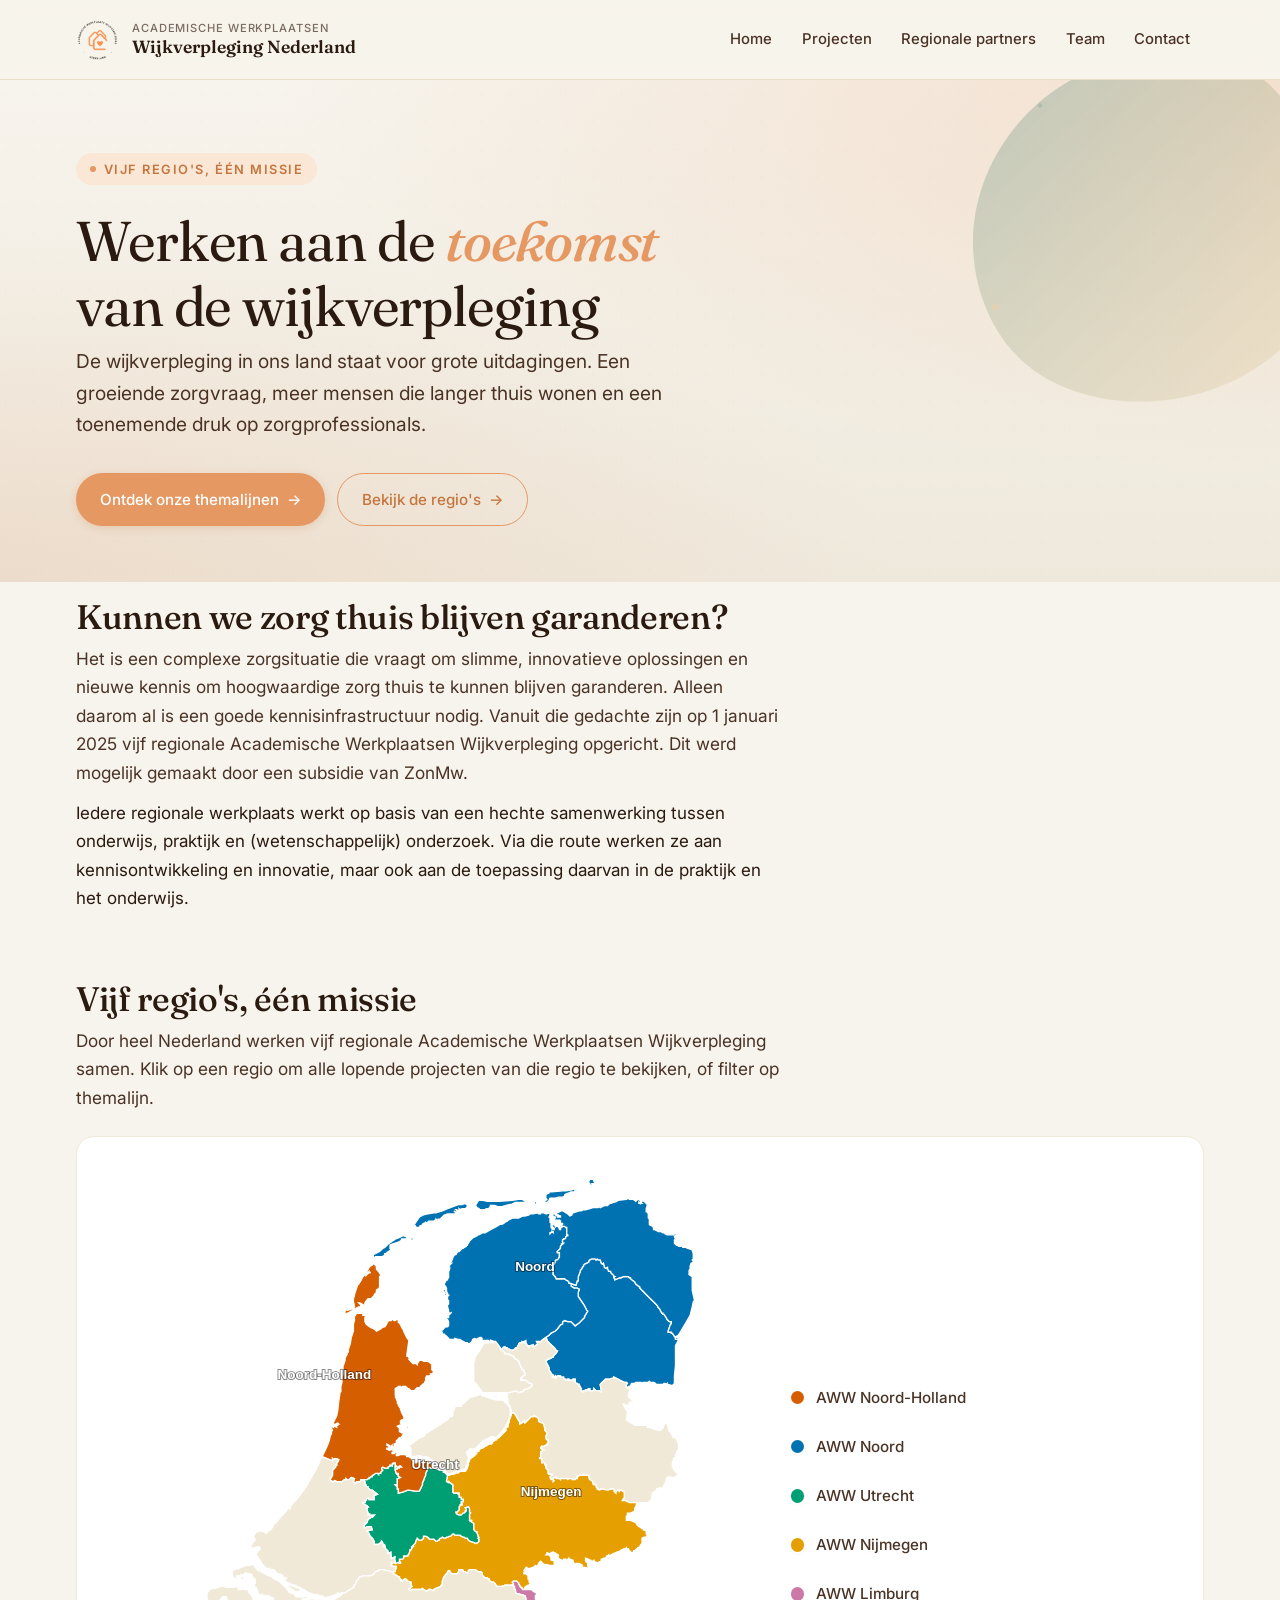
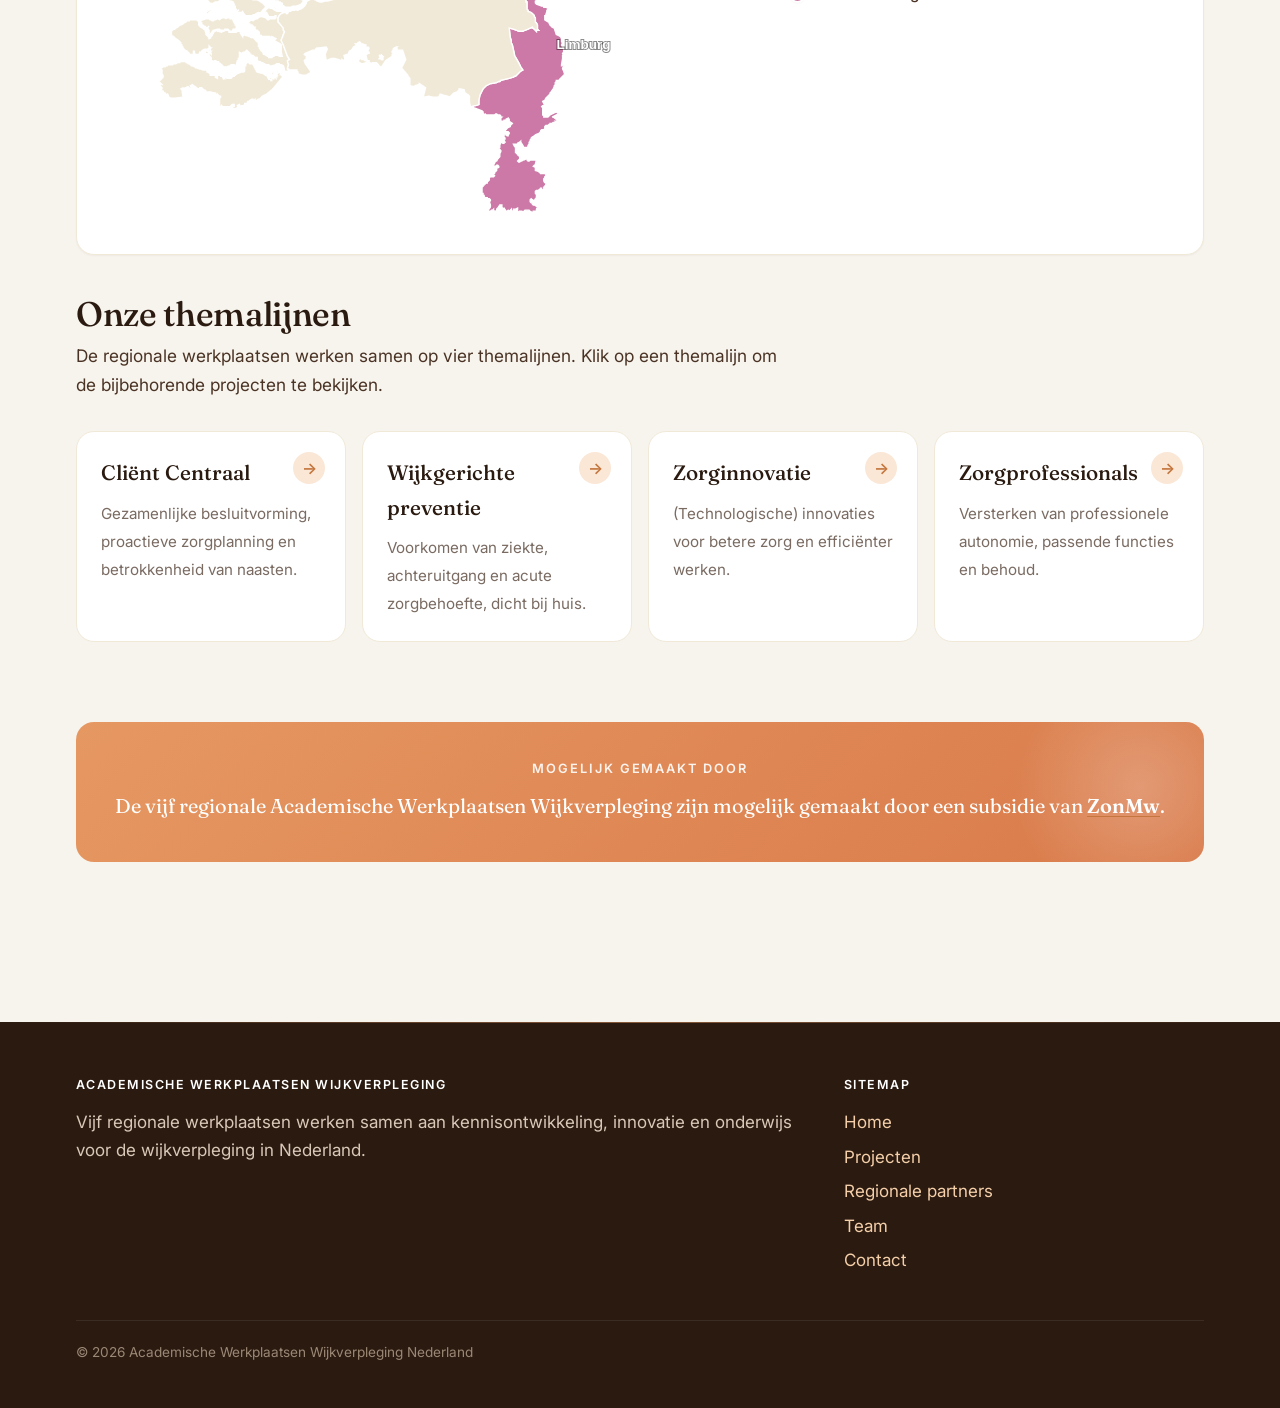
<file: index.html>
<!DOCTYPE html>
<html lang="nl">
<head>
    <meta charset="UTF-8">
    <meta name="viewport" content="width=device-width, initial-scale=1.0">
    <title>Academische Werkplaatsen Wijkverpleging Nederland</title>
    <link rel="icon" type="image/x-icon" href="favicon.ico">
    <link rel="stylesheet" href="styles.css">
</head>
<body>

<header class="site-header">
    <div class="container">
        <a href="index.html" class="brand">
            <img class="brand-mark" src="logo.png" alt="" aria-hidden="true">
            <span class="brand-text">
                <small>Academische Werkplaatsen</small>
                Wijkverpleging Nederland
            </span>
        </a>
        <button class="nav-toggle" aria-expanded="false" aria-controls="main-nav">Menu</button>
        <nav class="site-nav" id="main-nav" aria-label="Hoofdnavigatie">
            <ul>
                <li><a href="index.html">Home</a></li>
                <li><a href="projecten.html">Projecten</a></li>
                <li><a href="regionale-partners.html">Regionale partners</a></li>
                <li><a href="team.html">Team</a></li>
                <li><a href="contact.html">Contact</a></li>
            </ul>
        </nav>
    </div>
</header>

<section class="hero">
    <svg class="hero-shape" viewBox="0 0 400 400" xmlns="http://www.w3.org/2000/svg" aria-hidden="true">
        <defs>
            <linearGradient id="gradA" x1="0" y1="0" x2="1" y2="1">
                <stop offset="0%" stop-color="#1f6f63" stop-opacity="0.5"/>
                <stop offset="100%" stop-color="#e8b86b" stop-opacity="0.35"/>
            </linearGradient>
        </defs>
        <path fill="url(#gradA)" d="M316.7 74.3c28 38.2 51 80.2 50.4 120.8-.6 40.6-24.8 79.8-57 106.6-32.2 26.8-72.4 41.2-114 42.5-41.6 1.3-84.6-10.5-113.6-37.8-29-27.3-44-70.1-42.2-111.1 1.8-41 20.4-80.2 49.4-109.3C118.7 56.9 158.3 37.9 197.8 36c39.5-1.9 90.9 0 118.9 38.3z"/>
        <circle cx="320" cy="110" r="5" fill="#1f6f63" opacity="0.25"/>
        <circle cx="60" cy="260" r="3" fill="#e8b86b" opacity="0.5"/>
        <circle cx="100" cy="80" r="2" fill="#1f6f63" opacity="0.4"/>
    </svg>
    <div class="container">
        <span class="eyebrow">Vijf regio's, één missie</span>
        <h1>Werken aan de <em>toekomst</em> van de wijkverpleging</h1>
        <p class="lead">De wijkverpleging in ons land staat voor grote uitdagingen. Een groeiende zorgvraag, meer mensen die langer thuis wonen en een toenemende druk op zorgprofessionals.</p>
        <div class="hero-actions">
            <a href="#themas" class="button">Ontdek onze themalijnen</a>
            <a href="#regio-kaart" class="button secondary">Bekijk de regio's</a>
        </div>
    </div>
</section>

<main>
    <div class="container">
        <section class="section">
            <h2>Kunnen we zorg thuis blijven garanderen?</h2>
            <p>Het is een complexe zorgsituatie die vraagt om slimme, innovatieve oplossingen en nieuwe kennis om hoogwaardige zorg thuis te kunnen blijven garanderen. Alleen daarom al is een goede kennisinfrastructuur nodig. Vanuit die gedachte zijn op 1 januari 2025 vijf regionale Academische Werkplaatsen Wijkverpleging opgericht. Dit werd mogelijk gemaakt door een subsidie van ZonMw.</p>
            <p>Iedere regionale werkplaats werkt op basis van een hechte samenwerking tussen onderwijs, praktijk en (wetenschappelijk) onderzoek. Via die route werken ze aan kennisontwikkeling en innovatie, maar ook aan de toepassing daarvan in de praktijk en het onderwijs.</p>
        </section>

        <section class="section nl-map-section" aria-labelledby="regio-kaart">
            <h2 id="regio-kaart">Vijf regio's, één missie</h2>
            <p>Door heel Nederland werken vijf regionale Academische Werkplaatsen Wijkverpleging samen. Klik op een regio om alle lopende projecten van die regio te bekijken, of filter op themalijn.</p>
            <div class="nl-map">
                <svg class="nl-map-svg" xmlns="http://www.w3.org/2000/svg" viewBox="0 0 200 236" preserveAspectRatio="xMidYMid meet" role="img" aria-label="Kaart van Nederland met gekleurde AWW-regio's">
                  <style>
                    .nl-province { stroke: #ffffff; stroke-width: 0.5; transition: filter 0.2s; }
                    .nl-link { cursor: pointer; outline: none; }
                    .nl-link:hover .nl-province,
                    .nl-link:focus-visible .nl-province {
                      filter: brightness(1.15) drop-shadow(0 1px 3px rgba(0,0,0,0.25));
                    }
                    .nl-region-label {
                      font-family: -apple-system, "Segoe UI", "Helvetica Neue", Arial, sans-serif;
                      font-size: 5px;
                      font-weight: 700;
                      fill: #ffffff;
                      text-anchor: middle;
                      pointer-events: none;
                      paint-order: stroke;
                      stroke: rgba(0, 0, 0, 0.45);
                      stroke-width: 0.7;
                    }
                  </style>
                
                  
                  
                  
                <a class="nl-link" data-region="noord" href="projecten.html?regio=noord" target="_top">
                  <path class="nl-province" data-province="Drenthe" data-region="noord"
                     style="fill:#0072B2;fill-opacity:1;fill-rule:evenodd"
                     d="M 161.05556,30.326251 L 160.28093,30.713711 L 159.89361,31.101171 L 159.89361,31.488641 L 159.11898,31.876101 L 158.34435,32.263561 L 157.95703,32.651021 L 157.95703,33.038481 L 157.56972,33.425941 L 157.1824,34.200861 L 156.79508,34.588321 L 156.79508,34.975791 L 156.02045,36.913091 L 156.02045,37.300551 L 156.02045,38.462941 L 155.63314,38.462941 L 155.24582,40.012781 L 154.8585,40.012781 L 153.69656,39.625321 L 153.30924,40.400241 L 154.47119,41.175171 L 155.63314,41.175171 L 156.40777,41.562631 L 156.02045,42.725011 L 156.02045,43.887391 L 156.02045,44.274861 L 156.79508,45.437241 L 158.34435,47.762011 L 158.73166,48.536931 L 159.11898,49.311851 L 159.5063,49.699311 L 158.34435,51.636621 L 158.34435,52.024081 L 157.95703,52.411541 L 157.56972,52.799001 L 156.40777,53.961391 L 154.8585,55.123771 L 153.30924,53.573931 L 152.14729,53.573931 L 150.98534,53.186461 L 150.21071,53.573931 L 150.21071,53.961391 L 150.21071,54.348851 L 149.43608,54.736311 L 148.27413,56.286151 L 147.88682,56.673621 L 147.4995,57.061081 L 145.95024,57.836001 L 145.17561,58.610921 L 144.01366,59.385841 L 144.40097,60.160771 L 144.40097,60.548231 L 145.56292,61.710611 L 145.95024,62.098071 L 146.72487,62.872991 L 147.11219,63.260461 L 147.4995,63.647921 L 147.88682,64.422841 L 148.27413,64.422841 L 147.88682,65.197761 L 147.4995,65.585221 L 146.72487,66.360151 L 146.72487,66.747611 L 146.33755,66.747611 L 145.95024,67.135071 L 144.78829,67.522531 L 144.40097,67.909991 L 144.01366,67.909991 L 144.01366,68.297451 L 144.40097,69.072371 L 144.78829,69.847301 L 145.17561,70.622221 L 145.17561,71.009681 L 145.17561,71.397141 L 145.95024,72.559531 L 145.95024,72.946991 L 146.72487,73.334451 L 146.72487,73.721911 L 146.33755,74.109371 L 147.4995,74.496831 L 147.11219,74.109371 L 147.4995,73.721911 L 147.4995,74.109371 L 147.88682,74.496831 L 147.88682,74.109371 L 148.27413,73.721911 L 148.66145,73.721911 L 149.04876,73.721911 L 149.43608,73.721911 L 149.43608,74.109371 L 149.8234,74.109371 L 150.21071,74.109371 L 150.59803,74.109371 L 150.59803,74.496831 L 150.98534,74.884291 L 151.37266,74.884291 L 151.37266,75.271751 L 151.75998,75.271751 L 152.14729,75.271751 L 152.14729,74.884291 L 152.53461,74.884291 L 152.53461,75.271751 L 152.92192,75.271751 L 153.30924,75.271751 L 153.69656,75.271751 L 154.08387,74.884291 L 154.47119,74.884291 L 154.8585,74.884291 L 154.8585,75.271751 L 154.47119,75.271751 L 154.47119,75.659221 L 154.8585,75.659221 L 154.8585,76.046681 L 155.24582,76.434141 L 155.63314,76.434141 L 156.02045,76.821601 L 156.40777,76.821601 L 156.40777,77.209061 L 156.40777,77.596521 L 156.79508,77.596521 L 156.79508,77.983981 L 157.1824,78.371441 L 157.1824,79.146371 L 157.56972,79.533831 L 157.95703,79.533831 L 157.95703,79.146371 L 158.34435,79.146371 L 158.73166,79.146371 L 158.73166,78.758911 L 159.11898,78.758911 L 159.11898,79.146371 L 159.5063,79.146371 L 159.5063,78.758911 L 159.89361,78.371441 L 160.28093,78.371441 L 160.28093,78.758911 L 160.28093,79.146371 L 160.66824,79.146371 L 161.05556,79.533831 L 161.44287,79.146371 L 161.83019,78.758911 L 161.83019,78.371441 L 162.21751,78.758911 L 162.60482,79.146371 L 163.37945,79.146371 L 163.76677,79.146371 L 164.15409,79.533831 L 164.5414,79.533831 L 164.5414,79.146371 L 164.15409,76.821601 L 164.92872,76.046681 L 165.70335,75.271751 L 166.09067,74.884291 L 167.63993,74.884291 L 168.80188,74.496831 L 169.18919,74.496831 L 169.18919,74.109371 L 169.96383,74.496831 L 170.73846,74.884291 L 171.51309,75.271751 L 173.06235,76.046681 L 173.83698,76.046681 L 174.2243,76.434141 L 173.83698,76.821601 L 173.83698,77.209061 L 173.83698,77.596521 L 173.83698,77.983981 L 174.2243,77.983981 L 174.61162,77.596521 L 174.99893,77.596521 L 175.38625,77.209061 L 175.77356,76.434141 L 176.5482,76.434141 L 176.93551,76.434141 L 177.32283,76.046681 L 177.71014,76.046681 L 178.09746,76.046681 L 178.48478,76.046681 L 178.87209,76.046681 L 179.25941,76.046681 L 179.64672,76.434141 L 180.03404,76.046681 L 180.42136,76.046681 L 181.19599,76.046681 L 181.97062,76.046681 L 182.35793,75.659221 L 182.74525,76.046681 L 183.51988,76.046681 L 183.9072,76.046681 L 184.68183,76.434141 L 184.68183,76.821601 L 185.06915,76.821601 L 185.84378,76.821601 L 186.23109,76.821601 L 186.61841,76.821601 L 187.39304,76.821601 L 187.78036,76.434141 L 188.16767,76.434141 L 188.55499,76.821601 L 188.94231,76.434141 L 188.94231,76.821601 L 189.32962,76.821601 L 190.49157,77.209061 L 190.87889,77.209061 L 191.65352,76.434141 L 191.65352,76.046681 L 191.65352,75.271751 L 191.65352,73.721911 L 192.04083,69.847301 L 192.04083,64.810301 L 192.04083,62.485531 L 193.20278,60.160771 L 192.04083,60.160771 L 192.04083,59.385841 L 191.65352,58.998381 L 190.87889,57.836001 L 190.49157,57.836001 L 190.49157,57.448541 L 189.32962,57.448541 L 189.32962,57.061081 L 190.10425,54.736311 L 190.49157,54.348851 L 190.49157,53.573931 L 189.71694,53.573931 L 189.32962,53.186461 L 188.94231,52.799001 L 188.55499,52.024081 L 187.78036,50.861701 L 187.39304,50.861701 L 187.39304,50.474241 L 187.00573,50.474241 L 186.61841,49.699311 L 186.23109,48.924391 L 185.84378,48.536931 L 185.45646,48.149471 L 185.45646,47.762011 L 185.06915,47.374551 L 184.29451,46.599621 L 183.51988,45.824701 L 183.13257,45.437241 L 181.19599,43.499931 L 180.03404,42.337551 L 178.87209,41.175171 L 178.87209,40.787701 L 177.32283,39.625321 L 176.93551,38.850401 L 175.38625,37.688011 L 175.38625,37.300551 L 174.99893,37.300551 L 174.61162,36.913091 L 174.2243,36.913091 L 173.83698,36.913091 L 172.67504,36.913091 L 171.9004,37.300551 L 171.51309,37.300551 L 169.57651,38.075481 L 169.57651,37.688011 L 169.18919,37.300551 L 169.57651,36.913091 L 169.18919,36.913091 L 169.18919,36.525631 L 168.80188,36.138171 L 168.41456,35.750711 L 168.02725,35.363251 L 168.02725,34.975791 L 167.25261,34.975791 L 167.25261,34.588321 L 166.8653,34.200861 L 166.8653,33.813401 L 166.8653,33.425941 L 166.09067,33.813401 L 165.70335,33.425941 L 165.70335,33.038481 L 165.31603,31.876101 L 164.92872,32.263561 L 164.5414,31.876101 L 164.15409,30.713711 L 163.37945,30.713711 L 162.99214,30.326251 L 162.60482,30.713711 L 162.21751,30.326251 L 161.83019,30.326251 L 161.05556,30.326251 z M 192.04083,59.385841 L 192.42815,59.385841 L 192.42815,58.998381 L 192.04083,59.385841 z "
                     id="Drenthe"
                     inkscape:label="Drenthe" />
                </a>
                  <path class="nl-province" data-province="Overijssel"
                     style="fill:#f1e9d8;fill-opacity:1;fill-rule:evenodd"
                     d="M 144.01366,59.385841 L 142.85171,60.160771 L 142.46439,60.548231 L 142.07708,60.935691 L 140.91513,60.935691 L 140.52781,60.935691 L 140.91513,61.710611 L 140.91513,62.098071 L 140.52781,62.098071 L 140.1405,62.485531 L 139.36587,62.872991 L 139.36587,62.098071 L 138.20392,62.485531 L 137.8166,62.872991 L 137.8166,62.485531 L 137.42929,62.485531 L 137.04197,62.098071 L 136.65466,61.323151 L 136.65466,60.548231 L 135.88002,60.935691 L 135.88002,61.323151 L 135.10539,60.935691 L 135.10539,61.323151 L 134.33076,61.323151 L 133.94344,61.710611 L 133.94344,62.098071 L 133.55613,62.485531 L 133.55613,62.872991 L 133.16881,63.260461 L 132.7815,63.260461 L 132.7815,63.647921 L 132.39418,63.647921 L 132.00686,64.035381 L 131.61955,64.035381 L 131.23223,64.035381 L 130.84492,64.035381 L 130.4576,63.647921 L 130.07028,63.647921 L 129.68297,63.647921 L 129.68297,63.260461 L 129.29565,63.260461 L 128.90834,63.260461 L 128.90834,62.872991 L 128.52102,62.872991 L 127.74639,63.647921 L 128.1337,64.422841 L 128.52102,64.810301 L 128.90834,65.197761 L 128.90834,65.585221 L 129.68297,65.585221 L 130.4576,65.585221 L 130.84492,65.972681 L 132.00686,66.360151 L 132.39418,67.135071 L 132.7815,67.522531 L 133.16881,67.522531 L 133.94344,68.297451 L 134.33076,69.459841 L 135.10539,71.009681 L 135.10539,71.397141 L 135.49271,71.397141 L 135.88002,71.784601 L 135.88002,72.172061 L 136.26734,72.559531 L 136.26734,72.946991 L 136.26734,73.334451 L 135.49271,73.721911 L 135.10539,74.109371 L 134.71808,74.496831 L 134.71808,74.884291 L 134.71808,75.271751 L 135.10539,75.271751 L 135.10539,74.884291 L 135.88002,75.271751 L 136.26734,75.271751 L 137.04197,75.659221 L 137.42929,76.046681 L 137.8166,76.434141 L 138.59123,76.434141 L 138.97855,77.209061 L 138.59123,77.596521 L 137.42929,78.371441 L 137.04197,78.371441 L 135.88002,78.758911 L 135.88002,79.146371 L 135.10539,79.533831 L 134.71808,79.533831 L 133.94344,79.921291 L 133.55613,79.533831 L 133.16881,79.146371 L 130.07028,79.921291 L 129.68297,80.308751 L 129.68297,81.083671 L 129.68297,81.471131 L 129.68297,81.858601 L 130.07028,82.246061 L 130.07028,82.633521 L 128.52102,82.246061 L 128.90834,82.633521 L 129.29565,82.633521 L 129.68297,82.633521 L 129.68297,83.020981 L 130.07028,83.408441 L 130.07028,83.795901 L 130.07028,84.183361 L 130.4576,84.570821 L 130.84492,84.958291 L 130.84492,85.345751 L 130.84492,85.733211 L 131.23223,86.120671 L 131.23223,86.895591 L 131.23223,87.670511 L 132.00686,87.283051 L 132.39418,87.670511 L 133.16881,88.832901 L 133.55613,89.607821 L 134.33076,90.770201 L 134.33076,91.545131 L 135.10539,91.157661 L 135.49271,90.770201 L 135.88002,90.382741 L 135.88002,90.770201 L 136.26734,91.157661 L 136.65466,90.770201 L 137.42929,89.995281 L 138.20392,89.220361 L 138.59123,88.832901 L 138.97855,88.832901 L 139.36587,88.832901 L 139.75318,88.445441 L 140.1405,88.832901 L 140.52781,88.832901 L 140.91513,89.220361 L 141.30245,89.607821 L 141.30245,89.995281 L 141.30245,90.382741 L 141.68976,90.770201 L 142.85171,91.157661 L 143.23903,91.545131 L 143.23903,91.932591 L 143.62634,93.094971 L 143.62634,93.869891 L 144.01366,94.257351 L 144.40097,94.644821 L 144.40097,95.419741 L 144.01366,95.807201 L 144.01366,96.194661 L 144.01366,96.969581 L 144.40097,97.357041 L 144.78829,97.357041 L 144.78829,97.744511 L 144.78829,98.131971 L 144.78829,98.906891 L 144.40097,98.906891 L 144.40097,99.294351 L 144.01366,99.294351 L 143.23903,99.681811 L 142.46439,99.681811 L 142.46439,100.06927 L 142.07708,100.06927 L 142.07708,100.45673 L 142.46439,100.8442 L 142.85171,100.8442 L 143.23903,101.23166 L 142.85171,101.23166 L 142.46439,101.61912 L 142.07708,101.61912 L 142.07708,102.39404 L 142.07708,103.16896 L 142.07708,103.94389 L 141.68976,103.94389 L 141.68976,104.33135 L 142.07708,104.33135 L 142.46439,104.33135 L 142.46439,104.71881 L 142.46439,105.88119 L 142.85171,105.88119 L 143.23903,105.88119 L 143.62634,105.88119 L 143.62634,106.26865 L 143.62634,106.65611 L 144.01366,106.65611 L 144.01366,107.8185 L 144.40097,108.20596 L 144.78829,108.59342 L 144.78829,108.98088 L 144.78829,109.36834 L 144.78829,109.7558 L 145.17561,110.14327 L 145.56292,110.14327 L 145.95024,110.14327 L 146.33755,110.14327 L 146.33755,110.53073 L 145.95024,110.53073 L 145.56292,110.91819 L 145.56292,111.30565 L 145.95024,112.08057 L 146.33755,112.08057 L 146.72487,112.08057 L 146.72487,111.69311 L 147.4995,111.30565 L 147.88682,111.30565 L 147.88682,111.69311 L 148.66145,111.69311 L 149.04876,111.69311 L 149.43608,112.08057 L 149.43608,111.69311 L 149.8234,111.69311 L 150.21071,111.69311 L 150.59803,111.69311 L 151.37266,111.69311 L 151.75998,111.69311 L 152.14729,112.08057 L 152.53461,111.69311 L 152.92192,111.69311 L 153.30924,111.69311 L 153.69656,111.69311 L 153.69656,112.08057 L 154.8585,112.08057 L 154.8585,111.69311 L 155.63314,111.69311 L 155.63314,110.91819 L 156.02045,110.91819 L 156.40777,110.53073 L 157.1824,110.53073 L 157.56972,110.53073 L 157.95703,110.14327 L 157.95703,110.53073 L 158.34435,110.53073 L 158.73166,110.53073 L 159.5063,110.53073 L 159.89361,110.53073 L 159.89361,110.91819 L 159.89361,111.30565 L 160.28093,112.08057 L 161.44287,112.85549 L 161.44287,113.63042 L 161.83019,113.63042 L 161.83019,114.01788 L 162.60482,114.01788 L 162.60482,114.7928 L 162.99214,115.18026 L 162.99214,115.56772 L 163.37945,115.56772 L 163.76677,115.95518 L 164.5414,115.56772 L 164.92872,115.56772 L 166.8653,115.95518 L 168.41456,115.56772 L 168.80188,115.56772 L 169.57651,115.95518 L 169.18919,116.34264 L 169.57651,116.73011 L 169.96383,117.11757 L 169.96383,116.73011 L 170.35114,116.34264 L 170.73846,115.95518 L 171.12577,116.34264 L 171.12577,116.73011 L 171.51309,115.95518 L 171.9004,115.95518 L 173.06235,116.73011 L 173.06235,117.11757 L 173.06235,117.50503 L 173.06235,118.66741 L 172.28772,119.8298 L 173.06235,119.8298 L 173.44967,119.8298 L 174.2243,120.21726 L 174.99893,120.60472 L 175.38625,120.60472 L 177.71014,120.60472 L 180.80867,120.60472 L 181.97062,120.60472 L 182.35793,120.21726 L 182.74525,119.8298 L 183.13257,119.44233 L 183.13257,119.05487 L 183.51988,117.11757 L 183.9072,117.11757 L 183.9072,116.73011 L 185.06915,115.95518 L 185.06915,115.56772 L 186.23109,115.18026 L 187.39304,115.18026 L 187.78036,114.40534 L 187.78036,114.01788 L 188.16767,113.63042 L 188.16767,113.24295 L 188.55499,112.85549 L 188.55499,112.46803 L 188.55499,112.08057 L 188.55499,111.69311 L 188.94231,111.30565 L 189.71694,110.91819 L 190.10425,111.30565 L 190.49157,111.30565 L 190.87889,111.30565 L 191.65352,111.30565 L 192.81546,110.53073 L 192.81546,110.14327 L 191.65352,108.59342 L 191.2662,108.20596 L 191.2662,107.43104 L 190.87889,107.43104 L 190.87889,107.04358 L 190.87889,106.65611 L 190.87889,106.26865 L 190.87889,105.88119 L 191.2662,104.71881 L 191.2662,104.33135 L 191.65352,104.33135 L 191.65352,103.94389 L 192.04083,103.94389 L 192.04083,103.55642 L 192.04083,103.16896 L 192.42815,102.39404 L 192.42815,102.00658 L 193.20278,100.8442 L 193.20278,98.906891 L 192.42815,97.357041 L 192.42815,96.969581 L 192.42815,96.582121 L 192.04083,96.582121 L 191.65352,96.582121 L 191.2662,96.582121 L 190.87889,95.807201 L 190.49157,95.032281 L 189.71694,94.257351 L 189.71694,93.869891 L 189.32962,93.094971 L 189.32962,92.320051 L 188.94231,91.545131 L 188.94231,91.157661 L 188.55499,91.157661 L 188.16767,91.157661 L 187.78036,91.932591 L 187.39304,93.094971 L 186.61841,93.482431 L 186.61841,93.869891 L 186.23109,93.869891 L 184.29451,93.482431 L 183.51988,93.094971 L 182.35793,92.707511 L 181.5833,92.707511 L 181.97062,91.932591 L 181.19599,91.932591 L 180.03404,91.932591 L 177.71014,91.932591 L 176.93551,91.932591 L 176.5482,91.545131 L 174.99893,90.770201 L 174.61162,90.382741 L 173.83698,89.995281 L 174.2243,86.895591 L 173.44967,85.733211 L 172.67504,84.183361 L 173.06235,84.183361 L 173.83698,84.570821 L 174.61162,84.570821 L 174.99893,83.408441 L 175.77356,83.408441 L 176.5482,83.795901 L 176.93551,83.408441 L 174.61162,81.471131 L 174.61162,80.696211 L 174.99893,79.146371 L 174.99893,78.758911 L 174.61162,78.371441 L 174.2243,77.983981 L 173.83698,77.983981 L 173.83698,77.596521 L 173.83698,77.209061 L 173.83698,76.821601 L 174.2243,76.434141 L 173.83698,76.046681 L 173.06235,76.046681 L 171.51309,75.271751 L 170.73846,74.884291 L 169.96383,74.496831 L 169.18919,74.109371 L 169.18919,74.496831 L 168.80188,74.496831 L 167.63993,74.884291 L 166.09067,74.884291 L 165.70335,75.271751 L 164.92872,76.046681 L 164.15409,76.821601 L 164.5414,79.146371 L 164.5414,79.533831 L 164.15409,79.533831 L 163.76677,79.146371 L 163.37945,79.146371 L 162.60482,79.146371 L 162.21751,78.758911 L 161.83019,78.371441 L 161.83019,78.758911 L 161.44287,79.146371 L 161.05556,79.533831 L 160.66824,79.146371 L 160.28093,79.146371 L 160.28093,78.758911 L 160.28093,78.371441 L 159.89361,78.371441 L 159.5063,78.758911 L 159.5063,79.146371 L 159.11898,79.146371 L 159.11898,78.758911 L 158.73166,78.758911 L 158.73166,79.146371 L 158.34435,79.146371 L 157.95703,79.146371 L 157.95703,79.533831 L 157.56972,79.533831 L 157.1824,79.146371 L 157.1824,78.371441 L 156.79508,77.983981 L 156.79508,77.596521 L 156.40777,77.596521 L 156.40777,77.209061 L 156.40777,76.821601 L 156.02045,76.821601 L 155.63314,76.434141 L 155.24582,76.434141 L 154.8585,76.046681 L 154.8585,75.659221 L 154.47119,75.659221 L 154.47119,75.271751 L 154.8585,75.271751 L 154.8585,74.884291 L 154.47119,74.884291 L 154.08387,74.884291 L 153.69656,75.271751 L 153.30924,75.271751 L 152.92192,75.271751 L 152.53461,75.271751 L 152.53461,74.884291 L 152.14729,74.884291 L 152.14729,75.271751 L 151.75998,75.271751 L 151.37266,75.271751 L 151.37266,74.884291 L 150.98534,74.884291 L 150.59803,74.496831 L 150.59803,74.109371 L 150.21071,74.109371 L 149.8234,74.109371 L 149.43608,74.109371 L 149.43608,73.721911 L 149.04876,73.721911 L 148.66145,73.721911 L 148.27413,73.721911 L 147.88682,74.109371 L 147.88682,74.496831 L 147.4995,74.109371 L 147.4995,73.721911 L 147.11219,74.109371 L 147.4995,74.496831 L 146.33755,74.109371 L 146.72487,73.721911 L 146.72487,73.334451 L 145.95024,72.946991 L 145.95024,72.559531 L 145.17561,71.397141 L 145.17561,71.009681 L 145.17561,70.622221 L 144.78829,69.847301 L 144.40097,69.072371 L 144.01366,68.297451 L 144.01366,67.909991 L 144.40097,67.909991 L 144.78829,67.522531 L 145.95024,67.135071 L 146.33755,66.747611 L 146.72487,66.747611 L 146.72487,66.360151 L 147.4995,65.585221 L 147.88682,65.197761 L 148.27413,64.422841 L 147.88682,64.422841 L 147.4995,63.647921 L 147.11219,63.260461 L 146.72487,62.872991 L 145.95024,62.098071 L 145.56292,61.710611 L 144.40097,60.548231 L 144.40097,60.160771 L 144.01366,59.385841 z M 146.72487,112.08057 L 146.72487,112.46803 L 146.72487,112.85549 L 147.11219,112.46803 L 146.72487,112.08057 z "
                     id="Overijssel"
                     inkscape:label="Overijssel" />
                <a class="nl-link" data-region="nijmegen" href="projecten.html?regio=nijmegen" target="_top">
                  <path class="nl-province" data-province="Gelderland" data-region="nijmegen"
                     style="fill:#E69F00;fill-opacity:1;fill-rule:evenodd"
                     d="M 132.00686,87.283051 L 131.23223,87.670511 L 131.23223,88.057971 L 130.84492,89.220361 L 130.4576,89.995281 L 130.4576,90.382741 L 130.4576,90.770201 L 130.07028,91.545131 L 130.07028,91.932591 L 130.07028,92.320051 L 129.68297,91.932591 L 129.68297,92.707511 L 129.29565,92.707511 L 129.29565,92.320051 L 129.29565,91.932591 L 128.90834,92.707511 L 128.90834,93.094971 L 129.29565,93.094971 L 129.29565,93.482431 L 128.90834,93.482431 L 129.29565,93.869891 L 128.90834,94.257351 L 128.52102,94.644821 L 127.35907,95.807201 L 126.58444,96.582121 L 125.80981,96.969581 L 125.80981,97.357041 L 125.42249,97.357041 L 125.03518,97.744511 L 124.64786,97.744511 L 124.26055,98.131971 L 124.26055,98.519431 L 123.87323,98.519431 L 123.87323,98.906891 L 123.48591,98.906891 L 123.0986,98.906891 L 122.32397,99.294351 L 121.93665,99.681811 L 121.54933,99.681811 L 121.16202,100.06927 L 120.38739,100.45673 L 120.00007,100.45673 L 119.61275,100.8442 L 119.22544,101.23166 L 119.22544,101.61912 L 118.83812,101.61912 L 118.45081,101.61912 L 118.45081,102.00658 L 118.45081,102.39404 L 118.06349,102.39404 L 118.06349,102.7815 L 117.67617,102.7815 L 117.67617,103.16896 L 117.28886,103.16896 L 117.28886,103.55642 L 116.51423,103.94389 L 116.12691,104.33135 L 115.7396,104.71881 L 115.7396,105.10627 L 115.35228,105.88119 L 115.35228,106.65611 L 114.96496,107.43104 L 114.96496,107.8185 L 114.57765,108.59342 L 114.19033,108.98088 L 112.64107,108.98088 L 112.25375,108.98088 L 111.47912,109.7558 L 111.0918,109.36834 L 110.70449,109.7558 L 109.54254,110.14327 L 108.76791,110.14327 L 108.38059,110.53073 L 107.60596,110.53073 L 107.21864,112.46803 L 107.21864,112.85549 L 107.99328,113.24295 L 107.99328,112.85549 L 109.54254,114.01788 L 109.54254,114.40534 L 109.54254,114.7928 L 109.54254,115.18026 L 109.54254,115.56772 L 109.54254,116.73011 L 109.92986,117.11757 L 111.86644,117.11757 L 111.86644,117.50503 L 111.47912,117.50503 L 111.86644,117.89249 L 111.86644,118.27995 L 111.86644,118.66741 L 112.25375,118.66741 L 112.64107,118.66741 L 112.64107,119.44233 L 113.4157,119.44233 L 113.4157,119.8298 L 113.4157,120.21726 L 112.64107,120.21726 L 112.64107,120.60472 L 112.64107,120.99218 L 113.02838,120.99218 L 113.02838,121.37964 L 112.64107,121.37964 L 112.25375,121.37964 L 112.25375,121.7671 L 111.86644,122.15456 L 111.86644,122.92949 L 111.86644,123.31695 L 111.47912,123.70441 L 111.0918,124.09187 L 110.70449,124.09187 L 110.70449,124.47933 L 111.0918,124.86679 L 111.86644,125.25425 L 112.25375,125.25425 L 112.64107,125.25425 L 113.02838,124.86679 L 113.4157,124.47933 L 113.80302,124.47933 L 114.19033,124.09187 L 114.19033,123.70441 L 114.57765,123.70441 L 114.57765,123.31695 L 114.57765,122.92949 L 114.19033,122.54202 L 115.35228,122.15456 L 115.7396,122.92949 L 115.7396,123.31695 L 115.7396,123.70441 L 115.7396,124.09187 L 116.12691,124.47933 L 115.7396,124.86679 L 115.7396,125.25425 L 115.7396,127.19156 L 116.51423,127.19156 L 116.51423,127.57902 L 116.12691,127.57902 L 117.28886,128.35394 L 117.28886,129.51633 L 117.28886,129.90379 L 117.28886,130.29125 L 117.28886,130.67871 L 117.67617,131.06617 L 118.06349,131.45363 L 118.45081,131.45363 L 118.45081,131.84109 L 118.83812,132.61602 L 118.83812,133.00348 L 119.22544,133.39094 L 118.83812,133.7784 L 119.22544,134.16586 L 119.22544,134.55332 L 119.22544,134.94078 L 118.83812,135.32825 L 118.06349,135.71571 L 117.28886,135.32825 L 116.12691,134.94078 L 115.35228,134.55332 L 114.96496,133.7784 L 114.57765,133.7784 L 114.19033,133.7784 L 113.80302,133.39094 L 113.4157,133.39094 L 112.64107,133.00348 L 112.25375,132.61602 L 111.86644,132.61602 L 111.47912,132.61602 L 110.31717,132.61602 L 109.92986,132.22856 L 109.54254,132.22856 L 109.15522,132.61602 L 108.76791,133.00348 L 108.38059,133.00348 L 107.60596,133.39094 L 107.21864,133.39094 L 106.83133,133.7784 L 106.44401,133.7784 L 105.66938,133.39094 L 105.28207,133.7784 L 104.89475,133.7784 L 104.50743,134.16586 L 104.50743,134.55332 L 104.12012,134.55332 L 103.7328,134.94078 L 103.34549,134.94078 L 102.95817,134.55332 L 102.57085,134.16586 L 101.40891,134.16586 L 101.02159,134.16586 L 100.24696,133.39094 L 99.472327,133.00348 L 99.085007,133.00348 L 98.697687,133.00348 L 98.697687,133.7784 L 98.310377,134.16586 L 97.923057,134.55332 L 97.535747,134.55332 L 97.148427,134.55332 L 96.761107,134.16586 L 96.373797,133.7784 L 95.986477,134.55332 L 95.599167,135.71571 L 94.824537,136.49063 L 94.437217,136.87809 L 94.824537,136.87809 L 94.437217,137.26555 L 94.049897,138.04047 L 93.662587,138.04047 L 93.662587,138.42794 L 93.275267,139.59032 L 92.887957,139.97778 L 92.887957,140.36524 L 92.500637,140.36524 L 91.726007,140.36524 L 91.338687,140.36524 L 91.338687,141.14016 L 90.951377,141.52762 L 90.564057,141.52762 L 90.176737,141.52762 L 89.789427,141.52762 L 89.789427,141.91509 L 89.789427,142.30255 L 90.176737,142.69001 L 90.176737,143.07747 L 89.789427,143.07747 L 89.402107,142.69001 L 88.240157,143.07747 L 87.852847,142.69001 L 87.078217,143.07747 L 86.690897,142.69001 L 86.690897,143.07747 L 86.690897,143.46493 L 87.078217,143.85239 L 86.690897,143.85239 L 87.078217,144.23985 L 87.465527,144.23985 L 87.852847,144.23985 L 88.627477,144.23985 L 88.240157,145.7897 L 88.240157,146.17716 L 87.465527,146.17716 L 87.465527,146.56462 L 87.465527,146.95208 L 87.852847,146.95208 L 88.240157,147.33954 L 89.014797,147.727 L 89.402107,148.11447 L 89.789427,148.11447 L 89.789427,148.50193 L 90.176737,148.88939 L 90.176737,149.27685 L 90.564057,149.27685 L 90.564057,149.66431 L 90.951377,149.66431 L 91.338687,149.27685 L 91.726007,148.88939 L 92.113317,148.88939 L 92.500637,149.27685 L 92.887957,149.66431 L 94.049897,150.05177 L 94.049897,150.43923 L 94.049897,150.82669 L 94.049897,151.21416 L 94.437217,151.60162 L 94.049897,151.98908 L 93.662587,152.37654 L 93.275267,152.37654 L 93.275267,152.764 L 93.662587,153.15146 L 94.437217,152.764 L 95.211847,152.764 L 95.986477,152.764 L 96.373797,152.764 L 97.148427,152.764 L 97.535747,152.764 L 97.923057,152.764 L 98.310377,152.37654 L 98.697687,152.764 L 99.472327,153.15146 L 99.859637,153.53892 L 100.24696,153.15146 L 100.63427,152.764 L 101.40891,152.764 L 102.18354,153.15146 L 102.57085,153.15146 L 102.57085,152.764 L 103.34549,152.37654 L 105.28207,151.60162 L 105.28207,151.21416 L 105.66938,151.21416 L 105.66938,150.43923 L 105.66938,149.66431 L 106.0567,148.88939 L 106.0567,148.50193 L 106.83133,147.33954 L 107.21864,146.95208 L 107.60596,146.56462 L 107.60596,146.17716 L 107.99328,145.7897 L 108.38059,145.7897 L 108.38059,146.17716 L 108.76791,146.56462 L 109.15522,146.95208 L 109.54254,146.95208 L 110.31717,146.95208 L 111.0918,146.95208 L 111.47912,146.56462 L 111.86644,145.7897 L 111.86644,145.40224 L 112.25375,145.40224 L 112.64107,145.40224 L 113.02838,145.40224 L 113.4157,145.7897 L 113.4157,146.17716 L 113.80302,146.17716 L 114.19033,146.17716 L 114.57765,146.56462 L 114.96496,146.56462 L 115.35228,146.17716 L 115.35228,145.7897 L 115.7396,145.40224 L 116.12691,145.40224 L 116.90154,145.40224 L 117.28886,145.40224 L 117.67617,145.40224 L 118.45081,145.7897 L 118.83812,146.17716 L 119.22544,146.17716 L 120.00007,146.17716 L 120.38739,146.56462 L 120.38739,147.33954 L 120.7747,147.727 L 121.16202,148.11447 L 121.54933,148.50193 L 121.93665,148.50193 L 122.32397,148.50193 L 122.71128,148.88939 L 123.0986,148.88939 L 123.0986,149.66431 L 123.48591,149.66431 L 123.87323,150.05177 L 124.26055,150.05177 L 124.64786,150.05177 L 125.03518,150.43923 L 125.42249,150.82669 L 125.42249,151.21416 L 125.80981,151.60162 L 126.19713,151.60162 L 126.58444,151.60162 L 127.35907,151.60162 L 127.74639,151.60162 L 128.90834,151.21416 L 129.29565,151.21416 L 130.4576,151.21416 L 131.23223,151.21416 L 131.61955,151.21416 L 132.00686,151.21416 L 132.00686,150.82669 L 132.00686,150.43923 L 131.61955,150.05177 L 132.00686,149.66431 L 132.7815,149.66431 L 133.16881,149.66431 L 133.55613,150.05177 L 133.94344,150.43923 L 133.94344,150.82669 L 134.33076,151.21416 L 134.33076,151.60162 L 134.71808,151.98908 L 135.10539,151.98908 L 135.10539,152.37654 L 135.49271,152.764 L 135.88002,152.764 L 136.26734,152.37654 L 136.26734,151.98908 L 136.65466,151.60162 L 137.42929,151.21416 L 137.8166,151.21416 L 138.20392,150.43923 L 138.20392,150.05177 L 137.8166,150.05177 L 137.8166,149.27685 L 138.20392,149.27685 L 137.8166,148.88939 L 137.42929,148.88939 L 137.42929,148.50193 L 137.42929,148.11447 L 137.42929,147.727 L 136.65466,146.95208 L 136.26734,146.95208 L 135.88002,146.95208 L 135.88002,146.56462 L 136.26734,146.17716 L 136.65466,146.17716 L 135.88002,145.7897 L 136.65466,144.62731 L 137.04197,144.62731 L 137.04197,145.01478 L 137.8166,145.01478 L 138.20392,145.01478 L 138.97855,144.62731 L 139.36587,144.62731 L 139.75318,144.23985 L 140.1405,143.85239 L 140.52781,144.23985 L 140.91513,143.85239 L 141.30245,143.46493 L 141.68976,143.46493 L 141.30245,143.07747 L 141.68976,142.69001 L 142.07708,142.30255 L 142.46439,142.69001 L 143.23903,143.46493 L 143.62634,143.46493 L 144.01366,143.46493 L 145.56292,143.85239 L 146.72487,143.85239 L 147.11219,144.23985 L 147.11219,143.46493 L 147.11219,143.07747 L 147.11219,142.69001 L 147.11219,142.30255 L 146.33755,141.91509 L 145.95024,141.91509 L 145.95024,141.52762 L 145.95024,141.14016 L 145.56292,140.36524 L 145.17561,139.97778 L 144.40097,139.97778 L 144.01366,139.97778 L 144.40097,139.59032 L 144.40097,139.20286 L 144.78829,139.20286 L 145.17561,139.59032 L 146.72487,138.8154 L 147.11219,139.20286 L 147.4995,139.20286 L 147.88682,139.59032 L 148.66145,139.97778 L 148.66145,140.36524 L 147.88682,140.36524 L 148.27413,140.7527 L 148.66145,141.14016 L 149.04876,141.52762 L 149.8234,141.91509 L 150.59803,141.91509 L 150.59803,141.52762 L 151.37266,141.52762 L 151.75998,141.91509 L 152.14729,141.91509 L 152.14729,141.52762 L 152.53461,141.52762 L 152.53461,141.14016 L 152.92192,141.52762 L 154.08387,141.91509 L 154.08387,142.30255 L 154.47119,143.07747 L 154.47119,143.46493 L 155.24582,143.07747 L 156.02045,143.07747 L 156.40777,143.07747 L 156.79508,143.46493 L 157.1824,143.46493 L 157.56972,143.85239 L 157.56972,144.23985 L 157.56972,144.62731 L 157.95703,144.62731 L 158.34435,144.62731 L 158.73166,144.62731 L 159.5063,145.01478 L 159.89361,145.01478 L 159.5063,144.23985 L 159.89361,144.62731 L 159.5063,143.85239 L 159.5063,143.46493 L 159.89361,143.07747 L 159.5063,143.07747 L 159.5063,142.69001 L 159.11898,142.69001 L 158.73166,142.30255 L 158.73166,141.91509 L 158.73166,141.14016 L 159.5063,141.52762 L 159.89361,141.52762 L 160.28093,141.91509 L 160.66824,141.91509 L 160.66824,142.30255 L 161.05556,142.30255 L 161.44287,142.30255 L 161.83019,141.91509 L 162.21751,142.69001 L 162.60482,142.69001 L 162.99214,143.07747 L 163.37945,142.69001 L 164.5414,142.30255 L 164.5414,141.91509 L 164.5414,141.52762 L 164.92872,141.52762 L 165.31603,141.14016 L 165.70335,141.14016 L 166.09067,141.14016 L 166.47798,140.7527 L 166.47798,140.36524 L 166.8653,140.36524 L 167.25261,139.97778 L 167.25261,140.36524 L 167.63993,140.36524 L 168.02725,139.97778 L 168.80188,139.59032 L 170.73846,138.8154 L 171.12577,138.8154 L 171.51309,138.8154 L 171.51309,138.42794 L 172.28772,138.04047 L 173.06235,137.65301 L 173.44967,137.65301 L 173.83698,137.26555 L 173.83698,137.65301 L 174.2243,137.65301 L 174.61162,137.65301 L 174.61162,138.04047 L 174.99893,138.42794 L 175.77356,139.20286 L 176.5482,138.8154 L 176.5482,138.42794 L 176.93551,138.42794 L 177.32283,138.04047 L 177.71014,138.04047 L 177.71014,137.65301 L 178.09746,137.26555 L 178.48478,137.26555 L 179.25941,136.10317 L 179.64672,135.71571 L 179.64672,135.32825 L 179.64672,134.94078 L 179.64672,133.7784 L 180.42136,133.39094 L 181.19599,133.39094 L 181.5833,132.61602 L 181.19599,132.22856 L 181.19599,131.45363 L 181.19599,131.06617 L 180.03404,130.67871 L 180.42136,130.67871 L 178.09746,129.12887 L 177.71014,128.7414 L 177.32283,127.96648 L 175.38625,127.19156 L 173.83698,127.19156 L 173.83698,126.8041 L 173.83698,126.02918 L 173.83698,125.64171 L 174.2243,125.25425 L 174.2243,124.86679 L 174.2243,124.47933 L 175.38625,124.47933 L 176.16088,124.09187 L 176.93551,123.70441 L 176.93551,123.31695 L 176.93551,122.92949 L 176.93551,122.54202 L 177.32283,122.54202 L 177.32283,122.15456 L 177.71014,120.60472 L 175.38625,120.60472 L 174.99893,120.60472 L 174.2243,120.21726 L 173.44967,119.8298 L 173.06235,119.8298 L 172.28772,119.8298 L 173.06235,118.66741 L 173.06235,117.50503 L 173.06235,117.11757 L 173.06235,116.73011 L 171.9004,115.95518 L 171.51309,115.95518 L 171.12577,116.73011 L 171.12577,116.34264 L 170.73846,115.95518 L 170.35114,116.34264 L 169.96383,116.73011 L 169.96383,117.11757 L 169.57651,116.73011 L 169.18919,116.34264 L 169.57651,115.95518 L 168.80188,115.56772 L 168.41456,115.56772 L 166.8653,115.95518 L 164.92872,115.56772 L 164.5414,115.56772 L 163.76677,115.95518 L 163.37945,115.56772 L 162.99214,115.56772 L 162.99214,115.18026 L 162.60482,114.7928 L 162.60482,114.01788 L 161.83019,114.01788 L 161.83019,113.63042 L 161.44287,113.63042 L 161.44287,112.85549 L 160.28093,112.08057 L 159.89361,111.30565 L 159.89361,110.91819 L 159.89361,110.53073 L 159.5063,110.53073 L 158.73166,110.53073 L 158.34435,110.53073 L 157.95703,110.53073 L 157.95703,110.14327 L 157.56972,110.53073 L 157.1824,110.53073 L 156.40777,110.53073 L 156.02045,110.91819 L 155.63314,110.91819 L 155.63314,111.69311 L 154.8585,111.69311 L 154.8585,112.08057 L 153.69656,112.08057 L 153.69656,111.69311 L 153.30924,111.69311 L 152.92192,111.69311 L 152.53461,111.69311 L 152.14729,112.08057 L 151.75998,111.69311 L 151.37266,111.69311 L 150.59803,111.69311 L 150.21071,111.69311 L 149.8234,111.69311 L 149.43608,111.69311 L 149.43608,112.08057 L 149.04876,111.69311 L 148.66145,111.69311 L 147.88682,111.69311 L 147.88682,111.30565 L 147.4995,111.30565 L 146.72487,111.69311 L 146.72487,112.08057 L 147.11219,112.46803 L 146.72487,112.85549 L 146.72487,112.46803 L 146.72487,112.08057 L 146.33755,112.08057 L 145.95024,112.08057 L 145.56292,111.30565 L 145.56292,110.91819 L 145.95024,110.53073 L 146.33755,110.53073 L 146.33755,110.14327 L 145.95024,110.14327 L 145.56292,110.14327 L 145.17561,110.14327 L 144.78829,109.7558 L 144.78829,109.36834 L 144.78829,108.98088 L 144.78829,108.59342 L 144.40097,108.20596 L 144.01366,107.8185 L 144.01366,106.65611 L 143.62634,106.65611 L 143.62634,106.26865 L 143.62634,105.88119 L 143.23903,105.88119 L 142.85171,105.88119 L 142.46439,105.88119 L 142.46439,104.71881 L 142.46439,104.33135 L 142.07708,104.33135 L 141.68976,104.33135 L 141.68976,103.94389 L 142.07708,103.94389 L 142.07708,103.16896 L 142.07708,102.39404 L 142.07708,101.61912 L 142.46439,101.61912 L 142.85171,101.23166 L 143.23903,101.23166 L 142.85171,100.8442 L 142.46439,100.8442 L 142.07708,100.45673 L 142.07708,100.06927 L 142.46439,100.06927 L 142.46439,99.681811 L 143.23903,99.681811 L 144.01366,99.294351 L 144.40097,99.294351 L 144.40097,98.906891 L 144.78829,98.906891 L 144.78829,98.131971 L 144.78829,97.744511 L 144.78829,97.357041 L 144.40097,97.357041 L 144.01366,96.969581 L 144.01366,96.194661 L 144.01366,95.807201 L 144.40097,95.419741 L 144.40097,94.644821 L 144.01366,94.257351 L 143.62634,93.869891 L 143.62634,93.094971 L 143.23903,91.932591 L 143.23903,91.545131 L 142.85171,91.157661 L 141.68976,90.770201 L 141.30245,90.382741 L 141.30245,89.995281 L 141.30245,89.607821 L 140.91513,89.220361 L 140.52781,88.832901 L 140.1405,88.832901 L 139.75318,88.445441 L 139.36587,88.832901 L 138.97855,88.832901 L 138.59123,88.832901 L 138.20392,89.220361 L 137.42929,89.995281 L 136.65466,90.770201 L 136.26734,91.157661 L 135.88002,90.770201 L 135.88002,90.382741 L 135.49271,90.770201 L 135.10539,91.157661 L 134.33076,91.545131 L 134.33076,90.770201 L 133.55613,89.607821 L 133.16881,88.832901 L 132.39418,87.670511 L 132.00686,87.283051 z M 119.22544,101.23166 L 118.45081,100.8442 L 118.83812,101.23166 L 119.22544,101.23166 z "
                     id="Gelderland"
                     inkscape:label="Gelderland" />
                </a>
                <a class="nl-link" data-region="utrecht" href="projecten.html?regio=utrecht" target="_top">
                  <path class="nl-province" data-province="Utrecht" data-region="utrecht"
                     style="fill:#009E73;fill-opacity:1;fill-rule:evenodd"
                     d="M 87.465527,105.88119 L 87.465527,106.26865 L 87.078217,106.26865 L 87.078217,106.65611 L 87.078217,107.04358 L 86.303577,106.65611 L 86.303577,107.04358 L 85.528947,107.43104 L 85.528947,107.8185 L 85.141637,107.8185 L 84.754317,107.8185 L 84.366997,107.8185 L 83.592367,107.43104 L 83.205057,107.8185 L 83.205057,108.20596 L 83.592367,108.59342 L 83.205057,108.98088 L 82.817737,109.36834 L 82.817737,109.7558 L 82.430427,109.7558 L 82.043107,109.7558 L 82.043107,110.14327 L 81.655787,109.7558 L 81.268477,109.7558 L 80.881157,109.7558 L 80.493847,110.14327 L 79.719207,110.53073 L 79.719207,110.91819 L 79.331897,110.91819 L 78.944577,111.30565 L 78.557267,111.30565 L 78.557267,111.69311 L 78.169947,111.69311 L 77.782627,112.08057 L 77.395317,112.08057 L 77.007997,112.08057 L 76.620687,112.08057 L 76.620687,112.46803 L 77.007997,112.85549 L 77.007997,113.63042 L 77.007997,114.01788 L 77.395317,114.01788 L 77.395317,114.40534 L 77.782627,114.7928 L 78.169947,114.7928 L 78.169947,115.18026 L 78.557267,115.56772 L 78.944577,115.95518 L 79.719207,115.95518 L 80.106527,116.34264 L 81.655787,117.50503 L 80.493847,117.89249 L 80.493847,119.44233 L 80.106527,119.44233 L 79.719207,119.44233 L 78.944577,119.44233 L 78.557267,119.44233 L 78.557267,119.05487 L 77.782627,119.05487 L 77.395317,119.44233 L 77.007997,119.8298 L 77.395317,119.8298 L 77.007997,120.21726 L 77.007997,120.60472 L 76.620687,120.60472 L 76.233367,120.60472 L 76.233367,120.99218 L 77.782627,121.7671 L 78.169947,122.15456 L 77.782627,122.15456 L 77.782627,123.31695 L 78.169947,124.47933 L 78.169947,124.86679 L 78.557267,124.86679 L 78.169947,125.25425 L 78.944577,125.25425 L 80.493847,125.25425 L 80.106527,125.64171 L 79.719207,126.02918 L 79.331897,126.02918 L 78.169947,126.8041 L 77.782627,127.96648 L 77.395317,128.35394 L 77.007997,128.35394 L 77.007997,128.7414 L 76.620687,129.12887 L 77.007997,129.90379 L 77.395317,129.90379 L 77.782627,129.51633 L 78.169947,129.51633 L 78.557267,129.51633 L 78.944577,129.51633 L 79.331897,129.51633 L 79.719207,130.67871 L 79.331897,130.67871 L 77.782627,131.06617 L 78.169947,131.45363 L 78.557267,132.22856 L 78.944577,133.00348 L 79.331897,133.39094 L 79.719207,133.7784 L 80.106527,134.16586 L 80.106527,134.55332 L 80.493847,134.94078 L 80.493847,135.71571 L 80.493847,136.10317 L 80.881157,136.10317 L 81.655787,136.10317 L 82.043107,136.10317 L 82.430427,135.71571 L 82.817737,135.71571 L 82.817737,135.32825 L 83.205057,135.32825 L 83.195317,134.91788 L 83.495317,135.21788 L 83.895317,136.81788 L 84.095317,136.51788 L 84.295317,136.31788 L 84.695317,137.81788 L 85.095317,138.01788 L 85.095317,138.31788 L 85.495317,138.51788 L 85.495317,139.51788 L 86.595317,139.01788 L 86.595317,139.61788 L 86.695317,140.11788 L 86.695317,140.81788 L 86.595317,141.11788 L 86.695317,141.41788 L 88.095317,140.71788 L 87.995317,141.61788 L 88.095317,141.91788 L 88.295317,142.51788 L 88.240157,143.07747 L 89.402107,142.69001 L 89.789427,143.07747 L 90.176737,143.07747 L 90.176737,142.69001 L 89.789427,142.30255 L 89.789427,141.91509 L 89.789427,141.52762 L 90.176737,141.52762 L 90.564057,141.52762 L 90.951377,141.52762 L 91.338687,141.14016 L 91.338687,140.36524 L 91.726007,140.36524 L 92.500637,140.36524 L 92.887957,140.36524 L 92.887957,139.97778 L 93.275267,139.59032 L 93.662587,138.42794 L 93.662587,138.04047 L 94.049897,138.04047 L 94.437217,137.26555 L 94.824537,136.87809 L 94.437217,136.87809 L 94.824537,136.49063 L 95.599167,135.71571 L 95.986477,134.55332 L 96.373797,133.7784 L 96.761107,134.16586 L 97.148427,134.55332 L 97.535747,134.55332 L 97.923057,134.55332 L 98.310377,134.16586 L 98.697687,133.7784 L 98.697687,133.00348 L 99.085007,133.00348 L 99.472327,133.00348 L 100.24696,133.39094 L 101.02159,134.16586 L 101.40891,134.16586 L 102.57085,134.16586 L 102.95817,134.55332 L 103.34549,134.94078 L 103.7328,134.94078 L 104.12012,134.55332 L 104.50743,134.55332 L 104.50743,134.16586 L 104.89475,133.7784 L 105.28207,133.7784 L 105.66938,133.39094 L 106.44401,133.7784 L 106.83133,133.7784 L 107.21864,133.39094 L 107.60596,133.39094 L 108.38059,133.00348 L 108.76791,133.00348 L 109.15522,132.61602 L 109.54254,132.22856 L 109.92986,132.22856 L 110.31717,132.61602 L 111.47912,132.61602 L 111.86644,132.61602 L 112.25375,132.61602 L 112.64107,133.00348 L 113.4157,133.39094 L 113.80302,133.39094 L 114.19033,133.7784 L 114.57765,133.7784 L 114.96496,133.7784 L 115.35228,134.55332 L 116.12691,134.94078 L 117.28886,135.32825 L 118.06349,135.71571 L 118.83812,135.32825 L 119.22544,134.94078 L 119.22544,134.55332 L 119.22544,134.16586 L 118.83812,133.7784 L 119.22544,133.39094 L 118.83812,133.00348 L 118.83812,132.61602 L 118.45081,131.84109 L 118.45081,131.45363 L 118.06349,131.45363 L 117.67617,131.06617 L 117.28886,130.67871 L 117.28886,130.29125 L 117.28886,129.90379 L 117.28886,129.51633 L 117.28886,128.35394 L 116.12691,127.57902 L 116.51423,127.57902 L 116.51423,127.19156 L 115.7396,127.19156 L 115.7396,125.25425 L 115.7396,124.86679 L 116.12691,124.47933 L 115.7396,124.09187 L 115.7396,123.70441 L 115.7396,123.31695 L 115.7396,122.92949 L 115.35228,122.15456 L 114.19033,122.54202 L 114.57765,122.92949 L 114.57765,123.31695 L 114.57765,123.70441 L 114.19033,123.70441 L 114.19033,124.09187 L 113.80302,124.47933 L 113.4157,124.47933 L 113.02838,124.86679 L 112.64107,125.25425 L 112.25375,125.25425 L 111.86644,125.25425 L 111.0918,124.86679 L 110.70449,124.47933 L 110.70449,124.09187 L 111.0918,124.09187 L 111.47912,123.70441 L 111.86644,123.31695 L 111.86644,122.92949 L 111.86644,122.15456 L 112.25375,121.7671 L 112.25375,121.37964 L 112.64107,121.37964 L 113.02838,121.37964 L 113.02838,120.99218 L 112.64107,120.99218 L 112.64107,120.60472 L 112.64107,120.21726 L 113.4157,120.21726 L 113.4157,119.8298 L 113.4157,119.44233 L 112.64107,119.44233 L 112.64107,118.66741 L 112.25375,118.66741 L 111.86644,118.66741 L 111.86644,118.27995 L 111.86644,117.89249 L 111.47912,117.50503 L 111.86644,117.50503 L 111.86644,117.11757 L 109.92986,117.11757 L 109.54254,116.73011 L 109.54254,115.56772 L 109.54254,115.18026 L 109.54254,114.7928 L 109.54254,114.40534 L 109.54254,114.01788 L 107.99328,112.85549 L 107.99328,113.24295 L 107.21864,112.85549 L 107.21864,112.46803 L 107.60596,110.53073 L 107.21864,110.14327 L 106.83133,109.7558 L 106.44401,109.36834 L 106.0567,109.36834 L 106.0567,108.98088 L 105.66938,108.59342 L 105.28207,108.59342 L 104.89475,108.59342 L 104.50743,108.59342 L 104.12012,108.20596 L 103.34549,108.20596 L 102.95817,107.8185 L 101.40891,107.8185 L 100.63427,107.43104 L 99.472327,109.7558 L 99.472327,110.14327 L 99.472327,110.53073 L 99.085007,111.30565 L 98.697687,112.46803 L 98.310377,113.24295 L 98.310377,114.01788 L 97.923057,114.40534 L 97.923057,114.7928 L 97.148427,116.34264 L 96.373797,116.34264 L 95.986477,116.34264 L 95.599167,116.34264 L 93.275267,115.95518 L 92.887957,115.95518 L 90.951377,116.73011 L 89.402107,117.11757 L 89.402107,115.56772 L 89.014797,115.56772 L 89.014797,114.7928 L 89.014797,114.40534 L 88.627477,114.40534 L 88.240157,114.01788 L 89.014797,114.01788 L 89.014797,113.63042 L 89.014797,113.24295 L 89.014797,112.46803 L 89.014797,111.69311 L 89.402107,111.69311 L 90.176737,111.30565 L 89.402107,110.91819 L 89.402107,110.14327 L 89.402107,109.7558 L 89.014797,109.7558 L 89.014797,110.14327 L 88.627477,109.7558 L 88.240157,108.59342 L 88.240157,108.20596 L 88.627477,108.20596 L 89.014797,108.20596 L 89.014797,107.8185 L 89.402107,107.8185 L 89.789427,107.8185 L 89.789427,107.43104 L 90.176737,107.43104 L 90.564057,107.43104 L 90.176737,107.04358 L 89.789427,107.04358 L 89.402107,107.43104 L 89.014797,107.43104 L 88.627477,107.04358 L 88.240157,107.43104 L 88.240157,105.88119 L 87.852847,105.88119 L 87.465527,105.88119 z "
                     id="Utrecht"
                     inkscape:label="Utrecht" />
                </a>
                <a class="nl-link" data-region="noord-holland" href="projecten.html?regio=noord-holland" target="_top">
                  <g class="nl-province" data-province="Noord-Holland" data-region="noord-holland"
                     id="Noord-Holland"
                     inkscape:label="Noord-Holland">
                    <path
                       id="path415"
                       style="fill:#D55E00;fill-opacity:1;fill-rule:evenodd"
                       d="M 71.972897,49.699311 L 71.198257,50.086771 L 71.198257,50.086771 L 71.198257,50.086771 L 71.198257,50.086771 L 70.810947,50.474241 L 70.423627,50.474241 L 70.423627,50.861701 L 70.423627,50.861701 L 70.036317,50.861701 L 70.036317,50.861701 L 69.648997,50.474241 L 69.648997,50.474241 L 69.648997,50.086771 L 69.648997,49.699311 L 69.648997,49.311851 L 70.036317,49.311851 L 70.036317,49.311851 L 70.036317,49.311851 L 70.036317,49.311851 L 70.423627,49.311851 L 70.810947,49.311851 L 71.972897,48.924391 L 71.972897,48.924391 L 72.747527,48.924391 L 72.747527,49.311851 L 72.747527,49.311851 L 71.972897,49.699311 z " />
                    <path
                       id="path325"
                       d="M 73.909467,50.474241 L 73.134837,51.636621 L 73.134837,52.024081 L 73.134837,52.411541 L 73.134837,53.186461 L 72.747527,54.348851 L 72.747527,55.511231 L 72.747527,57.061081 L 71.972897,59.385841 L 71.585577,61.710611 L 70.810947,64.035381 L 70.810947,64.810301 L 70.423627,64.810301 L 70.423627,65.585221 L 69.648997,67.135071 L 69.648997,67.909991 L 68.874367,70.234761 L 68.874367,70.622221 L 68.874367,71.009681 L 68.874367,71.397141 L 68.874367,71.784601 L 68.874367,72.946991 L 68.487047,74.496831 L 68.487047,75.271751 L 68.487047,76.046681 L 68.099737,77.596521 L 68.099737,78.371441 L 68.099737,78.758911 L 68.099737,79.533831 L 67.712417,79.921291 L 67.712417,80.308751 L 67.325097,83.020981 L 66.937787,86.508131 L 66.550467,88.445441 L 66.163157,89.220361 L 65.775837,89.995281 L 65.388517,90.770201 L 65.001207,91.932591 L 65.775837,91.545131 L 66.163157,91.545131 L 66.937787,91.157661 L 67.325097,91.545131 L 66.937787,91.545131 L 66.937787,91.932591 L 66.163157,91.932591 L 65.775837,92.320051 L 66.550467,92.320051 L 66.550467,92.707511 L 65.775837,92.320051 L 65.388517,92.320051 L 65.388517,92.707511 L 64.613887,92.320051 L 64.613887,93.094971 L 65.001207,93.869891 L 64.613887,94.257351 L 64.613887,95.032281 L 64.226577,95.807201 L 63.839257,97.357041 L 63.451937,98.519431 L 62.677307,100.45673 L 61.128047,103.55642 L 63.839257,104.71881 L 65.001207,105.10627 L 65.001207,104.33135 L 65.388517,104.71881 L 65.775837,104.33135 L 66.163157,104.33135 L 66.550467,104.33135 L 67.325097,104.71881 L 66.937787,105.49373 L 66.550467,105.88119 L 66.550467,106.65611 L 66.163157,106.65611 L 66.163157,107.04358 L 66.163157,107.43104 L 65.775837,107.8185 L 65.388517,108.20596 L 65.001207,108.59342 L 65.001207,108.98088 L 65.001207,109.36834 L 65.001207,109.7558 L 65.001207,110.53073 L 64.613887,110.91819 L 64.613887,111.30565 L 64.226577,111.30565 L 64.226577,111.69311 L 64.226577,112.08057 L 64.226577,112.46803 L 64.613887,112.46803 L 65.001207,112.85549 L 65.388517,112.85549 L 65.775837,112.46803 L 66.550467,112.85549 L 67.712417,112.85549 L 68.099737,112.85549 L 68.487047,112.85549 L 68.874367,112.46803 L 69.648997,112.08057 L 70.036317,112.08057 L 70.036317,111.69311 L 70.423627,112.08057 L 70.810947,112.08057 L 71.198257,112.08057 L 71.585577,111.69311 L 71.972897,111.30565 L 73.134837,111.69311 L 72.747527,112.85549 L 73.134837,113.24295 L 73.522157,113.63042 L 73.909467,112.85549 L 74.296787,112.85549 L 75.071417,112.85549 L 75.458737,112.46803 L 75.458737,112.08057 L 75.846047,112.08057 L 76.233367,112.08057 L 76.620687,112.08057 L 77.007997,112.08057 L 77.395317,112.08057 L 77.782627,112.08057 L 78.169947,111.69311 L 78.557267,111.69311 L 78.557267,111.30565 L 78.944577,111.30565 L 79.331897,110.91819 L 79.719207,110.91819 L 79.719207,110.53073 L 80.493847,110.14327 L 80.881157,109.7558 L 81.268477,109.7558 L 81.655787,109.7558 L 82.043107,110.14327 L 82.043107,109.7558 L 82.430427,109.7558 L 82.817737,109.7558 L 82.817737,109.36834 L 83.205057,108.98088 L 83.592367,108.59342 L 83.205057,108.20596 L 83.205057,107.8185 L 83.592367,107.43104 L 84.366997,107.8185 L 84.754317,107.8185 L 85.141637,107.8185 L 85.528947,107.8185 L 85.528947,107.43104 L 86.303577,107.04358 L 86.303577,106.65611 L 87.078217,107.04358 L 87.078217,106.65611 L 87.078217,106.26865 L 87.465527,106.26865 L 87.465527,105.88119 L 87.852847,105.88119 L 88.240157,105.88119 L 88.240157,107.43104 L 88.627477,107.04358 L 89.014797,107.43104 L 89.402107,107.43104 L 89.789427,107.04358 L 90.176737,107.04358 L 90.564057,107.43104 L 90.176737,107.43104 L 89.789427,107.43104 L 89.789427,107.8185 L 89.402107,107.8185 L 89.014797,107.8185 L 89.014797,108.20596 L 88.627477,108.20596 L 88.240157,108.20596 L 88.240157,108.59342 L 88.627477,109.7558 L 89.014797,110.14327 L 89.014797,109.7558 L 89.402107,109.7558 L 89.402107,110.14327 L 89.402107,110.91819 L 90.176737,111.30565 L 89.402107,111.69311 L 89.014797,111.69311 L 89.014797,112.46803 L 89.014797,113.24295 L 89.014797,113.63042 L 89.014797,114.01788 L 88.240157,114.01788 L 88.627477,114.40534 L 89.014797,114.40534 L 89.014797,114.7928 L 89.014797,115.56772 L 89.402107,115.56772 L 89.402107,117.11757 L 90.951377,116.73011 L 92.887957,115.95518 L 93.275267,115.95518 L 95.599167,116.34264 L 95.986477,116.34264 L 96.373797,116.34264 L 97.148427,116.34264 L 98.310377,114.01788 L 98.310377,113.24295 L 98.697687,112.46803 L 99.085007,111.30565 L 99.472327,110.53073 L 99.472327,110.14327 L 99.472327,109.7558 L 100.63427,107.43104 L 101.40891,107.8185 L 102.95817,107.8185 L 102.18354,107.04358 L 102.18354,106.65611 L 102.57085,106.26865 L 102.18354,106.26865 L 101.79622,106.26865 L 101.40891,105.88119 L 101.02159,105.88119 L 100.63427,105.49373 L 100.24696,105.49373 L 100.24696,105.10627 L 99.859637,104.71881 L 99.472327,105.10627 L 99.085007,105.10627 L 98.697687,105.10627 L 97.148427,105.10627 L 96.761107,105.49373 L 96.373797,105.49373 L 95.986477,105.88119 L 95.599167,105.88119 L 95.599167,105.49373 L 95.211847,105.49373 L 94.824537,105.10627 L 94.437217,104.71881 L 94.049897,103.94389 L 93.662587,103.94389 L 93.662587,103.55642 L 92.887957,103.55642 L 92.500637,103.55642 L 92.113317,102.7815 L 90.951377,102.7815 L 90.564057,102.7815 L 90.176737,102.7815 L 89.402107,103.16896 L 89.014797,102.7815 L 89.014797,103.16896 L 88.627477,103.16896 L 88.627477,102.7815 L 89.014797,102.7815 L 89.014797,102.39404 L 88.627477,102.00658 L 88.240157,102.00658 L 87.852847,102.39404 L 87.465527,102.39404 L 87.078217,102.39404 L 87.078217,102.00658 L 87.465527,102.00658 L 87.465527,101.61912 L 87.465527,101.23166 L 86.690897,100.8442 L 86.303577,100.8442 L 86.303577,101.23166 L 85.916267,101.23166 L 85.528947,100.8442 L 85.141637,100.8442 L 85.141637,100.45673 L 85.528947,100.45673 L 85.916267,100.45673 L 86.303577,100.06927 L 85.141637,99.294351 L 85.141637,98.906891 L 85.916267,99.294351 L 86.303577,99.681811 L 86.690897,99.681811 L 87.078217,99.294351 L 87.078217,99.681811 L 87.465527,100.06927 L 87.852847,99.681811 L 87.852847,99.294351 L 87.852847,98.906891 L 88.240157,98.906891 L 88.627477,98.519431 L 88.627477,97.744511 L 89.014797,97.357041 L 89.402107,96.969581 L 89.789427,96.582121 L 90.176737,96.582121 L 90.564057,96.582121 L 90.564057,96.194661 L 90.951377,95.807201 L 90.951377,95.419741 L 91.726007,94.644821 L 91.338687,94.644821 L 90.951377,94.644821 L 90.564057,94.257351 L 90.564057,94.644821 L 89.789427,94.257351 L 89.789427,93.869891 L 89.789427,93.482431 L 89.789427,93.094971 L 90.176737,92.707511 L 90.176737,92.320051 L 89.789427,92.320051 L 89.402107,92.707511 L 89.014797,92.320051 L 89.789427,91.932591 L 90.564057,91.932591 L 90.564057,91.545131 L 90.176737,91.157661 L 90.176737,90.770201 L 90.176737,90.382741 L 90.564057,89.995281 L 90.951377,90.382741 L 90.951377,89.995281 L 91.338687,89.607821 L 91.726007,88.832901 L 91.338687,88.832901 L 91.338687,88.057971 L 90.951377,88.057971 L 90.951377,87.670511 L 90.564057,87.283051 L 90.564057,86.895591 L 90.176737,86.120671 L 90.176737,85.733211 L 89.402107,84.570821 L 89.402107,84.183361 L 89.014797,83.795901 L 89.014797,83.020981 L 88.627477,82.246061 L 88.627477,81.858601 L 88.240157,81.471131 L 88.627477,81.083671 L 88.240157,80.696211 L 88.240157,80.308751 L 88.240157,79.921291 L 88.240157,79.533831 L 88.240157,78.758911 L 88.240157,78.371441 L 88.627477,78.371441 L 88.627477,77.983981 L 89.014797,77.983981 L 89.402107,77.596521 L 89.789427,77.596521 L 90.176737,77.596521 L 90.176737,77.983981 L 90.564057,78.371441 L 90.564057,77.983981 L 90.951377,77.596521 L 91.338687,77.596521 L 91.726007,77.596521 L 92.113317,77.596521 L 92.500637,77.983981 L 92.887957,78.371441 L 93.275267,78.371441 L 93.662587,78.758911 L 93.662587,79.146371 L 94.437217,79.146371 L 94.824537,79.146371 L 95.211847,79.146371 L 95.599167,78.758911 L 96.373797,77.983981 L 96.761107,77.983981 L 97.535747,77.983981 L 97.535747,77.596521 L 97.923057,77.209061 L 98.310377,77.209061 L 98.310377,76.821601 L 99.085007,76.434141 L 99.085007,76.046681 L 99.472327,75.659221 L 99.472327,74.884291 L 99.472327,74.496831 L 99.859637,73.721911 L 100.24696,73.721911 L 100.63427,73.721911 L 101.02159,73.721911 L 101.40891,73.334451 L 101.79622,73.334451 L 101.40891,72.946991 L 101.79622,72.946991 L 102.18354,72.559531 L 102.57085,72.172061 L 102.18354,71.784601 L 101.79622,71.397141 L 101.79622,71.009681 L 101.79622,70.622221 L 101.79622,70.234761 L 101.79622,69.847301 L 101.79622,69.459841 L 101.79622,69.072371 L 101.40891,69.072371 L 101.02159,68.684911 L 100.24696,68.297451 L 99.085007,68.297451 L 98.697687,68.297451 L 98.310377,67.909991 L 97.535747,67.909991 L 97.148427,67.909991 L 96.761107,68.684911 L 96.373797,69.072371 L 96.373797,69.459841 L 95.986477,69.072371 L 95.599167,69.072371 L 95.211847,69.072371 L 94.824537,69.072371 L 94.049897,68.297451 L 93.662587,67.909991 L 93.275267,67.522531 L 93.662587,66.747611 L 93.275267,66.747611 L 92.887957,66.360151 L 92.500637,66.360151 L 93.275267,60.548231 L 92.500637,59.385841 L 91.338687,57.061081 L 91.338687,56.673621 L 90.951377,56.286151 L 89.789427,53.961391 L 89.402107,53.961391 L 89.402107,53.186461 L 89.014797,52.799001 L 88.627477,52.799001 L 88.240157,53.186461 L 87.852847,53.186461 L 87.465527,52.799001 L 87.078217,52.799001 L 86.690897,53.186461 L 85.916267,53.186461 L 85.141637,53.961391 L 85.141637,54.348851 L 84.366997,55.511231 L 83.979687,55.511231 L 83.205057,55.898691 L 82.817737,56.286151 L 81.268477,57.061081 L 80.881157,56.673621 L 79.719207,55.898691 L 79.331897,55.898691 L 78.169947,55.123771 L 77.782627,54.736311 L 77.395317,54.348851 L 77.007997,53.573931 L 77.007997,52.799001 L 77.007997,52.024081 L 77.395317,51.249161 L 77.395317,50.861701 L 77.007997,50.861701 L 77.007997,51.249161 L 76.620687,51.249161 L 76.233367,51.249161 L 76.233367,50.861701 L 76.233367,50.474241 L 75.458737,50.474241 L 74.684107,50.474241 L 74.296787,50.474241 L 73.909467,50.474241 z M 77.395317,50.861701 L 77.395317,50.474241 L 77.007997,50.474241 L 77.395317,50.861701 z M 89.402107,53.186461 L 89.789427,53.573931 L 89.789427,52.799001 L 89.402107,52.799001 L 89.402107,53.186461 z M 85.916267,100.45673 L 85.916267,100.8442 L 86.303577,100.8442 L 85.916267,100.45673 z M 92.500637,91.932591 L 92.500637,92.320051 L 92.500637,92.707511 L 92.113317,93.482431 L 92.500637,93.482431 L 92.887957,93.094971 L 93.275267,93.094971 L 93.662587,92.707511 L 94.049897,92.707511 L 94.049897,92.320051 L 93.275267,92.707511 L 92.887957,92.320051 L 92.500637,91.932591 z M 102.95817,105.49373 L 102.95817,105.88119 L 103.34549,105.88119 L 102.95817,105.49373 z"
                       style="fill:#D55E00;fill-opacity:1;fill-rule:evenodd" />
                    <path
                       id="path417"
                       style="fill:#D55E00;fill-opacity:1;fill-rule:evenodd"
                       d="M 80.493847,43.887391 L 79.719207,44.662321 L 79.331897,45.049781 L 78.944577,45.049781 L 78.557267,45.049781 L 78.169947,45.049781 L 77.007997,46.599621 L 77.007997,46.987081 L 77.007997,46.987081 L 77.007997,47.374551 L 76.620687,47.374551 L 76.233367,47.374551 L 75.846047,46.987081 L 75.071417,46.599621 L 74.684107,46.599621 L 75.071417,46.987081 L 75.458737,47.374551 L 75.458737,47.374551 L 75.846047,47.762011 L 76.233367,47.762011 L 75.458737,47.762011 L 75.458737,47.762011 L 75.458737,48.149471 L 75.458737,48.149471 L 75.458737,48.149471 L 74.684107,48.149471 L 74.296787,48.149471 L 74.684107,48.149471 L 74.296787,48.536931 L 73.909467,48.536931 L 73.522157,48.924391 L 73.134837,48.924391 L 73.134837,48.536931 L 73.134837,47.762011 L 72.747527,46.212161 L 72.747527,45.437241 L 72.747527,45.049781 L 73.134837,43.887391 L 73.134837,43.499931 L 73.134837,43.499931 L 73.522157,42.337551 L 73.909467,41.175171 L 74.296787,40.012781 L 74.684107,39.625321 L 75.458737,38.462941 L 76.233367,36.913091 L 77.395317,35.750711 L 77.395317,35.750711 L 77.395317,35.750711 L 77.395317,36.138171 L 77.395317,36.525631 L 77.782627,36.138171 L 77.782627,36.138171 L 77.782627,36.138171 L 78.169947,35.750711 L 78.169947,35.750711 L 78.557267,35.363251 L 78.944577,35.363251 L 78.944577,35.750711 L 78.944577,35.363251 L 78.944577,35.363251 L 78.557267,35.363251 L 78.557267,34.975791 L 78.169947,35.363251 L 78.169947,35.363251 L 77.395317,35.750711 L 77.395317,35.750711 L 78.557267,33.425941 L 78.944577,33.038481 L 79.719207,32.651021 L 79.719207,32.263561 L 80.106527,32.263561 L 80.493847,32.263561 L 80.493847,32.263561 L 80.881157,32.651021 L 81.268477,33.038481 L 81.268477,33.425941 L 81.268477,33.813401 L 81.655787,33.813401 L 81.268477,33.813401 L 81.268477,33.813401 L 81.268477,34.200861 L 81.655787,34.588321 L 81.655787,34.588321 L 82.043107,34.975791 L 82.817737,36.138171 L 82.817737,36.525631 L 82.817737,36.525631 L 82.817737,36.525631 L 82.817737,36.525631 L 82.430427,36.913091 L 82.430427,39.237861 L 82.430427,40.400241 L 82.430427,40.787701 L 82.043107,41.562631 L 81.655787,41.562631 L 81.268477,41.950091 L 81.268477,41.950091 L 81.268477,41.950091 L 81.268477,42.725011 L 80.493847,43.499931 L 80.493847,43.887391 z" />
                    <path
                       id="path433"
                       style="fill:#D55E00;fill-opacity:1;fill-rule:evenodd"
                       d="M 95.986477,47.762011 L 95.986477,47.762011 L 90.564057,52.411541 L 90.176737,52.799001 L 89.789427,52.799001 L 89.789427,52.411541 L 90.564057,52.411541 L 95.986477,47.762011 z " />
                  </g>
                </a>
                <a class="nl-link" data-region="limburg" href="projecten.html?regio=limburg" target="_top">
                  <path class="nl-province" data-province="Limburg" data-region="limburg"
                     style="fill:#CC79A7;fill-opacity:1;fill-rule:evenodd"
                     d="M 132.00686,149.66431 L 131.61955,150.05177 L 132.00686,150.43923 L 132.00686,150.82669 L 132.00686,151.21416 L 131.61955,151.21416 L 132.00686,151.60162 L 132.39418,151.60162 L 132.39418,151.98908 L 132.39418,152.37654 L 132.7815,153.15146 L 132.7815,153.92638 L 133.16881,154.31385 L 133.94344,154.31385 L 134.71808,154.70131 L 135.49271,154.70131 L 135.88002,155.08877 L 136.26734,155.08877 L 136.65466,156.25115 L 136.65466,157.02607 L 136.65466,157.41354 L 137.04197,157.41354 L 137.04197,158.18846 L 137.04197,158.57592 L 137.04197,158.96338 L 137.04197,160.12576 L 137.42929,160.51323 L 137.42929,160.90069 L 138.59123,161.28815 L 138.97855,161.67561 L 139.36587,162.06307 L 139.75318,162.45053 L 139.75318,162.83799 L 140.1405,163.22545 L 140.1405,164.38784 L 140.1405,164.7753 L 140.52781,165.16276 L 140.91513,165.93768 L 140.91513,166.32514 L 140.91513,166.7126 L 140.91513,167.10007 L 140.91513,167.48753 L 141.30245,167.87499 L 140.91513,167.87499 L 140.52781,167.87499 L 140.52781,168.26245 L 139.75318,167.48753 L 139.36587,167.10007 L 138.97855,167.10007 L 138.97855,166.7126 L 138.20392,167.10007 L 137.42929,167.48753 L 136.26734,167.87499 L 135.49271,168.26245 L 134.71808,168.26245 L 133.94344,168.26245 L 133.16881,167.87499 L 132.00686,167.48753 L 130.4576,167.10007 L 130.84492,170.58722 L 131.23223,171.7496 L 131.23223,172.52452 L 131.61955,173.29945 L 132.39418,176.7866 L 132.39418,177.17406 L 133.94344,179.88629 L 134.71808,181.43613 L 135.49271,182.59852 L 134.71808,182.98598 L 133.55613,184.14836 L 132.7815,184.92328 L 132.39418,184.92328 L 132.00686,185.31074 L 131.61955,185.31074 L 130.4576,185.69821 L 127.35907,186.47313 L 126.97176,186.86059 L 126.58444,186.86059 L 125.80981,187.24805 L 123.87323,187.63551 L 123.48591,187.63551 L 121.93665,188.41043 L 120.7747,189.57282 L 120.38739,190.34774 L 119.61275,191.89758 L 119.22544,193.83489 L 119.22544,195.38474 L 118.06349,195.7722 L 117.67617,195.7722 L 116.51423,196.15966 L 117.28886,196.54712 L 120.38739,197.7095 L 120.7747,198.09696 L 120.7747,198.48443 L 121.16202,199.25935 L 121.54933,198.87189 L 121.93665,199.25935 L 122.32397,199.25935 L 122.71128,199.25935 L 123.48591,199.25935 L 123.87323,199.25935 L 124.26055,199.25935 L 125.03518,199.25935 L 125.42249,198.87189 L 125.80981,198.87189 L 126.19713,199.25935 L 126.97176,199.25935 L 127.35907,199.64681 L 127.35907,200.03427 L 127.74639,200.03427 L 127.35907,200.42173 L 126.97176,200.42173 L 126.97176,200.80919 L 127.35907,200.80919 L 127.35907,201.19665 L 127.35907,201.58412 L 127.35907,201.97158 L 127.74639,201.97158 L 127.74639,201.58412 L 128.1337,201.58412 L 128.52102,201.58412 L 128.52102,201.19665 L 128.90834,201.19665 L 129.29565,201.19665 L 129.29565,200.80919 L 130.07028,200.42173 L 130.07028,200.80919 L 130.4576,200.80919 L 130.4576,201.58412 L 131.61955,202.35904 L 131.23223,202.7465 L 130.84492,203.13396 L 130.84492,203.52142 L 130.07028,203.90888 L 129.68297,203.90888 L 129.68297,204.29634 L 129.29565,204.68381 L 128.90834,205.07127 L 129.29565,205.45873 L 130.07028,205.45873 L 130.4576,205.84619 L 130.4576,206.23365 L 130.07028,206.62111 L 130.07028,207.00857 L 129.68297,207.00857 L 129.29565,206.62111 L 128.90834,206.62111 L 128.52102,206.62111 L 128.52102,207.00857 L 128.52102,207.39603 L 128.90834,207.7835 L 128.90834,208.17096 L 128.52102,208.17096 L 128.52102,208.55842 L 128.90834,209.33334 L 128.52102,209.33334 L 128.52102,209.7208 L 128.1337,209.7208 L 127.35907,209.33334 L 126.97176,210.49572 L 126.97176,211.27065 L 126.58444,211.65811 L 126.58444,212.04557 L 126.97176,212.04557 L 127.35907,212.43303 L 127.35907,212.82049 L 126.97176,213.59541 L 126.97176,213.98288 L 126.97176,214.37034 L 126.97176,214.7578 L 126.58444,215.14526 L 126.19713,215.53272 L 125.80981,216.30764 L 125.42249,216.30764 L 125.03518,217.08257 L 124.64786,217.85749 L 124.64786,218.24495 L 125.03518,218.24495 L 125.42249,218.24495 L 125.80981,217.85749 L 126.19713,217.85749 L 126.58444,218.24495 L 126.58444,218.63241 L 125.80981,219.01987 L 125.80981,219.40733 L 125.80981,219.79479 L 125.03518,220.56972 L 125.03518,220.95718 L 124.64786,221.34464 L 125.03518,221.7321 L 124.64786,222.11956 L 124.26055,222.11956 L 123.87323,222.11956 L 123.48591,222.11956 L 123.0986,222.50702 L 123.0986,222.89448 L 123.0986,223.28194 L 122.32397,224.05687 L 122.32397,224.44433 L 121.93665,224.44433 L 121.54933,224.83179 L 121.16202,224.83179 L 121.16202,225.21925 L 120.7747,225.21925 L 120.38739,225.21925 L 120.7747,225.60671 L 120.38739,225.99417 L 120.38739,226.38163 L 120.38739,226.7691 L 120.38739,227.15656 L 120.38739,227.54402 L 120.38739,227.93148 L 120.38739,228.31894 L 120.7747,228.31894 L 120.7747,228.7064 L 120.7747,229.09386 L 121.16202,229.09386 L 121.16202,229.48132 L 121.54933,229.86879 L 121.93665,229.86879 L 122.32397,229.86879 L 122.32397,230.25625 L 123.0986,230.25625 L 123.48591,230.64371 L 123.48591,231.03117 L 123.0986,231.41863 L 123.48591,232.58101 L 123.48591,233.35594 L 122.71128,234.51832 L 122.71128,234.90578 L 123.0986,234.90578 L 123.48591,234.90578 L 123.87323,234.51832 L 124.26055,234.51832 L 124.64786,234.13086 L 124.64786,234.51832 L 125.03518,234.90578 L 125.42249,234.90578 L 125.80981,234.51832 L 125.80981,234.13086 L 126.19713,233.7434 L 126.97176,232.58101 L 127.74639,232.58101 L 127.74639,233.35594 L 128.1337,234.13086 L 128.52102,233.7434 L 129.29565,234.90578 L 129.68297,234.90578 L 130.07028,234.51832 L 130.4576,234.90578 L 130.84492,234.51832 L 131.23223,234.13086 L 131.23223,234.51832 L 131.23223,235.29324 L 131.61955,234.90578 L 132.00686,234.51832 L 132.00686,234.13086 L 132.39418,234.13086 L 132.7815,234.13086 L 133.55613,233.7434 L 133.55613,234.13086 L 133.55613,234.90578 L 134.33076,235.29324 L 134.33076,234.90578 L 134.71808,234.90578 L 135.10539,234.90578 L 135.10539,235.29324 L 135.88002,234.90578 L 136.26734,234.51832 L 136.65466,234.51832 L 137.04197,234.51832 L 137.42929,234.51832 L 137.8166,234.51832 L 138.20392,234.90578 L 138.97855,235.29324 L 139.36587,235.29324 L 139.36587,234.90578 L 140.1405,234.90578 L 140.52781,234.90578 L 140.52781,234.13086 L 140.91513,233.35594 L 139.75318,232.58101 L 139.36587,232.58101 L 138.97855,232.19355 L 138.97855,231.80609 L 138.59123,231.80609 L 138.20392,231.41863 L 138.20392,231.03117 L 138.20392,230.64371 L 138.59123,230.25625 L 138.97855,230.64371 L 139.75318,231.03117 L 140.1405,230.25625 L 140.52781,229.86879 L 140.52781,229.48132 L 140.91513,229.48132 L 140.52781,229.09386 L 140.52781,228.7064 L 140.1405,228.31894 L 140.1405,227.93148 L 140.1405,227.54402 L 140.52781,227.15656 L 141.30245,227.15656 L 141.68976,226.7691 L 142.07708,226.7691 L 142.07708,226.38163 L 142.46439,226.38163 L 142.46439,226.7691 L 143.23903,227.15656 L 143.23903,226.38163 L 143.23903,225.99417 L 143.62634,225.99417 L 143.62634,225.60671 L 144.01366,225.21925 L 144.01366,224.44433 L 143.62634,224.05687 L 143.62634,224.44433 L 143.23903,223.66941 L 143.23903,223.28194 L 143.23903,222.89448 L 143.62634,222.50702 L 143.62634,222.11956 L 144.01366,221.7321 L 144.01366,221.34464 L 143.62634,220.95718 L 143.23903,220.95718 L 142.85171,220.95718 L 142.07708,220.95718 L 142.07708,220.56972 L 142.07708,220.18225 L 141.68976,220.56972 L 141.30245,220.18225 L 140.1405,219.79479 L 140.1405,219.01987 L 140.1405,218.63241 L 139.36587,218.24495 L 139.75318,217.85749 L 140.1405,217.85749 L 140.1405,217.47003 L 140.52781,215.92018 L 140.1405,215.92018 L 138.59123,215.92018 L 138.20392,215.92018 L 137.8166,216.30764 L 137.42929,216.30764 L 137.04197,215.92018 L 137.04197,215.53272 L 136.65466,215.53272 L 135.88002,215.92018 L 135.49271,215.92018 L 135.10539,216.30764 L 134.71808,216.30764 L 134.33076,216.6951 L 133.94344,216.6951 L 133.55613,216.30764 L 134.33076,215.53272 L 134.33076,214.37034 L 133.94344,214.37034 L 133.55613,213.98288 L 133.55613,213.59541 L 133.16881,213.59541 L 133.16881,213.20795 L 132.7815,213.20795 L 132.7815,212.82049 L 132.7815,212.43303 L 132.7815,212.04557 L 132.7815,211.27065 L 132.39418,210.88319 L 132.00686,210.10826 L 132.39418,210.10826 L 133.16881,210.10826 L 133.55613,210.10826 L 133.55613,209.7208 L 134.33076,209.33334 L 134.71808,208.94588 L 134.71808,209.33334 L 135.49271,210.49572 L 135.88002,211.27065 L 135.88002,211.65811 L 136.26734,211.27065 L 136.65466,211.27065 L 136.65466,211.65811 L 137.04197,211.65811 L 137.04197,211.27065 L 137.42929,210.88319 L 137.42929,210.49572 L 137.8166,210.10826 L 137.8166,209.7208 L 137.8166,209.33334 L 138.20392,208.94588 L 138.20392,208.55842 L 138.59123,208.17096 L 138.59123,207.7835 L 138.97855,207.39603 L 139.75318,207.00857 L 140.1405,206.62111 L 140.91513,206.23365 L 141.30245,206.23365 L 141.68976,205.84619 L 142.07708,205.45873 L 142.07708,205.07127 L 142.46439,204.68381 L 142.85171,204.68381 L 143.23903,204.68381 L 143.62634,204.29634 L 143.62634,203.90888 L 143.62634,203.52142 L 144.01366,203.13396 L 144.40097,203.13396 L 144.78829,203.13396 L 145.17561,202.7465 L 145.56292,202.7465 L 145.56292,202.35904 L 146.33755,202.35904 L 146.72487,201.97158 L 147.11219,201.97158 L 147.88682,201.97158 L 147.4995,201.58412 L 147.88682,201.58412 L 148.27413,201.19665 L 146.72487,200.03427 L 146.33755,200.03427 L 148.66145,198.87189 L 147.88682,198.09696 L 145.56292,199.25935 L 145.17561,199.64681 L 144.78829,200.03427 L 144.40097,200.03427 L 144.01366,200.03427 L 143.23903,200.03427 L 143.23903,199.64681 L 142.85171,199.25935 L 142.85171,196.54712 L 142.46439,196.15966 L 142.85171,195.7722 L 143.62634,195.7722 L 142.85171,194.22235 L 143.62634,193.83489 L 144.01366,193.05997 L 145.56292,191.51012 L 145.56292,191.12266 L 145.95024,190.7352 L 146.72487,189.57282 L 147.11219,188.7979 L 147.11219,188.41043 L 147.4995,188.02297 L 147.4995,187.63551 L 147.4995,187.24805 L 147.88682,186.86059 L 147.88682,186.47313 L 148.27413,186.47313 L 148.66145,186.47313 L 149.04876,186.47313 L 149.04876,186.08567 L 150.98534,184.14836 L 150.59803,182.98598 L 150.21071,182.21105 L 150.21071,181.82359 L 150.59803,181.43613 L 150.98534,181.04867 L 149.8234,181.04867 L 149.8234,180.66121 L 150.21071,178.33644 L 150.21071,177.17406 L 150.59803,177.17406 L 150.21071,176.39914 L 150.59803,176.01167 L 150.59803,174.84929 L 150.21071,174.07437 L 149.8234,173.29945 L 150.21071,172.52452 L 149.8234,172.13706 L 149.8234,171.36214 L 149.8234,170.97468 L 149.43608,170.19976 L 148.66145,169.81229 L 147.88682,169.42483 L 147.11219,167.10007 L 146.33755,166.7126 L 145.95024,166.32514 L 145.56292,165.93768 L 145.17561,165.16276 L 145.17561,164.7753 L 144.78829,164.7753 L 143.62634,164.00038 L 143.62634,163.22545 L 143.62634,162.45053 L 144.01366,162.45053 L 144.01366,162.06307 L 144.40097,160.90069 L 144.40097,160.51323 L 144.78829,160.12576 L 144.78829,159.7383 L 144.01366,159.35084 L 143.62634,159.35084 L 143.23903,159.35084 L 143.23903,158.96338 L 142.85171,158.96338 L 142.46439,158.96338 L 140.52781,158.18846 L 140.1405,157.801 L 140.1405,157.41354 L 140.1405,157.02607 L 140.52781,156.63861 L 140.1405,156.25115 L 140.1405,155.86369 L 140.1405,155.08877 L 140.52781,155.08877 L 140.91513,155.08877 L 140.91513,154.70131 L 140.52781,154.70131 L 140.52781,154.31385 L 140.52781,153.92638 L 140.1405,153.92638 L 138.97855,153.15146 L 138.59123,152.764 L 137.8166,152.764 L 137.42929,152.764 L 136.26734,152.764 L 136.26734,152.37654 L 135.88002,152.764 L 135.49271,152.764 L 135.10539,152.37654 L 135.10539,151.98908 L 134.71808,151.98908 L 134.33076,151.60162 L 134.33076,151.21416 L 133.94344,150.82669 L 133.94344,150.43923 L 133.55613,150.05177 L 133.16881,149.66431 L 132.7815,149.66431 L 132.00686,149.66431 z "
                     id="Limburg"
                     inkscape:label="Limburg" />
                </a>
                  <g class="nl-province" data-province="Flevoland"
                     id="Flevoland"
                     inkscape:label="Flevoland">
                    <path
                       id="path41"
                       d="M 119.61275,80.308751 L 119.22544,80.696211 L 116.51423,81.471131 L 116.12691,81.471131 L 115.7396,81.858601 L 112.64107,84.570821 L 112.64107,84.958291 L 112.25375,84.958291 L 110.70449,84.958291 L 110.31717,84.958291 L 110.31717,85.345751 L 109.92986,86.508131 L 109.92986,86.120671 L 109.54254,86.895591 L 109.54254,87.283051 L 109.54254,87.670511 L 109.54254,88.057971 L 109.54254,88.445441 L 108.76791,88.832901 L 108.38059,88.832901 L 107.99328,89.220361 L 107.60596,89.995281 L 107.21864,89.995281 L 106.83133,89.995281 L 106.83133,90.382741 L 100.24696,94.644821 L 99.085007,95.419741 L 99.085007,95.807201 L 98.697687,95.807201 L 98.697687,96.194661 L 98.310377,96.194661 L 98.080407,96.194661 L 95.599167,97.744511 L 95.211847,98.131971 L 93.662587,99.294351 L 93.275267,99.294351 L 93.275267,99.681811 L 94.049897,100.45673 L 94.049897,101.23166 L 94.049897,102.39404 L 93.662587,102.7815 L 94.049897,102.7815 L 94.437217,103.55642 L 94.049897,103.55642 L 94.437217,103.94389 L 94.824537,103.55642 L 95.211847,103.55642 L 96.761107,103.16896 L 97.148427,103.16896 L 97.535747,103.16896 L 97.923057,103.55642 L 98.310377,103.55642 L 98.697687,103.55642 L 99.472327,103.55642 L 100.63427,103.94389 L 101.40891,104.71881 L 102.57085,105.10627 L 103.34549,105.88119 L 106.83133,108.98088 L 107.21864,109.7558 L 107.60596,109.7558 L 108.38059,110.14327 L 109.15522,109.7558 L 111.0918,108.98088 L 111.47912,108.98088 L 112.25375,108.98088 L 112.64107,108.59342 L 113.80302,108.20596 L 114.19033,108.20596 L 114.57765,106.65611 L 114.96496,106.26865 L 114.96496,105.10627 L 115.35228,105.10627 L 115.35228,104.33135 L 115.35228,103.94389 L 115.35228,103.55642 L 115.35228,103.16896 L 114.96496,103.16896 L 114.96496,102.7815 L 114.57765,102.00658 L 114.96496,101.61912 L 116.12691,100.45673 L 116.90154,100.8442 L 118.06349,100.45673 L 118.45081,100.45673 L 118.83812,100.06927 L 118.45081,100.06927 L 118.83812,99.681811 L 119.22544,99.294351 L 119.61275,98.906891 L 120.7747,97.744511 L 123.87323,96.194661 L 124.26055,96.194661 L 124.64786,96.194661 L 125.03518,96.582121 L 125.42249,96.582121 L 126.97176,95.419741 L 127.35907,94.644821 L 128.1337,93.869891 L 128.52102,93.094971 L 128.90834,92.707511 L 129.29565,91.932591 L 130.4576,89.607821 L 130.84492,88.832901 L 130.84492,88.445441 L 130.84492,87.670511 L 130.84492,85.733211 L 130.4576,84.958291 L 128.52102,83.020981 L 128.52102,82.633521 L 128.1337,82.633521 L 126.19713,82.633521 L 125.80981,82.633521 L 124.26055,82.246061 L 120.7747,81.083671 L 120.38739,81.083671 L 120.00007,80.308751 L 119.61275,80.308751 z M 98.080407,96.194661 L 98.697687,95.807201 L 97.923057,96.194661 L 98.080407,96.194661 z"
                       style="fill:#f1e9d8;fill-opacity:1;fill-rule:evenodd" />
                    <path
                       id="path151"
                       d="M 123.87323,60.548231 L 124.26055,61.323151 L 123.48591,60.935691 L 123.48591,61.323151 L 123.0986,61.323151 L 121.16202,61.710611 L 120.7747,61.710611 L 120.7747,62.098071 L 119.61275,64.035381 L 117.67617,67.135071 L 117.67617,67.522531 L 117.28886,68.684911 L 117.28886,72.559531 L 117.28886,74.496831 L 117.28886,75.271751 L 117.28886,75.659221 L 117.28886,76.046681 L 117.67617,76.046681 L 118.06349,76.434141 L 118.45081,76.821601 L 119.22544,77.983981 L 120.38739,79.533831 L 120.7747,79.921291 L 121.16202,79.921291 L 125.03518,79.921291 L 125.42249,79.921291 L 126.58444,79.921291 L 129.68297,79.921291 L 130.07028,79.921291 L 133.16881,79.146371 L 133.55613,79.533831 L 133.94344,79.921291 L 134.71808,79.533831 L 135.10539,79.533831 L 135.88002,79.146371 L 135.88002,78.758911 L 137.04197,78.371441 L 137.42929,78.371441 L 138.59123,77.596521 L 138.97855,77.209061 L 138.59123,76.434141 L 137.8166,76.434141 L 137.42929,76.046681 L 137.04197,75.659221 L 136.26734,75.271751 L 135.88002,75.271751 L 135.10539,74.884291 L 135.10539,75.271751 L 134.71808,75.271751 L 134.71808,74.884291 L 134.71808,74.496831 L 135.10539,74.109371 L 135.49271,73.721911 L 136.26734,73.334451 L 136.26734,72.946991 L 136.26734,72.559531 L 135.88002,72.172061 L 135.88002,71.784601 L 135.49271,71.397141 L 135.10539,71.397141 L 135.10539,71.009681 L 134.33076,69.459841 L 133.94344,68.297451 L 133.16881,67.522531 L 132.7815,67.522531 L 132.39418,67.135071 L 132.00686,66.360151 L 130.84492,65.972681 L 130.4576,65.585221 L 129.68297,65.585221 L 128.90834,65.585221 L 128.90834,65.197761 L 128.52102,64.810301 L 128.1337,64.422841 L 127.74639,63.647921 L 127.35907,64.035381 L 127.35907,63.647921 L 126.97176,62.872991 L 125.42249,60.935691 L 125.03518,60.935691 L 123.87323,60.548231 z"
                       style="fill:#f1e9d8;fill-opacity:1;fill-rule:evenodd" />
                    <path
                       id="path261"
                       style="fill:#f1e9d8;fill-opacity:1;fill-rule:evenodd"
                       d="M 124.64786,80.696211 L 125.03518,80.696211 L 125.42249,80.696211 L 125.42249,80.696211 L 125.80981,81.083671 L 125.42249,81.471131 L 125.42249,81.471131 L 125.03518,81.471131 L 125.03518,81.471131 L 125.03518,81.471131 L 125.03518,81.858601 L 125.03518,81.858601 L 125.03518,81.858601 L 124.64786,81.471131 L 124.64786,81.471131 L 124.64786,81.083671 L 124.26055,81.083671 L 124.26055,80.696211 L 124.64786,80.696211 L 124.64786,80.696211 z" />
                    <path
                       id="path861"
                       style="fill:#f1e9d8;fill-opacity:1;fill-rule:evenodd"
                       d="M 101.79622,73.334451 L 101.79622,73.334451 L 102.57085,73.334451 L 105.28207,74.496831 L 105.66938,74.884291 L 107.60596,76.821601 L 108.38059,77.983981 L 108.38059,78.371441 L 110.31717,81.471131 L 111.0918,83.408441 L 111.0918,83.795901 L 110.70449,83.795901 L 110.31717,84.183361 L 109.54254,84.570821 L 109.15522,86.120671 L 108.76791,86.895591 L 109.15522,86.895591 L 109.15522,86.895591 L 108.76791,87.670511 L 108.76791,86.895591 L 108.76791,86.895591 L 109.15522,86.120671 L 109.54254,84.570821 L 109.92986,84.183361 L 110.70449,83.795901 L 111.0918,83.795901 L 111.0918,83.408441 L 110.31717,81.471131 L 107.60596,76.821601 L 105.66938,74.884291 L 105.28207,74.496831 L 102.95817,73.334451 L 102.57085,74.109371 L 102.57085,74.109371 L 102.18354,74.109371 L 101.79622,74.109371 L 101.40891,74.109371 L 101.79622,74.109371 L 102.18354,73.721911 L 102.57085,73.334451 L 102.18354,73.334451 L 102.18354,73.334451 L 101.79622,73.334451 z " />
                  </g>
                <a class="nl-link" data-region="noord" href="projecten.html?regio=noord" target="_top">
                  <g class="nl-province" data-province="Friesland" data-region="noord"
                     id="Friesland"
                     inkscape:label="Friesland">
                    <path
                       id="path651"
                       style="fill:#0072B2;fill-opacity:1;fill-rule:evenodd"
                       d="M 95.986477,47.762011 L 97.535747,46.212161 L 97.923057,45.824701 L 102.18354,41.950091 L 102.57085,41.950091 L 103.7328,41.562631 L 104.12012,41.562631 L 104.12012,41.562631 L 104.12012,41.562631 L 104.12012,41.175171 L 104.12012,41.562631 L 104.50743,41.950091 L 104.12012,41.562631 L 103.7328,41.562631 L 103.7328,41.562631 L 102.95817,41.950091 L 102.18354,41.950091 L 98.697687,45.437241 L 98.310377,45.824701 L 98.310377,45.824701 L 97.923057,45.824701 L 97.535747,46.212161 L 95.986477,47.762011 L 95.986477,47.762011 z " />
                    <path
                       id="path649"
                       style="fill:#0072B2;fill-opacity:1;fill-rule:evenodd"
                       d="M 106.0567,42.337551 L 106.0567,41.950091 L 105.66938,41.175171 L 105.66938,41.175171 L 106.0567,41.175171 L 106.0567,41.562631 L 106.44401,41.562631 L 106.83133,41.562631 L 106.83133,41.950091 L 106.83133,42.337551 L 107.21864,42.337551 L 107.21864,42.725011 L 107.21864,42.725011 L 107.21864,43.112471 L 106.83133,43.112471 L 106.44401,42.725011 L 106.0567,42.337551 z" />
                    <path
                       id="path55"
                       d="M 146.33755,12.890501 L 144.40097,13.665421 L 144.01366,13.665421 L 143.23903,13.277961 L 142.07708,13.277961 L 142.07708,13.665421 L 141.68976,13.665421 L 141.30245,13.665421 L 140.91513,13.277961 L 139.36587,13.665421 L 138.59123,13.665421 L 138.20392,13.665421 L 137.8166,14.052881 L 136.26734,14.440341 L 135.88002,14.440341 L 135.49271,14.440341 L 133.94344,15.215261 L 133.16881,15.215261 L 132.7815,15.215261 L 132.39418,15.215261 L 132.00686,15.215261 L 132.00686,14.827801 L 131.61955,14.440341 L 131.61955,15.215261 L 130.84492,15.602721 L 130.07028,15.990191 L 129.68297,16.377651 L 128.90834,16.765111 L 128.52102,17.152571 L 127.74639,17.540031 L 126.97176,17.540031 L 125.80981,18.314951 L 124.26055,19.089881 L 123.48591,19.477341 L 121.54933,20.639721 L 120.38739,20.639721 L 120.00007,21.027181 L 119.22544,21.414641 L 118.83812,21.414641 L 118.45081,21.802101 L 117.67617,22.189571 L 116.90154,22.577031 L 116.51423,22.964491 L 115.7396,23.739411 L 115.35228,24.514331 L 114.96496,24.901791 L 114.96496,25.289261 L 114.57765,25.289261 L 114.57765,25.676721 L 113.80302,26.064181 L 113.4157,26.451641 L 113.02838,26.451641 L 112.25375,27.226561 L 111.86644,27.614021 L 111.47912,27.614021 L 111.0918,28.001481 L 110.70449,28.776411 L 110.31717,28.776411 L 109.92986,29.163871 L 109.54254,29.938791 L 109.15522,31.101171 L 108.76791,31.488641 L 108.76791,31.876101 L 109.15522,31.876101 L 108.76791,32.263561 L 108.38059,32.651021 L 107.99328,33.038481 L 107.99328,33.425941 L 108.38059,33.425941 L 108.38059,34.200861 L 107.99328,34.975791 L 107.99328,36.138171 L 107.99328,36.913091 L 107.99328,37.300551 L 107.60596,37.688011 L 107.60596,38.075481 L 106.83133,38.462941 L 106.44401,38.462941 L 106.83133,38.850401 L 106.44401,39.237861 L 106.44401,39.625321 L 106.0567,40.012781 L 106.44401,40.012781 L 106.83133,40.400241 L 107.21864,41.175171 L 107.21864,41.562631 L 107.21864,41.950091 L 107.21864,42.337551 L 107.60596,43.112471 L 107.21864,43.112471 L 107.60596,43.499931 L 107.21864,43.499931 L 107.21864,43.112471 L 106.44401,43.112471 L 106.44401,43.499931 L 106.44401,43.887391 L 106.83133,43.887391 L 107.21864,43.887391 L 107.21864,44.662321 L 107.21864,45.049781 L 107.60596,44.662321 L 107.60596,45.049781 L 107.21864,45.049781 L 107.21864,45.437241 L 107.60596,45.437241 L 107.99328,45.824701 L 107.99328,46.212161 L 107.99328,46.599621 L 107.99328,46.987081 L 107.60596,47.374551 L 107.60596,48.149471 L 107.99328,49.311851 L 107.99328,50.086771 L 108.38059,50.474241 L 108.38059,50.607431 L 109.15522,50.086771 L 108.38059,50.861701 L 108.38059,50.607431 L 107.99328,50.861701 L 107.99328,51.249161 L 107.99328,52.024081 L 107.60596,52.024081 L 107.21864,52.411541 L 107.60596,52.799001 L 107.99328,53.573931 L 107.99328,53.961391 L 107.99328,54.736311 L 107.99328,55.123771 L 107.60596,55.511231 L 107.21864,55.511231 L 106.83133,55.511231 L 106.0567,56.286151 L 105.66938,56.673621 L 105.28207,57.061081 L 105.66938,57.448541 L 105.66938,57.836001 L 105.66938,58.223461 L 106.44401,58.223461 L 106.44401,58.610921 L 106.83133,58.610921 L 107.60596,59.385841 L 108.38059,60.160771 L 108.76791,60.160771 L 109.15522,60.160771 L 109.54254,60.160771 L 110.31717,60.160771 L 110.31717,59.773301 L 111.47912,60.160771 L 112.25375,60.160771 L 112.64107,60.548231 L 114.19033,61.323151 L 114.96496,61.323151 L 114.96496,61.710611 L 115.7396,61.710611 L 116.12691,61.323151 L 116.51423,61.323151 L 116.51423,60.935691 L 116.90154,60.548231 L 116.90154,60.160771 L 117.67617,59.773301 L 118.45081,60.160771 L 118.83812,59.773301 L 119.61275,59.385841 L 120.00007,59.385841 L 120.38739,59.773301 L 120.38739,60.548231 L 120.7747,60.548231 L 121.16202,60.548231 L 121.93665,60.548231 L 122.32397,60.548231 L 122.71128,60.548231 L 122.71128,60.935691 L 123.0986,60.935691 L 123.48591,60.548231 L 123.48591,60.935691 L 124.26055,61.323151 L 123.87323,60.548231 L 125.03518,60.935691 L 125.42249,60.935691 L 126.97176,62.872991 L 127.35907,63.647921 L 127.35907,64.035381 L 127.74639,63.647921 L 128.52102,62.872991 L 128.90834,62.872991 L 128.90834,63.260461 L 129.29565,63.260461 L 129.68297,63.260461 L 129.68297,63.647921 L 130.07028,63.647921 L 130.4576,63.647921 L 130.84492,64.035381 L 131.23223,64.035381 L 131.61955,64.035381 L 132.00686,64.035381 L 132.39418,63.647921 L 132.7815,63.647921 L 132.7815,63.260461 L 133.16881,63.260461 L 133.55613,62.872991 L 133.55613,62.485531 L 133.94344,62.098071 L 133.94344,61.710611 L 134.33076,61.323151 L 135.10539,61.323151 L 135.10539,60.935691 L 135.88002,61.323151 L 135.88002,60.935691 L 136.65466,60.548231 L 136.65466,61.323151 L 137.04197,62.098071 L 137.42929,62.485531 L 137.8166,62.485531 L 137.8166,62.872991 L 138.20392,62.485531 L 139.36587,62.098071 L 139.36587,62.872991 L 140.1405,62.485531 L 140.52781,62.098071 L 140.91513,62.098071 L 140.91513,61.710611 L 140.52781,60.935691 L 140.91513,60.935691 L 142.07708,60.935691 L 142.46439,60.548231 L 142.85171,60.160771 L 144.01366,59.385841 L 145.17561,58.610921 L 145.95024,57.836001 L 147.4995,57.061081 L 147.88682,56.673621 L 148.27413,56.286151 L 149.43608,54.736311 L 150.21071,54.348851 L 150.21071,53.961391 L 150.21071,53.573931 L 150.98534,53.186461 L 152.14729,53.573931 L 153.30924,53.573931 L 154.8585,55.123771 L 156.40777,53.961391 L 157.56972,52.799001 L 157.95703,52.411541 L 158.34435,52.024081 L 158.34435,51.636621 L 159.5063,49.699311 L 159.11898,49.311851 L 158.73166,48.536931 L 158.34435,47.762011 L 156.79508,45.437241 L 156.02045,44.274861 L 156.02045,43.887391 L 156.02045,42.725011 L 156.40777,41.562631 L 155.63314,41.175171 L 154.47119,41.175171 L 153.30924,40.400241 L 153.69656,39.625321 L 152.53461,39.237861 L 152.53461,38.850401 L 152.14729,38.462941 L 151.37266,38.075481 L 150.98534,37.688011 L 150.59803,37.688011 L 149.8234,37.688011 L 149.04876,37.688011 L 148.27413,37.688011 L 147.88682,37.688011 L 147.4995,36.913091 L 147.11219,36.525631 L 146.72487,36.138171 L 146.72487,34.588321 L 146.72487,34.200861 L 146.72487,33.425941 L 146.72487,32.651021 L 147.11219,32.263561 L 147.4995,31.488641 L 147.4995,31.101171 L 147.88682,30.713711 L 148.27413,30.713711 L 148.66145,30.326251 L 149.04876,29.551331 L 149.04876,29.163871 L 149.04876,28.776411 L 149.04876,28.001481 L 148.66145,28.001481 L 148.27413,28.001481 L 148.27413,27.614021 L 148.66145,27.226561 L 149.04876,26.839101 L 149.43608,26.451641 L 149.43608,26.064181 L 149.43608,25.676721 L 149.8234,25.289261 L 149.8234,24.901791 L 150.21071,24.901791 L 150.59803,24.514331 L 150.21071,24.514331 L 150.21071,24.126871 L 150.21071,23.739411 L 150.21071,23.351951 L 150.59803,22.964491 L 150.98534,22.964491 L 151.37266,22.577031 L 151.37266,22.189571 L 151.75998,21.802101 L 152.14729,21.802101 L 152.14729,21.414641 L 151.75998,21.414641 L 151.75998,21.027181 L 151.75998,18.702411 L 151.37266,18.702411 L 151.37266,18.314951 L 150.59803,18.314951 L 150.21071,18.314951 L 149.8234,18.702411 L 149.43608,18.702411 L 149.04876,18.702411 L 149.43608,19.089881 L 149.43608,19.477341 L 149.04876,19.477341 L 149.04876,19.089881 L 148.66145,18.702411 L 148.66145,18.314951 L 148.27413,18.314951 L 148.66145,17.927491 L 148.27413,17.927491 L 147.88682,17.540031 L 147.88682,17.927491 L 147.4995,18.702411 L 147.4995,18.314951 L 147.4995,17.927491 L 146.72487,17.540031 L 146.33755,17.927491 L 146.33755,18.314951 L 147.11219,19.089881 L 147.11219,19.477341 L 146.72487,19.477341 L 146.72487,19.089881 L 146.33755,19.477341 L 146.33755,19.089881 L 145.95024,18.702411 L 145.95024,18.314951 L 145.95024,17.927491 L 145.95024,17.152571 L 145.56292,16.765111 L 145.56292,16.377651 L 145.95024,15.990191 L 145.56292,15.990191 L 145.56292,15.602721 L 145.56292,15.215261 L 145.17561,14.827801 L 145.56292,14.052881 L 145.56292,13.665421 L 145.56292,13.277961 L 146.33755,12.890501 z M 148.66145,17.927491 L 148.66145,18.314951 L 149.04876,18.702411 L 148.66145,17.927491 z M 106.0567,40.012781 L 104.89475,41.175171 L 104.50743,41.175171 L 104.12012,41.175171 L 104.50743,41.562631 L 104.89475,41.562631 L 105.28207,41.175171 L 106.0567,40.012781 z M 108.76791,32.263561 L 108.76791,31.876101 L 108.38059,32.263561 L 108.76791,32.263561 z M 146.33755,20.252261 L 146.72487,20.252261 L 146.72487,20.639721 L 146.33755,20.252261 z M 145.56292,20.639721 L 145.95024,20.639721 L 145.56292,21.027181 L 145.56292,20.639721 z M 107.60596,43.887391 L 107.99328,43.887391 L 107.60596,44.274861 L 107.60596,43.887391 z"
                       style="fill:#0072B2;fill-opacity:1;fill-rule:evenodd" />
                    <path
                       id="path65"
                       style="fill:#0072B2;fill-opacity:1;fill-rule:evenodd"
                       d="M 140.52781,9.403341 L 140.52781,9.790811 L 140.1405,10.178271 L 139.75318,10.178271 L 139.75318,10.178271 L 139.75318,9.790811 L 139.75318,9.403341 L 139.75318,9.403341 L 140.1405,9.015881 L 140.1405,9.015881 L 140.52781,9.015881 L 140.52781,9.403341 z" />
                    <path
                       id="path71"
                       style="fill:#0072B2;fill-opacity:1;fill-rule:evenodd"
                       d="M 124.26055,9.015881 L 125.42249,9.015881 L 126.58444,9.015881 L 131.61955,8.628421 L 133.94344,8.240961 L 135.10539,8.240961 L 135.88002,8.628421 L 136.26734,8.628421 L 136.26734,9.015881 L 136.26734,9.015881 L 136.26734,9.403341 L 135.88002,9.403341 L 134.71808,9.403341 L 133.94344,9.403341 L 132.7815,9.403341 L 132.00686,9.790811 L 132.00686,9.790811 L 131.23223,10.178271 L 130.84492,10.178271 L 130.84492,10.178271 L 130.84492,10.178271 L 129.29565,10.565731 L 127.74639,10.953191 L 126.97176,10.953191 L 126.58444,10.953191 L 126.19713,10.953191 L 125.03518,10.565731 L 124.64786,10.565731 L 123.87323,10.565731 L 123.48591,10.565731 L 123.48591,10.953191 L 123.0986,11.340651 L 122.71128,11.728111 L 121.93665,11.728111 L 121.54933,12.115571 L 121.16202,12.115571 L 120.7747,12.115571 L 121.16202,12.115571 L 120.7747,12.503031 L 120.38739,12.115571 L 119.61275,12.115571 L 119.22544,11.728111 L 118.45081,11.340651 L 118.06349,10.565731 L 118.06349,10.178271 L 118.45081,9.790811 L 118.83812,9.015881 L 119.22544,8.628421 L 120.00007,7.853501 L 120.38739,7.853501 L 120.7747,7.853501 L 121.16202,8.240961 L 121.54933,8.240961 L 121.93665,8.628421 L 121.54933,8.628421 L 121.54933,8.628421 L 121.16202,8.240961 L 121.16202,8.240961 L 120.7747,8.240961 L 120.00007,8.240961 L 119.61275,8.628421 L 120.38739,8.628421 L 120.7747,8.628421 L 120.7747,8.628421 L 122.32397,9.015881 L 124.26055,9.015881 z" />
                    <path
                       id="path99"
                       style="fill:#0072B2;fill-opacity:1;fill-rule:evenodd"
                       d="M 154.8585,4.753811 L 154.8585,5.528731 L 154.47119,5.528731 L 154.08387,5.528731 L 153.69656,5.528731 L 153.30924,5.528731 L 152.53461,5.916191 L 152.53461,5.916191 L 151.37266,6.303661 L 150.98534,6.691121 L 150.98534,7.078581 L 150.21071,7.466041 L 149.8234,7.466041 L 149.04876,7.466041 L 149.04876,7.466041 L 148.66145,7.466041 L 148.66145,7.466041 L 147.4995,7.853501 L 147.11219,7.853501 L 147.11219,7.853501 L 145.95024,7.853501 L 145.56292,7.853501 L 145.17561,8.628421 L 145.17561,9.015881 L 144.78829,9.015881 L 144.78829,9.403341 L 144.78829,9.403341 L 144.40097,9.403341 L 144.40097,9.403341 L 144.01366,9.403341 L 144.01366,9.790811 L 144.01366,9.790811 L 143.62634,9.015881 L 143.62634,9.015881 L 143.62634,8.628421 L 144.01366,8.628421 L 144.40097,8.240961 L 144.01366,7.853501 L 144.01366,7.466041 L 144.01366,6.691121 L 144.40097,6.303661 L 145.17561,5.916191 L 145.17561,5.528731 L 145.17561,5.528731 L 144.78829,5.528731 L 144.40097,5.528731 L 144.01366,5.528731 L 144.01366,5.528731 L 143.62634,5.528731 L 144.01366,5.528731 L 144.01366,5.528731 L 144.40097,5.141271 L 145.17561,5.528731 L 146.33755,5.528731 L 150.21071,5.141271 L 151.37266,5.141271 L 153.69656,4.753811 L 154.47119,4.366351 L 154.8585,4.753811 z" />
                    <path
                       id="path105"
                       style="fill:#0072B2;fill-opacity:1;fill-rule:evenodd"
                       d="M 99.859637,26.839101 L 99.859637,26.839101 L 99.859637,26.839101 L 99.472327,26.451641 L 99.859637,26.451641 L 99.859637,26.451641 L 100.63427,26.451641 L 101.02159,26.451641 L 101.02159,26.451641 L 100.63427,26.451641 L 100.63427,26.839101 L 100.24696,26.839101 L 100.24696,26.839101 L 99.859637,26.839101 L 99.859637,26.451641 L 99.859637,26.451641 L 99.859637,26.451641 L 99.859637,26.451641 L 99.859637,26.839101 z" />
                    <path
                       id="path107"
                       style="fill:#0072B2;fill-opacity:1;fill-rule:evenodd"
                       d="M 109.15522,13.665421 L 107.60596,13.665421 L 106.83133,14.052881 L 106.44401,14.052881 L 106.0567,14.440341 L 106.0567,14.440341 L 105.28207,15.215261 L 104.89475,15.602721 L 104.89475,15.602721 L 104.50743,15.602721 L 104.12012,15.602721 L 104.12012,15.990191 L 103.7328,15.990191 L 103.34549,15.602721 L 103.34549,15.990191 L 102.95817,15.990191 L 102.57085,16.377651 L 102.57085,16.377651 L 102.57085,16.377651 L 102.18354,16.377651 L 102.18354,16.765111 L 102.18354,16.765111 L 101.79622,16.377651 L 101.40891,16.377651 L 101.40891,16.377651 L 101.02159,16.377651 L 100.63427,16.377651 L 100.63427,16.377651 L 100.24696,16.765111 L 99.859637,17.152571 L 99.472327,16.765111 L 99.085007,17.152571 L 98.697687,17.152571 L 98.310377,17.540031 L 98.310377,17.927491 L 98.310377,17.927491 L 98.310377,17.927491 L 97.923057,17.927491 L 97.148427,18.314951 L 97.535747,18.314951 L 97.148427,18.702411 L 96.761107,18.702411 L 95.986477,18.702411 L 95.599167,17.927491 L 95.211847,17.927491 L 95.211847,17.927491 L 95.211847,17.540031 L 95.599167,17.152571 L 96.373797,15.990191 L 97.148427,14.827801 L 97.148427,14.827801 L 97.923057,14.440341 L 98.697687,14.052881 L 100.24696,13.665421 L 102.57085,13.277961 L 103.34549,13.277961 L 105.66938,12.503031 L 107.60596,11.728111 L 111.86644,10.178271 L 113.02838,10.178271 L 114.19033,9.790811 L 114.57765,10.178271 L 114.96496,10.178271 L 115.35228,10.565731 L 115.35228,10.565731 L 115.35228,11.340651 L 115.35228,11.728111 L 115.35228,11.728111 L 115.35228,11.340651 L 115.35228,10.953191 L 114.96496,10.565731 L 114.96496,10.565731 L 114.96496,10.953191 L 114.57765,11.340651 L 114.57765,11.340651 L 114.19033,11.728111 L 113.4157,11.728111 L 113.02838,11.728111 L 112.25375,12.115571 L 112.25375,12.115571 L 112.25375,12.115571 L 111.86644,11.728111 L 111.86644,11.728111 L 111.86644,11.728111 L 111.86644,11.728111 L 111.86644,12.115571 L 112.25375,12.115571 L 111.86644,12.503031 L 111.47912,12.503031 L 111.47912,12.503031 L 111.0918,12.503031 L 111.0918,12.115571 L 110.70449,12.115571 L 110.70449,12.115571 L 111.0918,12.503031 L 111.0918,12.890501 L 110.70449,12.890501 L 110.31717,12.890501 L 110.31717,12.890501 L 109.92986,12.503031 L 109.92986,12.503031 L 109.92986,12.503031 L 110.31717,12.890501 L 110.70449,13.277961 L 111.0918,13.277961 L 111.47912,13.277961 L 111.47912,13.277961 L 111.0918,13.665421 L 110.31717,13.665421 L 109.54254,13.665421 L 109.15522,13.665421 z" />
                    <path
                       id="path109"
                       style="fill:#0072B2;fill-opacity:1;fill-rule:evenodd"
                       d="M 95.599167,22.577031 L 95.599167,22.577031 L 95.211847,22.964491 L 94.824537,23.351951 L 94.437217,23.351951 L 94.049897,23.351951 L 93.662587,23.351951 L 93.662587,23.351951 L 93.662587,23.739411 L 93.662587,23.739411 L 93.275267,23.739411 L 93.275267,23.739411 L 93.275267,23.351951 L 93.275267,23.351951 L 93.662587,23.351951 L 93.275267,23.351951 L 93.662587,22.964491 L 94.049897,22.577031 L 94.824537,22.577031 L 95.599167,22.577031 L 95.599167,22.577031 z" />
                    <path
                       id="path111"
                       style="fill:#0072B2;fill-opacity:1;fill-rule:evenodd"
                       d="M 90.564057,22.964491 L 90.564057,23.351951 L 90.176737,23.739411 L 89.402107,24.126871 L 87.078217,24.901791 L 86.303577,25.289261 L 86.303577,25.676721 L 86.303577,26.451641 L 86.690897,26.451641 L 86.690897,26.064181 L 86.690897,26.064181 L 86.690897,26.064181 L 86.690897,26.064181 L 87.078217,26.064181 L 86.690897,26.451641 L 86.303577,27.226561 L 86.303577,27.226561 L 86.303577,27.226561 L 85.141637,28.001481 L 84.754317,28.388951 L 84.366997,28.388951 L 84.366997,28.776411 L 83.979687,29.163871 L 83.205057,29.551331 L 83.205057,29.551331 L 83.205057,29.551331 L 82.817737,29.551331 L 82.043107,29.551331 L 80.881157,29.551331 L 80.493847,29.938791 L 80.493847,29.938791 L 80.493847,30.326251 L 80.881157,30.326251 L 80.493847,30.326251 L 80.106527,30.326251 L 80.106527,30.326251 L 80.106527,29.551331 L 80.106527,29.163871 L 80.106527,28.776411 L 82.430427,27.614021 L 83.592367,26.451641 L 84.366997,26.064181 L 85.141637,25.289261 L 85.528947,24.901791 L 87.078217,23.739411 L 87.852847,23.351951 L 88.240157,22.964491 L 88.240157,22.964491 L 89.402107,22.577031 L 90.176737,22.189571 L 90.951377,21.802101 L 91.338687,21.802101 L 92.500637,22.189571 L 92.500637,22.577031 L 92.113317,22.964491 L 92.113317,22.964491 L 92.113317,22.964491 L 91.726007,22.964491 L 91.338687,22.964491 L 90.564057,22.964491 z" />
                    <path
                       id="path869"
                       style="fill:#0072B2;fill-opacity:1;fill-rule:evenodd"
                       d="M 154.8585,4.753811 L 155.63314,4.753811 L 155.63314,4.753811 L 155.63314,5.141271 L 155.63314,5.141271 L 154.8585,5.528731 L 154.8585,4.753811 z" />
                  </g>
                </a>
                <a class="nl-link" data-region="noord" href="projecten.html?regio=noord" target="_top">
                  <g class="nl-province" data-province="Groningen" data-region="noord"
                     id="Groningen"
                     inkscape:label="Groningen">
                    <path
                       id="path17"
                       d="M 174.61162,7.853501 L 173.83698,8.240961 L 170.73846,8.628421 L 170.35114,9.015881 L 169.18919,9.403341 L 168.80188,9.403341 L 168.41456,9.790811 L 167.63993,9.790811 L 166.8653,10.565731 L 166.47798,10.565731 L 166.09067,10.565731 L 165.70335,10.565731 L 164.92872,10.953191 L 164.15409,11.340651 L 163.76677,10.953191 L 163.37945,11.340651 L 161.44287,11.340651 L 160.28093,11.728111 L 158.73166,12.115571 L 157.95703,12.115571 L 157.1824,12.503031 L 156.40777,12.503031 L 155.24582,12.890501 L 154.08387,13.277961 L 153.69656,13.665421 L 153.69656,14.052881 L 152.92192,14.440341 L 152.53461,14.052881 L 152.14729,13.665421 L 150.21071,12.503031 L 149.8234,12.503031 L 148.27413,13.277961 L 148.27413,12.890501 L 147.88682,12.890501 L 147.88682,13.277961 L 147.4995,13.277961 L 147.4995,12.890501 L 147.11219,13.277961 L 147.4995,13.665421 L 147.88682,13.665421 L 148.27413,14.052881 L 148.66145,14.052881 L 149.04876,14.440341 L 149.43608,14.440341 L 149.43608,14.827801 L 149.04876,14.827801 L 148.66145,14.827801 L 148.27413,14.827801 L 148.27413,14.440341 L 147.4995,14.052881 L 147.4995,13.665421 L 146.72487,13.665421 L 146.33755,14.440341 L 146.72487,14.440341 L 147.11219,14.827801 L 147.4995,14.827801 L 147.4995,15.215261 L 147.11219,15.602721 L 146.72487,15.215261 L 146.72487,15.602721 L 147.11219,15.990191 L 147.4995,15.990191 L 147.88682,15.990191 L 148.27413,15.990191 L 148.66145,15.990191 L 149.04876,15.990191 L 149.04876,16.377651 L 148.27413,16.377651 L 147.88682,16.377651 L 147.88682,16.765111 L 148.27413,16.765111 L 148.66145,16.765111 L 149.04876,16.765111 L 149.43608,16.377651 L 149.43608,16.765111 L 149.43608,17.152571 L 149.04876,17.152571 L 149.43608,17.540031 L 149.8234,17.152571 L 150.21071,17.152571 L 150.21071,17.540031 L 149.8234,17.927491 L 149.04876,17.927491 L 149.04876,18.314951 L 149.43608,18.702411 L 149.8234,18.314951 L 150.21071,18.314951 L 150.59803,18.314951 L 150.98534,18.314951 L 151.37266,18.702411 L 151.75998,18.702411 L 151.75998,21.027181 L 151.75998,21.414641 L 152.14729,21.414641 L 152.14729,21.802101 L 151.75998,21.802101 L 151.37266,22.189571 L 151.37266,22.577031 L 150.98534,22.964491 L 150.59803,22.964491 L 150.21071,23.351951 L 150.21071,23.739411 L 150.21071,24.126871 L 150.21071,24.514331 L 150.59803,24.514331 L 150.21071,24.901791 L 149.8234,24.901791 L 149.8234,25.289261 L 149.43608,25.676721 L 149.43608,26.064181 L 149.43608,26.451641 L 149.04876,26.839101 L 148.66145,27.226561 L 148.27413,27.614021 L 148.27413,28.001481 L 148.66145,28.001481 L 149.04876,28.001481 L 149.04876,28.776411 L 149.04876,29.163871 L 149.04876,29.551331 L 148.66145,30.326251 L 148.27413,30.713711 L 147.88682,30.713711 L 147.4995,31.101171 L 147.4995,31.488641 L 147.11219,32.263561 L 146.72487,32.651021 L 146.72487,33.425941 L 146.72487,34.200861 L 146.72487,34.588321 L 146.72487,36.138171 L 147.11219,36.525631 L 147.4995,36.913091 L 147.88682,37.688011 L 148.27413,37.688011 L 149.04876,37.688011 L 149.8234,37.688011 L 150.59803,37.688011 L 150.98534,37.688011 L 151.37266,38.075481 L 152.14729,38.462941 L 152.53461,38.850401 L 152.53461,39.237861 L 153.69656,39.625321 L 154.8585,40.012781 L 155.24582,40.012781 L 155.63314,38.462941 L 156.02045,38.462941 L 156.02045,37.300551 L 156.02045,36.913091 L 156.79508,34.975791 L 156.79508,34.588321 L 157.1824,34.200861 L 157.56972,33.425941 L 157.95703,33.038481 L 157.95703,32.651021 L 158.34435,32.263561 L 159.11898,31.876101 L 159.89361,31.488641 L 159.89361,31.101171 L 160.28093,30.713711 L 161.05556,30.326251 L 161.83019,30.326251 L 162.21751,30.326251 L 162.60482,30.713711 L 162.99214,30.326251 L 163.37945,30.713711 L 164.15409,30.713711 L 164.5414,31.876101 L 164.92872,32.263561 L 165.31603,31.876101 L 165.70335,33.038481 L 165.70335,33.425941 L 166.09067,33.813401 L 166.8653,33.425941 L 166.8653,33.813401 L 166.8653,34.200861 L 167.25261,34.588321 L 167.25261,34.975791 L 168.02725,34.975791 L 168.02725,35.363251 L 168.41456,35.750711 L 168.80188,36.138171 L 169.18919,36.525631 L 169.18919,36.913091 L 169.57651,36.913091 L 169.18919,37.300551 L 169.57651,37.688011 L 169.57651,38.075481 L 171.51309,37.300551 L 171.9004,37.300551 L 172.67504,36.913091 L 173.83698,36.913091 L 174.2243,36.913091 L 174.61162,36.913091 L 174.99893,37.300551 L 175.38625,37.300551 L 175.38625,37.688011 L 176.93551,38.850401 L 177.32283,39.625321 L 178.87209,40.787701 L 178.87209,41.175171 L 180.03404,42.337551 L 181.19599,43.499931 L 183.13257,45.437241 L 183.51988,45.824701 L 184.29451,46.599621 L 185.06915,47.374551 L 185.45646,47.762011 L 185.45646,48.149471 L 185.84378,48.536931 L 186.23109,48.924391 L 186.61841,49.699311 L 187.00573,50.474241 L 187.39304,50.474241 L 187.39304,50.861701 L 187.78036,50.861701 L 188.55499,52.024081 L 188.94231,52.799001 L 189.32962,53.186461 L 189.71694,53.573931 L 190.49157,53.573931 L 190.49157,54.348851 L 190.10425,54.736311 L 189.32962,57.061081 L 189.32962,57.448541 L 190.49157,57.448541 L 190.49157,57.836001 L 190.87889,57.836001 L 191.65352,58.998381 L 192.04083,59.385841 L 192.42815,58.998381 L 192.42815,59.385841 L 192.04083,59.385841 L 192.04083,60.160771 L 193.20278,60.160771 L 192.81546,59.385841 L 192.81546,58.998381 L 193.5901,57.836001 L 195.91399,53.961391 L 197.46326,51.249161 L 198.23789,48.149471 L 198.6252,46.212161 L 199.01252,45.824701 L 199.01252,45.437241 L 198.23789,41.950091 L 198.23789,40.012781 L 198.23789,39.625321 L 198.23789,36.913091 L 197.07594,36.138171 L 197.07594,35.363251 L 197.07594,34.975791 L 197.07594,34.588321 L 197.46326,34.200861 L 197.46326,33.425941 L 197.46326,33.038481 L 197.85057,31.876101 L 198.23789,31.876101 L 198.6252,31.488641 L 199.39984,31.488641 L 198.6252,31.101171 L 198.23789,30.713711 L 198.6252,30.326251 L 198.6252,29.938791 L 198.6252,28.388951 L 198.23789,27.226561 L 198.23789,26.839101 L 197.85057,26.839101 L 196.68862,26.451641 L 196.30131,26.451641 L 196.30131,26.064181 L 195.91399,26.064181 L 195.52668,26.064181 L 195.13936,26.064181 L 194.75204,26.064181 L 194.75204,25.676721 L 194.36473,25.676721 L 193.97741,25.676721 L 193.20278,25.676721 L 192.81546,25.289261 L 192.42815,25.289261 L 192.04083,24.901791 L 191.65352,24.514331 L 191.65352,24.126871 L 191.65352,23.351951 L 192.04083,22.964491 L 191.65352,22.189571 L 191.65352,21.802101 L 192.04083,21.802101 L 192.42815,21.027181 L 192.42815,20.639721 L 191.65352,21.027181 L 191.2662,21.414641 L 190.10425,21.414641 L 189.71694,21.414641 L 189.32962,21.414641 L 188.94231,21.414641 L 188.16767,21.027181 L 188.16767,20.639721 L 187.78036,20.639721 L 187.39304,20.639721 L 186.61841,20.252261 L 185.84378,19.864801 L 185.84378,20.252261 L 185.06915,19.864801 L 184.29451,19.477341 L 183.9072,19.477341 L 183.9072,19.089881 L 184.29451,19.089881 L 183.9072,18.702411 L 183.13257,17.927491 L 182.74525,17.927491 L 182.35793,17.540031 L 182.35793,17.152571 L 182.35793,16.377651 L 182.35793,15.602721 L 181.97062,15.215261 L 181.97062,14.827801 L 181.97062,14.440341 L 181.97062,13.665421 L 181.5833,12.890501 L 181.19599,12.890501 L 181.19599,11.728111 L 181.5833,10.565731 L 181.5833,10.178271 L 180.42136,9.015881 L 179.64672,8.628421 L 179.25941,9.403341 L 179.64672,9.790811 L 179.25941,9.790811 L 178.87209,9.790811 L 178.48478,9.790811 L 178.48478,9.403341 L 178.87209,9.790811 L 178.87209,9.403341 L 179.25941,8.628421 L 178.87209,8.628421 L 178.09746,8.240961 L 177.32283,9.015881 L 176.93551,8.628421 L 176.16088,8.240961 L 174.99893,8.240961 L 174.61162,7.853501 z M 184.29451,19.089881 L 184.68183,19.477341 L 184.68183,19.089881 L 184.29451,19.089881 z M 198.23789,26.839101 L 198.23789,26.064181 L 197.85057,26.451641 L 198.23789,26.839101 z"
                       style="fill:#0072B2;fill-opacity:1;fill-rule:evenodd" />
                    <path
                       id="path871"
                       style="fill:#0072B2;fill-opacity:1;fill-rule:evenodd"
                       d="M 161.83019,1.266661 L 161.83019,1.654121 L 161.83019,1.654121 L 162.21751,2.041581 L 162.60482,2.429041 L 162.99214,2.816501 L 162.60482,2.429041 L 162.21751,2.429041 L 161.44287,2.429041 L 161.05556,2.429041 L 161.05556,2.429041 L 161.05556,2.816501 L 161.05556,3.203971 L 161.44287,3.203971 L 161.44287,3.203971 L 161.05556,3.978891 L 160.66824,3.591431 L 160.28093,2.429041 L 159.89361,2.041581 L 159.89361,1.654121 L 160.28093,0.879201 L 160.66824,0.879201 L 161.05556,0.879201 L 161.44287,0.879201 L 161.83019,1.266661 L 161.83019,1.266661 L 161.83019,1.266661 z" />
                    <path
                       id="path873"
                       style="fill:#0072B2;fill-opacity:1;fill-rule:evenodd"
                       d="M 165.70335,1.654121 L 166.47798,1.654121 L 167.25261,1.654121 L 168.02725,2.041581 L 168.02725,2.429041 L 168.02725,2.041581 L 167.25261,2.041581 L 166.47798,2.041581 L 166.09067,2.041581 L 166.09067,2.041581 L 165.70335,2.041581 L 165.31603,2.429041 L 165.31603,2.429041 L 165.31603,2.041581 L 165.70335,1.654121 L 165.70335,1.654121 z" />
                    <path
                       id="path887"
                       style="fill:#0072B2;fill-opacity:1;fill-rule:evenodd"
                       d="M 146.72487,15.990191 L 147.11219,16.377651 L 147.11219,15.990191 L 147.11219,15.990191 L 147.88682,16.377651 L 147.88682,16.377651 L 147.88682,16.765111 L 147.88682,16.765111 L 147.4995,16.765111 L 147.11219,16.765111 L 146.72487,16.377651 L 146.72487,15.990191 L 146.72487,15.990191 z " />
                  </g>
                </a>
                  <g class="nl-province" data-province="Zeeland"
                     id="Zeeland"
                     inkscape:label="Zeeland">
                    <g
                       id="g3511">
                      <path
                         style="fill:#f1e9d8;fill-opacity:1;fill-rule:evenodd"
                         d="M 40.987617,159.35084 L 40.987617,159.7383 L 40.212987,160.51323 L 39.825667,160.51323 L 40.212987,161.28815 L 40.600307,161.28815 L 40.987617,162.06307 L 41.374937,162.83799 L 42.149567,162.83799 L 42.924197,162.83799 L 43.311517,162.83799 L 43.698827,162.83799 L 43.698827,162.45053 L 44.086147,162.45053 L 44.086147,162.83799 L 44.086147,163.22545 L 43.698827,163.61292 L 43.311517,163.61292 L 42.924197,163.61292 L 42.536877,163.61292 L 42.149567,163.61292 L 41.762247,163.61292 L 41.374937,164.00038 L 40.987617,164.00038 L 40.212987,163.22545 L 38.663727,162.83799 L 38.276407,162.83799 L 37.501777,163.22545 L 37.114457,163.61292 L 36.727147,163.61292 L 35.952507,164.00038 L 35.565197,164.38784 L 35.177877,164.00038 L 34.403247,164.38784 L 34.015927,164.7753 L 34.015927,165.55022 L 34.403247,165.55022 L 34.403247,165.93768 L 34.790567,165.93768 L 35.177877,165.93768 L 35.565197,166.32514 L 35.952507,166.7126 L 36.339827,166.7126 L 36.339827,167.10007 L 36.339827,167.48753 L 36.727147,167.87499 L 37.114457,167.87499 L 37.501777,168.26245 L 37.889087,168.64991 L 37.889087,169.42483 L 38.276407,169.81229 L 38.663727,169.81229 L 38.663727,170.19976 L 39.051037,170.19976 L 39.438357,170.19976 L 40.987617,170.19976 L 41.374937,170.19976 L 41.762247,170.19976 L 42.149567,170.58722 L 42.536877,170.58722 L 42.536877,170.19976 L 43.311517,170.58722 L 44.086147,170.97468 L 43.698827,171.36214 L 43.698827,171.7496 L 43.698827,172.13706 L 44.086147,172.13706 L 45.635407,172.91198 L 46.022727,173.29945 L 46.022727,175.62421 L 46.022727,176.01167 L 46.410037,177.56152 L 46.022727,177.56152 L 45.635407,177.56152 L 45.248097,177.56152 L 44.860777,177.17406 L 44.473457,177.17406 L 44.086147,177.17406 L 43.698827,177.17406 L 43.311517,177.56152 L 42.924197,177.56152 L 42.536877,177.94898 L 42.149567,177.94898 L 41.762247,177.94898 L 41.374937,177.94898 L 41.374937,177.56152 L 40.987617,177.56152 L 39.825667,176.7866 L 39.438357,176.7866 L 39.051037,175.62421 L 38.663727,175.62421 L 37.889087,174.46183 L 37.889087,174.07437 L 37.501777,173.68691 L 37.889087,173.29945 L 37.501777,172.91198 L 37.501777,172.52452 L 37.501777,172.13706 L 37.114457,172.13706 L 36.727147,171.7496 L 35.952507,170.97468 L 35.565197,170.58722 L 35.177877,170.58722 L 34.790567,170.58722 L 34.403247,170.19976 L 34.015927,170.19976 L 33.241297,169.81229 L 32.853987,169.81229 L 32.466667,169.42483 L 32.079347,169.81229 L 31.692037,169.81229 L 31.692037,170.19976 L 30.917407,169.03737 L 31.304717,169.03737 L 30.917407,168.64991 L 30.917407,168.26245 L 30.530087,168.26245 L 30.142777,168.26245 L 29.755457,168.26245 L 29.368137,168.64991 L 28.980827,168.64991 L 28.593507,168.64991 L 27.818877,168.64991 L 27.431557,168.64991 L 27.044247,168.64991 L 26.656927,168.64991 L 26.656927,168.26245 L 26.269617,167.87499 L 25.494977,167.87499 L 24.720347,168.26245 L 24.333037,168.26245 L 23.945717,168.64991 L 22.783767,168.26245 L 22.396457,168.26245 L 22.009137,167.87499 L 21.621817,168.26245 L 20.847187,168.64991 L 20.847187,169.03737 L 20.459877,169.42483 L 20.459877,169.81229 L 20.072557,170.19976 L 19.685237,170.19976 L 19.297927,170.58722 L 19.685237,170.58722 L 20.072557,170.58722 L 19.297927,170.97468 L 19.297927,170.58722 L 18.523297,169.81229 L 18.135977,169.42483 L 18.135977,169.03737 L 17.748667,167.87499 L 17.748667,167.48753 L 17.361347,167.48753 L 16.974027,167.10007 L 16.199398,166.7126 L 15.812088,166.32514 L 15.424768,165.93768 L 15.424768,165.55022 L 15.424768,164.7753 L 15.812088,164.38784 L 15.424768,164.38784 L 15.037448,164.38784 L 14.650138,164.00038 L 13.488188,164.00038 L 13.100868,164.00038 L 12.713558,164.00038 L 11.938928,164.00038 L 11.938928,164.38784 L 11.551608,164.38784 L 11.164288,164.38784 L 10.776977,164.7753 L 10.002347,165.16276 L 9.6150275,165.55022 L 8.8403975,165.93768 L 8.4530775,165.93768 L 8.0657675,166.32514 L 7.6784475,166.7126 L 6.9038175,167.10007 L 6.5164975,167.48753 L 6.1291875,167.48753 L 5.7418675,167.87499 L 5.3545575,168.26245 L 5.3545575,168.64991 L 5.3545575,169.03737 L 5.3545575,169.42483 L 5.7418675,170.19976 L 6.1291875,170.19976 L 6.5164975,170.58722 L 6.9038175,170.97468 L 7.6784475,171.36214 L 7.6784475,171.7496 L 8.0657675,171.7496 L 8.4530775,172.13706 L 8.8403975,172.52452 L 8.8403975,172.91198 L 9.2277075,173.29945 L 9.2277075,173.68691 L 9.6150275,174.07437 L 9.6150275,174.46183 L 10.002347,174.84929 L 10.389658,175.23675 L 11.164288,175.62421 L 11.164288,176.01167 L 11.551608,176.01167 L 11.938928,176.39914 L 11.938928,176.7866 L 12.326238,176.7866 L 13.100868,176.7866 L 13.488188,176.7866 L 13.488188,176.39914 L 13.488188,175.62421 L 13.875508,175.62421 L 13.875508,176.39914 L 14.262818,176.7866 L 14.650138,176.7866 L 15.424768,176.7866 L 15.812088,176.39914 L 15.812088,176.01167 L 16.199398,176.01167 L 16.974027,176.01167 L 17.361347,176.01167 L 16.586717,175.62421 L 16.974027,175.23675 L 17.748667,174.84929 L 18.135977,174.84929 L 18.135977,175.23675 L 19.297927,174.46183 L 19.297927,174.07437 L 19.297927,173.68691 L 19.685237,174.07437 L 19.685237,174.46183 L 20.072557,174.46183 L 19.685237,174.84929 L 19.685237,175.62421 L 20.072557,175.62421 L 19.685237,176.01167 L 20.072557,176.39914 L 20.072557,176.7866 L 19.685237,176.39914 L 19.297927,176.7866 L 18.910607,176.7866 L 19.297927,177.17406 L 19.685237,177.56152 L 19.685237,177.94898 L 20.072557,177.94898 L 20.072557,178.7239 L 20.072557,179.11136 L 20.459877,179.11136 L 20.847187,179.49883 L 21.234507,179.49883 L 21.234507,179.11136 L 21.621817,179.11136 L 22.396457,179.49883 L 22.783767,179.49883 L 22.783767,179.88629 L 23.558397,180.27375 L 23.558397,180.66121 L 23.945717,180.66121 L 24.720347,181.43613 L 25.107667,181.43613 L 25.882297,181.43613 L 26.656927,181.04867 L 27.044247,181.04867 L 27.431557,180.66121 L 28.206197,180.66121 L 28.593507,180.66121 L 28.980827,181.04867 L 29.368137,180.66121 L 29.755457,179.11136 L 30.142777,179.11136 L 30.142777,178.7239 L 30.142777,178.33644 L 30.530087,178.33644 L 30.530087,177.56152 L 30.530087,177.17406 L 30.530087,176.7866 L 30.530087,176.39914 L 30.530087,176.01167 L 31.304717,176.39914 L 32.079347,176.01167 L 32.466667,176.01167 L 33.241297,175.23675 L 33.628617,175.62421 L 34.015927,176.01167 L 34.403247,176.39914 L 34.403247,176.7866 L 34.790567,176.7866 L 34.790567,177.17406 L 35.177877,177.17406 L 35.565197,177.17406 L 35.952507,177.56152 L 36.339827,177.94898 L 37.114457,177.94898 L 37.114457,178.33644 L 37.114457,179.11136 L 37.889087,179.49883 L 38.276407,179.49883 L 38.663727,179.88629 L 39.051037,179.88629 L 39.825667,180.27375 L 40.600307,180.66121 L 41.374937,180.66121 L 41.762247,181.04867 L 42.536877,181.04867 L 43.698827,180.66121 L 44.473457,180.27375 L 44.860777,180.27375 L 45.248097,180.27375 L 45.248097,180.66121 L 45.635407,180.66121 L 46.022727,180.66121 L 46.797357,181.04867 L 47.184677,182.21105 L 47.184677,182.98598 L 48.346617,182.98598 L 49.121257,182.59852 L 48.733937,182.21105 L 48.346617,182.21105 L 48.346617,181.82359 L 48.733937,180.66121 L 48.346617,179.49883 L 48.346617,179.11136 L 49.121257,178.7239 L 48.346617,177.56152 L 46.797357,173.29945 L 46.022727,171.7496 L 46.022727,171.36214 L 46.410037,170.58722 L 46.797357,169.42483 L 47.184677,168.64991 L 47.184677,168.26245 L 46.797357,167.87499 L 46.797357,167.10007 L 45.248097,165.16276 L 44.860777,164.7753 L 44.860777,164.38784 L 44.860777,163.61292 L 44.860777,163.22545 L 45.248097,162.45053 L 45.635407,162.06307 L 46.022727,161.67561 L 47.184677,161.28815 L 46.797357,161.28815 L 46.022727,160.90069 L 45.248097,160.90069 L 44.860777,160.90069 L 44.473457,160.90069 L 43.698827,160.51323 L 42.536877,159.7383 L 42.149567,159.7383 L 40.987617,159.35084 z M 18.910607,176.7866 L 19.297927,176.01167 L 18.910607,176.39914 L 18.910607,176.7866 z "
                         id="path619" />
                      <path
                         d="M 43.311517,183.37344 L 43.311517,183.7609 L 43.698827,183.7609 L 43.698827,184.14836 L 43.311517,184.14836 L 43.311517,184.53582 L 43.698827,184.53582 L 43.311517,184.53582 L 42.924197,184.53582 L 42.536877,184.14836 L 42.536877,183.7609 L 42.536877,183.37344 L 42.536877,183.37344 L 42.536877,183.37344 L 42.924197,183.37344 L 43.311517,183.37344 z "
                         style="fill:#f1e9d8;fill-opacity:1;fill-rule:evenodd"
                         id="path625" />
                      <path
                         d="M 31.304717,183.37344 L 31.692037,183.37344 L 32.079347,182.98598 L 32.079347,183.37344 L 32.079347,183.37344 L 32.079347,183.37344 L 31.304717,183.37344 z "
                         style="fill:#f1e9d8;fill-opacity:1;fill-rule:evenodd"
                         id="path627" />
                      <path
                         d="M 42.149567,184.53582 L 42.149567,184.53582 L 42.149567,184.92328 L 42.149567,184.92328 L 42.149567,185.31074 L 42.149567,185.31074 L 41.762247,185.31074 L 41.762247,185.31074 L 41.374937,185.31074 L 41.374937,184.92328 L 40.987617,184.92328 L 40.987617,184.92328 L 41.374937,184.92328 L 41.762247,184.92328 L 41.374937,184.53582 L 41.762247,184.53582 L 41.762247,184.53582 L 41.374937,184.53582 L 40.987617,184.92328 L 40.987617,184.53582 L 40.987617,184.53582 L 41.374937,184.53582 L 41.374937,184.53582 L 40.987617,184.53582 L 41.374937,184.14836 L 41.374937,184.14836 L 40.987617,184.14836 L 40.987617,184.14836 L 40.600307,184.14836 L 40.600307,184.14836 L 40.600307,183.7609 L 40.600307,184.14836 L 40.212987,184.14836 L 40.212987,183.7609 L 40.987617,183.7609 L 41.374937,183.7609 L 41.374937,183.7609 L 41.762247,184.14836 L 41.762247,184.14836 L 42.149567,184.53582 z "
                         style="fill:#f1e9d8;fill-opacity:1;fill-rule:evenodd"
                         id="path629" />
                      <path
                         style="fill:#f1e9d8;fill-opacity:1;fill-rule:evenodd"
                         d="M 8.4530775,179.49883 L 8.4530775,179.88629 L 8.0657675,179.88629 L 7.6784475,179.88629 L 6.9038175,180.27375 L 6.5164975,180.27375 L 6.1291875,180.27375 L 5.7418675,180.66121 L 5.3545575,180.66121 L 4.9672375,180.66121 L 4.5799175,180.66121 L 4.1926075,180.66121 L 3.8052875,180.66121 L 3.8052875,181.04867 L 3.4179775,181.04867 L 3.0306575,181.43613 L 2.6433375,181.43613 L 2.2560275,181.43613 L 1.8687075,181.82359 L 1.4813975,181.82359 L 1.4813975,182.21105 L 1.8687075,182.59852 L 1.8687075,183.37344 L 1.8687075,183.7609 L 1.8687075,184.14836 L 2.2560275,184.53582 L 2.2560275,185.31074 L 1.0940775,186.47313 L 0.70675752,186.86059 L 1.0940775,187.24805 L 1.8687075,188.02297 L 1.4813975,188.02297 L 1.0940775,188.02297 L 1.0940775,188.41043 L 1.4813975,188.7979 L 1.8687075,189.18536 L 1.8687075,189.57282 L 1.4813975,189.96028 L 1.8687075,190.34774 L 2.2560275,190.34774 L 2.6433375,191.12266 L 3.0306575,191.12266 L 3.4179775,191.89758 L 3.8052875,191.51012 L 4.1926075,191.89758 L 4.1926075,192.28505 L 4.1926075,192.67251 L 4.5799175,192.67251 L 4.9672375,193.05997 L 5.3545575,193.05997 L 6.5164975,193.05997 L 9.6150275,192.67251 L 9.2277075,189.96028 L 8.8403975,189.57282 L 9.6150275,189.18536 L 10.002347,189.57282 L 10.389658,189.57282 L 10.389658,189.18536 L 10.776977,189.18536 L 11.164288,189.18536 L 11.164288,188.7979 L 11.551608,188.7979 L 11.938928,189.18536 L 12.326238,189.57282 L 12.713558,189.18536 L 12.326238,188.41043 L 13.100868,188.02297 L 13.488188,188.41043 L 14.262818,188.7979 L 14.650138,189.18536 L 15.424768,189.57282 L 15.812088,189.57282 L 15.812088,189.18536 L 16.586717,189.18536 L 17.361347,189.96028 L 17.748667,189.96028 L 18.135977,190.34774 L 18.135977,190.7352 L 19.297927,190.7352 L 19.685237,191.12266 L 19.685237,190.7352 L 21.234507,191.12266 L 21.621817,191.12266 L 22.009137,191.89758 L 22.396457,191.89758 L 22.396457,191.51012 L 22.783767,191.89758 L 23.171087,192.28505 L 23.558397,192.28505 L 23.558397,192.67251 L 23.171087,193.05997 L 23.171087,193.83489 L 23.171087,194.99727 L 23.171087,195.7722 L 23.558397,196.15966 L 23.945717,196.15966 L 23.945717,195.7722 L 24.333037,196.15966 L 24.720347,196.15966 L 25.107667,196.15966 L 25.494977,196.15966 L 25.882297,196.15966 L 26.269617,196.15966 L 26.656927,196.15966 L 27.044247,196.15966 L 27.818877,195.38474 L 28.206197,195.38474 L 28.593507,195.38474 L 28.593507,196.15966 L 28.206197,196.15966 L 27.818877,196.54712 L 28.206197,196.93458 L 28.593507,196.93458 L 28.980827,196.93458 L 29.755457,196.54712 L 30.142777,196.54712 L 29.755457,195.7722 L 30.530087,195.38474 L 30.917407,196.15966 L 31.304717,196.15966 L 31.304717,195.7722 L 31.692037,195.7722 L 32.079347,195.7722 L 32.466667,195.38474 L 32.466667,194.99727 L 33.241297,194.99727 L 33.628617,194.22235 L 34.015927,194.22235 L 34.403247,193.83489 L 35.177877,193.44743 L 35.565197,193.44743 L 35.565197,193.83489 L 35.952507,193.83489 L 36.339827,193.44743 L 36.339827,193.83489 L 37.114457,193.83489 L 37.501777,193.44743 L 37.889087,193.44743 L 38.276407,193.05997 L 39.051037,192.28505 L 39.825667,191.89758 L 40.600307,191.51012 L 42.536877,189.96028 L 42.924197,189.57282 L 46.797357,184.92328 L 46.410037,184.92328 L 46.410037,184.53582 L 46.022727,184.53582 L 46.022727,184.14836 L 46.022727,183.7609 L 45.635407,184.14836 L 45.635407,183.7609 L 45.635407,183.37344 L 45.248097,182.98598 L 44.860777,182.98598 L 44.473457,182.98598 L 44.860777,182.59852 L 44.473457,182.59852 L 44.086147,182.59852 L 44.086147,182.98598 L 43.698827,183.37344 L 43.698827,183.7609 L 44.086147,184.14836 L 44.473457,184.14836 L 44.473457,184.53582 L 44.473457,184.92328 L 44.086147,184.53582 L 43.698827,184.92328 L 44.086147,184.92328 L 43.698827,185.31074 L 44.086147,185.31074 L 44.086147,185.69821 L 43.698827,185.31074 L 42.924197,185.31074 L 43.311517,185.69821 L 43.311517,186.08567 L 42.924197,185.31074 L 42.536877,184.92328 L 42.149567,184.92328 L 42.536877,185.31074 L 42.924197,185.69821 L 42.536877,185.69821 L 42.536877,185.31074 L 42.149567,185.31074 L 41.762247,185.31074 L 41.374937,185.31074 L 41.374937,185.69821 L 41.762247,185.69821 L 41.762247,186.08567 L 41.374937,186.08567 L 40.600307,184.53582 L 40.212987,184.53582 L 39.051037,183.7609 L 39.051037,183.37344 L 38.663727,183.37344 L 38.663727,183.7609 L 37.114457,183.37344 L 36.727147,182.98598 L 36.727147,182.59852 L 36.339827,182.21105 L 36.339827,181.82359 L 35.952507,181.43613 L 36.339827,181.04867 L 35.952507,181.04867 L 35.565197,180.66121 L 35.565197,180.27375 L 34.790567,180.27375 L 34.403247,180.27375 L 34.015927,179.88629 L 33.241297,179.88629 L 32.853987,180.66121 L 32.853987,181.04867 L 32.466667,181.04867 L 32.466667,181.82359 L 32.466667,182.21105 L 32.466667,182.59852 L 32.466667,182.98598 L 32.079347,183.37344 L 31.304717,183.37344 L 30.142777,183.7609 L 29.368137,184.14836 L 28.980827,184.53582 L 28.593507,184.53582 L 28.593507,184.92328 L 27.818877,184.92328 L 27.818877,185.31074 L 27.431557,185.69821 L 27.044247,185.69821 L 26.269617,185.69821 L 25.882297,185.69821 L 25.494977,185.31074 L 25.107667,185.31074 L 25.107667,185.69821 L 24.720347,185.31074 L 24.720347,185.69821 L 24.720347,186.08567 L 24.333037,185.31074 L 24.333037,184.92328 L 23.945717,184.92328 L 23.558397,184.92328 L 23.558397,184.53582 L 22.396457,184.53582 L 22.396457,185.69821 L 21.621817,185.31074 L 21.621817,184.92328 L 22.009137,184.53582 L 21.621817,184.53582 L 20.847187,184.53582 L 20.459877,184.53582 L 20.072557,184.53582 L 19.685237,184.53582 L 19.685237,184.14836 L 19.297927,183.7609 L 18.910607,183.37344 L 18.523297,183.37344 L 18.523297,182.98598 L 18.135977,182.59852 L 16.974027,182.59852 L 16.199398,182.21105 L 15.812088,182.21105 L 14.650138,181.82359 L 14.262818,181.82359 L 14.262818,181.43613 L 13.875508,181.43613 L 13.100868,181.04867 L 12.713558,181.04867 L 12.326238,180.66121 L 11.938928,180.27375 L 11.551608,180.27375 L 11.164288,179.88629 L 10.776977,179.88629 L 10.776977,179.49883 L 9.6150275,179.49883 L 9.2277075,179.49883 L 8.4530775,179.49883 z M 43.698827,184.92328 L 43.311517,184.53582 L 42.924197,184.92328 L 43.698827,184.92328 z M 43.311517,184.53582 L 43.698827,184.53582 L 44.086147,184.53582 L 44.473457,184.53582 L 44.086147,184.14836 L 43.698827,184.14836 L 43.311517,184.14836 L 43.311517,184.53582 z M 44.086147,183.37344 L 44.473457,183.7609 L 44.086147,183.7609 L 44.086147,183.37344 z M 44.860777,183.37344 L 45.248097,183.37344 L 44.860777,183.7609 L 44.860777,183.37344 z M 42.149567,186.08567 L 42.536877,186.08567 L 42.536877,186.47313 L 42.149567,186.47313 L 42.149567,186.08567 z "
                         id="path631" />
                      <path
                         d="M 18.523297,168.26245 L 18.523297,168.26245 L 18.135977,167.87499 L 18.135977,167.48753 L 18.135977,167.48753 L 18.523297,167.48753 L 18.910607,167.87499 L 18.910607,168.26245 L 18.523297,168.64991 L 18.523297,168.64991 L 18.523297,168.26245 z "
                         style="fill:#f1e9d8;fill-opacity:1;fill-rule:evenodd"
                         id="path659" />
                      <path
                         d="M 20.459877,159.35084 L 20.459877,159.35084 L 20.459877,159.35084 L 20.072557,159.7383 L 20.072557,160.51323 L 20.072557,160.90069 L 20.072557,160.90069 L 20.459877,161.28815 L 20.847187,160.90069 L 20.459877,160.51323 L 20.459877,160.51323 L 20.847187,160.90069 L 20.459877,161.28815 L 20.459877,161.28815 L 19.685237,160.90069 L 19.685237,161.28815 L 19.685237,161.67561 L 19.685237,161.67561 L 19.685237,161.67561 L 19.297927,161.28815 L 19.297927,161.28815 L 19.297927,161.28815 L 18.910607,161.67561 L 18.910607,161.67561 L 19.297927,161.67561 L 19.297927,162.06307 L 18.910607,162.06307 L 18.910607,161.67561 L 18.523297,162.06307 L 18.523297,162.06307 L 18.523297,162.45053 L 18.523297,163.22545 L 18.135977,163.22545 L 18.135977,163.22545 L 18.523297,162.45053 L 18.523297,162.06307 L 18.135977,161.67561 L 18.135977,161.67561 L 17.748667,161.67561 L 17.748667,161.67561 L 17.748667,161.67561 L 17.748667,161.67561 L 18.135977,161.67561 L 18.523297,160.90069 L 19.297927,160.51323 L 19.297927,160.12576 L 19.297927,160.12576 L 19.297927,159.7383 L 19.297927,159.7383 L 19.297927,159.7383 L 19.297927,160.12576 L 19.297927,160.12576 L 19.297927,160.12576 L 19.685237,160.12576 L 19.685237,160.12576 L 19.685237,160.12576 L 19.685237,160.12576 L 20.072557,160.12576 L 20.072557,159.7383 L 20.459877,159.35084 L 20.459877,159.35084 z "
                         style="fill:#f1e9d8;fill-opacity:1;fill-rule:evenodd"
                         id="path661" />
                      <path
                         d="M 19.297927,177.17406 L 18.135977,176.39914 L 17.748667,176.01167 L 17.748667,176.01167 L 18.135977,175.23675 L 18.523297,175.62421 L 19.297927,176.01167 L 18.910607,176.39914 L 18.910607,176.7866 L 19.297927,177.17406 z "
                         style="fill:#f1e9d8;fill-opacity:1;fill-rule:evenodd"
                         id="path665" />
                      <path
                         d="M 19.685237,175.62421 L 19.297927,175.62421 L 18.523297,175.23675 L 18.523297,175.23675 L 19.297927,174.84929 L 19.685237,174.84929 L 19.685237,174.84929 L 19.685237,175.62421 z "
                         style="fill:#f1e9d8;fill-opacity:1;fill-rule:evenodd"
                         id="path667" />
                      <path
                         d="M 30.530087,152.37654 L 30.530087,152.37654 L 30.530087,152.37654 L 30.530087,151.98908 L 30.917407,151.98908 L 31.692037,152.37654 L 31.304717,152.37654 L 30.530087,152.37654 L 30.530087,152.37654 z "
                         style="fill:#f1e9d8;fill-opacity:1;fill-rule:evenodd"
                         id="path907" />
                      <path
                         d="M 44.860777,160.90069 L 44.860777,160.51323 L 44.473457,160.12576 L 44.086147,159.7383 L 44.086147,160.12576 L 43.698827,160.12576 L 42.924197,159.35084 L 43.311517,158.96338 L 43.311517,158.96338 L 42.924197,158.96338 L 42.924197,159.35084 L 42.149567,159.35084 L 42.149567,158.96338 L 42.924197,158.96338 L 42.924197,158.96338 L 44.086147,158.96338 L 44.473457,158.96338 L 44.473457,158.96338 L 44.086147,158.96338 L 44.086147,158.96338 L 43.698827,158.96338 L 43.698827,158.96338 L 43.698827,159.35084 L 43.698827,159.35084 L 44.473457,159.35084 L 44.473457,159.7383 L 44.860777,160.12576 L 44.860777,160.51323 L 44.860777,160.90069 L 44.860777,160.90069 L 44.860777,160.90069 z "
                         style="fill:#f1e9d8;fill-opacity:1;fill-rule:evenodd"
                         id="path909" />
                      <path
                         d="M 32.853987,151.60162 L 32.466667,151.98908 L 32.079347,151.98908 L 31.692037,151.98908 L 31.692037,151.60162 L 32.079347,151.60162 L 32.466667,151.60162 L 33.241297,151.60162 L 32.853987,151.60162 z "
                         style="fill:#f1e9d8;fill-opacity:1;fill-rule:evenodd"
                         id="path913" />
                      <path
                         d="M 31.692037,160.90069 L 31.304717,161.28815 L 30.917407,161.28815 L 30.917407,161.28815 L 30.530087,161.28815 L 30.530087,161.28815 L 29.755457,160.90069 L 29.368137,160.90069 L 29.368137,160.90069 L 30.142777,160.51323 L 30.142777,160.12576 L 30.142777,160.51323 L 29.368137,160.90069 L 28.980827,160.90069 L 29.368137,160.12576 L 28.980827,159.7383 L 28.980827,158.96338 L 28.593507,158.96338 L 28.593507,158.57592 L 28.593507,158.18846 L 28.206197,157.41354 L 27.431557,157.02607 L 27.044247,157.41354 L 27.044247,157.02607 L 25.882297,156.63861 L 25.882297,156.63861 L 25.882297,156.63861 L 25.882297,156.25115 L 25.882297,156.25115 L 25.882297,155.86369 L 25.494977,155.47623 L 24.720347,155.47623 L 24.333037,155.47623 L 23.945717,155.86369 L 23.945717,156.25115 L 24.333037,156.25115 L 24.720347,155.86369 L 25.107667,156.25115 L 24.720347,155.86369 L 24.333037,156.25115 L 23.558397,156.25115 L 23.171087,157.02607 L 22.396457,157.41354 L 22.396457,157.41354 L 22.396457,157.41354 L 22.396457,157.41354 L 22.009137,157.41354 L 21.621817,157.41354 L 20.847187,157.801 L 20.459877,158.18846 L 20.459877,158.96338 L 20.459877,158.96338 L 20.847187,158.96338 L 20.847187,159.35084 L 20.459877,159.35084 L 20.459877,159.35084 L 20.459877,159.35084 L 20.072557,158.96338 L 20.072557,158.96338 L 20.072557,158.96338 L 20.459877,158.96338 L 20.459877,158.96338 L 20.459877,158.18846 L 20.459877,158.18846 L 20.072557,157.801 L 19.685237,157.801 L 19.297927,157.801 L 19.297927,157.41354 L 18.910607,157.02607 L 18.523297,156.25115 L 18.523297,155.47623 L 18.523297,154.70131 L 18.523297,154.31385 L 18.910607,153.53892 L 19.685237,152.764 L 20.459877,152.37654 L 20.847187,152.37654 L 21.234507,152.37654 L 22.783767,151.98908 L 23.171087,151.60162 L 23.945717,151.60162 L 24.720347,151.60162 L 25.882297,151.98908 L 25.882297,151.60162 L 25.882297,151.60162 L 25.882297,151.21416 L 26.269617,150.82669 L 26.269617,150.43923 L 26.656927,150.43923 L 27.044247,150.43923 L 26.656927,150.82669 L 27.044247,150.82669 L 26.656927,151.21416 L 26.656927,151.21416 L 26.656927,151.21416 L 26.656927,151.21416 L 26.656927,150.82669 L 26.656927,150.82669 L 26.269617,150.82669 L 26.269617,151.21416 L 25.882297,151.98908 L 26.269617,151.98908 L 26.656927,151.98908 L 27.044247,151.98908 L 27.431557,151.98908 L 27.431557,151.98908 L 27.431557,151.98908 L 28.593507,151.98908 L 29.368137,151.60162 L 29.368137,151.60162 L 29.755457,151.98908 L 29.755457,151.98908 L 30.142777,152.37654 L 30.142777,152.764 L 30.530087,152.764 L 30.530087,152.764 L 30.917407,152.764 L 31.304717,152.764 L 32.079347,152.37654 L 32.466667,152.764 L 33.628617,152.764 L 33.628617,152.764 L 33.628617,153.15146 L 33.628617,153.15146 L 33.628617,152.764 L 34.015927,153.15146 L 34.015927,153.92638 L 34.015927,153.92638 L 34.403247,154.31385 L 35.177877,155.08877 L 35.565197,155.86369 L 35.565197,156.63861 L 35.952507,156.63861 L 36.727147,156.63861 L 37.114457,156.63861 L 37.889087,157.02607 L 37.889087,157.02607 L 39.051037,157.801 L 39.438357,157.801 L 39.438357,157.801 L 39.438357,158.18846 L 39.825667,158.18846 L 40.600307,157.41354 L 40.987617,157.41354 L 41.374937,157.41354 L 41.374937,157.41354 L 42.536877,157.41354 L 42.536877,157.41354 L 42.924197,157.02607 L 43.311517,157.02607 L 43.311517,157.801 L 43.311517,158.18846 L 43.698827,158.18846 L 43.698827,158.18846 L 43.311517,158.57592 L 43.311517,158.57592 L 42.924197,158.57592 L 43.311517,158.18846 L 43.311517,158.18846 L 42.924197,157.801 L 42.924197,157.41354 L 42.536877,157.41354 L 42.536877,157.801 L 42.149567,157.41354 L 40.987617,157.801 L 40.600307,157.801 L 40.212987,158.18846 L 39.825667,158.18846 L 39.825667,158.57592 L 40.212987,158.96338 L 40.212987,158.96338 L 40.212987,159.35084 L 40.212987,159.35084 L 40.212987,159.35084 L 40.212987,159.35084 L 39.825667,159.7383 L 40.212987,159.7383 L 40.212987,159.35084 L 39.825667,159.7383 L 39.825667,160.12576 L 39.438357,160.12576 L 39.051037,160.51323 L 38.663727,161.28815 L 38.276407,161.28815 L 37.889087,161.67561 L 37.501777,161.28815 L 36.727147,161.67561 L 36.339827,162.06307 L 35.565197,162.06307 L 35.565197,162.45053 L 34.403247,162.45053 L 34.015927,162.45053 L 33.241297,162.45053 L 32.853987,162.45053 L 32.853987,162.45053 L 32.079347,161.67561 L 32.079347,161.67561 L 32.079347,161.67561 L 31.692037,160.90069 L 31.692037,160.90069 z "
                         style="fill:#f1e9d8;fill-opacity:1;fill-rule:evenodd"
                         id="path915" />
                      <path
                         d="M 27.818877,168.64991 L 27.818877,168.26245 L 27.431557,168.26245 L 27.818877,168.26245 L 27.818877,168.26245 L 27.818877,168.64991 L 27.818877,168.64991 L 27.818877,168.64991 z "
                         style="fill:#f1e9d8;fill-opacity:1;fill-rule:evenodd"
                         id="path929" />
                      <path
                         d="M 26.656927,163.22545 L 26.656927,163.22545 L 27.044247,163.22545 L 27.044247,163.22545 L 27.044247,163.61292 L 27.431557,163.61292 L 27.818877,163.61292 L 28.206197,164.00038 L 28.206197,164.38784 L 28.593507,165.16276 L 28.980827,165.55022 L 28.980827,165.93768 L 28.980827,165.93768 L 29.368137,165.93768 L 29.368137,166.32514 L 29.368137,166.7126 L 29.368137,166.7126 L 29.368137,167.10007 L 29.368137,167.10007 L 28.980827,167.48753 L 28.206197,167.48753 L 28.206197,167.48753 L 28.206197,167.48753 L 27.818877,168.26245 L 27.818877,168.26245 L 27.044247,168.26245 L 26.656927,167.87499 L 26.269617,167.48753 L 26.269617,167.48753 L 25.494977,167.48753 L 25.107667,167.48753 L 25.107667,167.87499 L 24.720347,167.87499 L 24.720347,167.87499 L 24.333037,167.87499 L 23.558397,167.87499 L 23.171087,167.48753 L 22.396457,167.48753 L 20.847187,167.87499 L 20.459877,168.26245 L 20.072557,169.03737 L 19.685237,169.03737 L 19.297927,169.81229 L 19.297927,169.81229 L 19.297927,169.42483 L 18.910607,169.03737 L 19.297927,168.64991 L 19.297927,168.26245 L 19.297927,167.87499 L 18.523297,167.10007 L 18.910607,167.10007 L 18.910607,166.7126 L 19.297927,166.32514 L 19.297927,166.32514 L 18.910607,166.7126 L 18.910607,166.7126 L 18.523297,167.10007 L 18.523297,167.10007 L 18.135977,166.7126 L 17.748667,166.32514 L 17.361347,166.32514 L 16.974027,165.93768 L 16.586717,165.93768 L 16.586717,165.16276 L 16.199398,165.16276 L 16.199398,164.7753 L 16.199398,164.38784 L 16.586717,164.38784 L 16.586717,164.38784 L 16.199398,164.38784 L 15.812088,164.38784 L 15.812088,164.38784 L 15.812088,164.38784 L 16.974027,164.00038 L 18.135977,163.61292 L 18.135977,163.22545 L 18.135977,163.22545 L 18.523297,163.22545 L 18.523297,163.22545 L 18.523297,163.61292 L 18.910607,163.61292 L 19.297927,163.61292 L 19.685237,164.00038 L 20.072557,164.00038 L 20.459877,164.38784 L 20.459877,164.38784 L 20.847187,164.38784 L 21.234507,164.00038 L 21.621817,164.00038 L 22.396457,163.61292 L 22.396457,163.61292 L 23.171087,164.00038 L 23.558397,163.61292 L 23.558397,163.61292 L 24.333037,163.22545 L 24.333037,163.22545 L 25.107667,163.22545 L 25.494977,163.61292 L 26.269617,163.22545 L 26.656927,163.22545 L 26.656927,163.22545 z "
                         style="fill:#f1e9d8;fill-opacity:1;fill-rule:evenodd"
                         id="path931" />
                    </g>
                  </g>
                  <g class="nl-province" data-province="Zuid-Holland"
                     id="Zuid-Holland"
                     inkscape:label="Zuid-Holland">
                    <path
                       id="path483"
                       style="fill:#f1e9d8;fill-opacity:1;fill-rule:evenodd"
                       d="M 32.853987,148.88939 L 33.241297,149.27685 L 33.241297,149.27685 L 32.853987,148.88939 L 32.079347,148.88939 L 31.304717,149.27685 L 30.530087,149.66431 L 30.142777,149.66431 L 30.142777,149.27685 L 30.142777,149.27685 L 30.917407,148.88939 L 30.917407,148.50193 L 31.304717,148.11447 L 31.692037,147.727 L 31.692037,148.11447 L 32.079347,148.11447 L 32.853987,148.88939 L 32.853987,148.88939 z" />
                    <path
                       id="path449"
                       d="M 61.128047,103.55642 L 58.804147,108.59342 L 58.029517,109.7558 L 57.642207,110.53073 L 56.480257,112.46803 L 56.092937,112.85549 L 56.092937,113.24295 L 55.318307,114.40534 L 54.930987,115.18026 L 53.769047,116.73011 L 51.445147,119.8298 L 50.283197,120.60472 L 50.283197,120.99218 L 49.508567,121.7671 L 49.121257,121.7671 L 49.121257,122.15456 L 49.121257,122.54202 L 49.508567,122.54202 L 49.121257,122.92949 L 49.121257,122.54202 L 48.733937,122.54202 L 48.346617,122.92949 L 47.959307,123.70441 L 47.571987,124.09187 L 46.410037,125.25425 L 45.635407,126.02918 L 44.473457,127.57902 L 44.086147,127.96648 L 43.311517,128.7414 L 42.924197,129.12887 L 42.924197,129.51633 L 42.149567,130.67871 L 41.374937,131.06617 L 40.600307,131.84109 L 40.212987,131.84109 L 39.825667,131.45363 L 37.889087,131.06617 L 37.501777,131.45363 L 37.114457,131.45363 L 36.727147,131.45363 L 36.339827,131.84109 L 36.339827,132.22856 L 35.952507,132.61602 L 35.565197,133.39094 L 35.952507,133.7784 L 36.339827,134.16586 L 36.339827,134.55332 L 35.565197,135.32825 L 35.177877,136.10317 L 34.403247,137.26555 L 34.790567,137.26555 L 35.177877,137.26555 L 35.565197,137.65301 L 35.952507,137.26555 L 37.501777,136.87809 L 37.889087,136.87809 L 38.276407,137.65301 L 37.889087,137.65301 L 37.889087,138.04047 L 37.114457,138.8154 L 37.114457,139.20286 L 36.727147,139.59032 L 36.727147,139.97778 L 37.114457,140.36524 L 38.663727,142.69001 L 38.663727,143.07747 L 38.663727,143.46493 L 38.276407,143.85239 L 39.051037,143.46493 L 39.438357,143.85239 L 39.825667,144.23985 L 40.212987,144.62731 L 40.212987,145.01478 L 40.600307,145.01478 L 40.987617,145.01478 L 41.374937,145.01478 L 41.762247,145.01478 L 41.374937,145.40224 L 41.762247,145.7897 L 42.149567,145.7897 L 42.149567,145.40224 L 42.536877,145.40224 L 42.924197,145.40224 L 43.311517,145.40224 L 43.698827,145.7897 L 44.473457,146.95208 L 44.860777,146.95208 L 45.248097,146.95208 L 45.635407,146.95208 L 45.635407,147.33954 L 46.410037,147.33954 L 46.797357,148.11447 L 47.184677,148.50193 L 47.571987,148.50193 L 47.959307,148.50193 L 47.571987,148.88939 L 47.184677,148.88939 L 47.571987,149.66431 L 47.959307,150.05177 L 49.121257,150.43923 L 49.121257,150.82669 L 49.895887,150.82669 L 50.670517,151.21416 L 51.445147,151.21416 L 51.445147,151.60162 L 52.994407,151.98908 L 53.769047,152.764 L 54.156357,152.764 L 54.930987,153.15146 L 56.092937,153.92638 L 56.480257,153.92638 L 56.867567,154.31385 L 57.642207,154.31385 L 57.642207,154.70131 L 59.191467,154.70131 L 59.578787,154.70131 L 60.353417,155.08877 L 60.740727,155.08877 L 61.128047,155.08877 L 61.515367,155.47623 L 61.902677,155.47623 L 62.289997,155.86369 L 62.677307,155.86369 L 63.451937,155.47623 L 63.839257,155.47623 L 65.001207,155.08877 L 65.388517,155.08877 L 65.775837,154.70131 L 66.550467,154.70131 L 66.937787,153.92638 L 67.325097,154.31385 L 67.712417,154.31385 L 68.487047,153.92638 L 68.487047,154.31385 L 70.036317,153.92638 L 70.423627,153.53892 L 70.810947,153.15146 L 71.585577,152.764 L 72.747527,151.98908 L 73.134837,151.21416 L 73.522157,150.82669 L 73.909467,149.66431 L 74.296787,149.27685 L 74.684107,148.88939 L 74.684107,148.50193 L 75.071417,148.11447 L 75.458737,148.11447 L 76.233367,147.727 L 77.007997,147.727 L 77.782627,147.727 L 78.557267,147.727 L 78.944577,147.727 L 79.719207,147.33954 L 80.106527,147.33954 L 80.881157,146.17716 L 81.268477,146.17716 L 82.043107,145.7897 L 82.430427,145.40224 L 83.205057,145.40224 L 83.592367,145.40224 L 83.979687,145.40224 L 84.754317,145.7897 L 85.528947,145.7897 L 85.916267,145.7897 L 86.303577,146.17716 L 87.078217,146.17716 L 87.465527,146.17716 L 88.240157,146.17716 L 88.240157,145.7897 L 88.627477,144.23985 L 87.852847,144.23985 L 87.465527,144.23985 L 87.078217,144.23985 L 86.690897,143.85239 L 87.078217,143.85239 L 86.690897,143.46493 L 86.690897,143.07747 L 86.690897,142.69001 L 87.078217,143.07747 L 87.852847,142.69001 L 88.240157,143.07747 L 88.295317,142.51788 L 88.095317,141.91788 L 87.995317,141.61788 L 88.095317,140.71788 L 86.695317,141.41788 L 86.595317,141.11788 L 86.695317,140.81788 L 86.695317,140.11788 L 86.595317,139.61788 L 86.595317,139.01788 L 85.495317,139.51788 L 85.495317,138.51788 L 85.095317,138.31788 L 85.095317,138.01788 L 84.695317,137.81788 L 84.295317,136.31788 L 84.095317,136.51788 L 83.895317,136.81788 L 83.495317,135.21788 L 83.195317,134.91788 L 83.205057,135.32825 L 82.817737,135.32825 L 82.817737,135.71571 L 82.430427,135.71571 L 82.043107,136.10317 L 81.655787,136.10317 L 80.881157,136.10317 L 80.493847,136.10317 L 80.493847,135.71571 L 80.493847,134.94078 L 80.106527,134.55332 L 80.106527,134.16586 L 79.719207,133.7784 L 79.331897,133.39094 L 78.944577,133.00348 L 78.557267,132.22856 L 78.169947,131.45363 L 77.782627,131.06617 L 79.331897,130.67871 L 79.719207,130.67871 L 79.331897,129.51633 L 78.944577,129.51633 L 78.557267,129.51633 L 78.169947,129.51633 L 77.782627,129.51633 L 77.395317,129.90379 L 77.007997,129.90379 L 76.620687,129.12887 L 77.007997,128.7414 L 77.007997,128.35394 L 77.395317,128.35394 L 77.782627,127.96648 L 78.169947,126.8041 L 79.331897,126.02918 L 79.719207,126.02918 L 80.106527,125.64171 L 80.493847,125.25425 L 78.944577,125.25425 L 78.169947,125.25425 L 78.557267,124.86679 L 78.169947,124.86679 L 78.169947,124.47933 L 77.782627,123.31695 L 77.782627,122.15456 L 78.169947,122.15456 L 77.782627,121.7671 L 76.233367,120.99218 L 76.233367,120.60472 L 76.620687,120.60472 L 77.007997,120.60472 L 77.007997,120.21726 L 77.395317,119.8298 L 77.007997,119.8298 L 77.395317,119.44233 L 77.782627,119.05487 L 78.557267,119.05487 L 78.557267,119.44233 L 78.944577,119.44233 L 79.719207,119.44233 L 80.106527,119.44233 L 80.493847,119.44233 L 80.493847,117.89249 L 81.655787,117.50503 L 80.106527,116.34264 L 79.719207,115.95518 L 78.944577,115.95518 L 78.557267,115.56772 L 78.169947,115.18026 L 78.169947,114.7928 L 77.782627,114.7928 L 77.395317,114.40534 L 77.395317,114.01788 L 77.007997,114.01788 L 77.007997,113.63042 L 77.007997,112.85549 L 76.620687,112.46803 L 76.620687,112.08057 L 76.233367,112.08057 L 75.846047,112.08057 L 75.458737,112.08057 L 75.458737,112.46803 L 75.071417,112.85549 L 74.296787,112.85549 L 73.909467,112.85549 L 73.522157,113.63042 L 73.134837,113.24295 L 72.747527,112.85549 L 73.134837,111.69311 L 71.972897,111.30565 L 71.585577,111.69311 L 71.198257,112.08057 L 70.810947,112.08057 L 70.423627,112.08057 L 70.036317,111.69311 L 70.036317,112.08057 L 69.648997,112.08057 L 68.874367,112.46803 L 68.487047,112.85549 L 68.099737,112.85549 L 67.712417,112.85549 L 66.550467,112.85549 L 65.775837,112.46803 L 65.388517,112.85549 L 65.001207,112.85549 L 64.613887,112.46803 L 64.226577,112.46803 L 64.226577,112.08057 L 64.226577,111.69311 L 64.226577,111.30565 L 64.613887,111.30565 L 64.613887,110.91819 L 65.001207,110.53073 L 65.001207,109.7558 L 65.001207,109.36834 L 65.001207,108.98088 L 65.001207,108.59342 L 65.388517,108.20596 L 65.775837,107.8185 L 66.163157,107.43104 L 66.163157,107.04358 L 66.163157,106.65611 L 66.550467,106.65611 L 66.550467,105.88119 L 66.937787,105.49373 L 67.325097,104.71881 L 66.550467,104.33135 L 66.163157,104.33135 L 65.775837,104.33135 L 65.388517,104.71881 L 65.001207,104.33135 L 65.001207,105.10627 L 63.839257,104.71881 L 61.128047,103.55642 z M 38.276407,143.85239 L 37.889087,144.23985 L 38.276407,144.23985 L 38.276407,143.85239 z"
                       style="fill:#f1e9d8;fill-opacity:1;fill-rule:evenodd" />
                    <path
                       id="path479"
                       d="M 35.565197,143.07747 L 34.790567,143.46493 L 35.565197,143.46493 L 35.565197,143.07747 z M 35.565197,143.46493 L 34.403247,143.85239 L 34.015927,143.85239 L 33.628617,143.85239 L 34.403247,143.46493 L 33.241297,143.85239 L 30.917407,144.62731 L 30.142777,145.01478 L 29.755457,145.01478 L 28.593507,145.40224 L 28.206197,145.40224 L 27.818877,146.17716 L 27.818877,146.56462 L 27.818877,146.95208 L 28.206197,148.11447 L 28.206197,148.50193 L 28.593507,148.50193 L 28.593507,148.88939 L 28.980827,148.88939 L 29.755457,148.50193 L 29.755457,148.11447 L 29.368137,148.11447 L 29.368137,147.727 L 29.755457,147.727 L 30.142777,147.727 L 30.530087,147.727 L 30.917407,147.33954 L 31.304717,147.33954 L 31.692037,147.33954 L 32.079347,147.33954 L 32.466667,146.95208 L 32.853987,146.56462 L 33.628617,146.95208 L 34.403247,146.95208 L 35.177877,147.33954 L 35.177877,147.727 L 35.565197,148.11447 L 35.952507,148.88939 L 36.339827,148.88939 L 36.339827,149.66431 L 36.339827,150.05177 L 35.952507,150.05177 L 35.952507,150.43923 L 36.339827,150.43923 L 35.952507,150.82669 L 35.952507,151.21416 L 36.339827,151.98908 L 36.727147,151.98908 L 36.727147,152.37654 L 37.114457,152.764 L 37.114457,153.15146 L 37.501777,153.92638 L 37.501777,154.70131 L 37.889087,154.70131 L 38.276407,154.70131 L 38.663727,155.08877 L 39.051037,154.70131 L 39.051037,155.08877 L 39.825667,155.08877 L 40.600307,155.08877 L 40.987617,155.08877 L 41.374937,155.08877 L 41.762247,155.47623 L 42.924197,155.86369 L 43.311517,156.63861 L 43.698827,157.02607 L 44.473457,157.02607 L 44.860777,157.02607 L 44.860777,157.41354 L 45.635407,157.41354 L 46.022727,157.801 L 46.410037,157.801 L 46.410037,158.18846 L 46.410037,158.57592 L 47.184677,158.96338 L 47.571987,159.35084 L 48.733937,159.35084 L 49.121257,159.35084 L 49.508567,159.35084 L 50.283197,158.96338 L 51.057837,158.96338 L 51.445147,158.96338 L 52.607097,158.57592 L 53.381727,158.18846 L 53.769047,157.801 L 54.156357,157.02607 L 54.156357,156.63861 L 53.769047,156.63861 L 53.769047,156.25115 L 54.156357,156.25115 L 54.543677,156.25115 L 54.930987,156.25115 L 55.318307,156.25115 L 56.092937,155.86369 L 55.705627,155.86369 L 55.705627,155.47623 L 55.705627,155.08877 L 55.318307,155.08877 L 54.930987,155.47623 L 54.156357,155.47623 L 53.381727,155.47623 L 52.607097,155.47623 L 52.219777,155.47623 L 51.445147,155.47623 L 50.670517,154.31385 L 49.895887,154.31385 L 49.508567,153.92638 L 49.121257,153.92638 L 48.733937,153.53892 L 48.733937,153.15146 L 47.959307,152.764 L 47.959307,152.37654 L 47.959307,151.98908 L 47.571987,151.98908 L 46.410037,150.82669 L 45.248097,149.66431 L 44.860777,149.66431 L 44.860777,149.27685 L 44.086147,149.27685 L 43.698827,148.88939 L 43.311517,148.88939 L 42.536877,148.11447 L 41.762247,147.727 L 41.374937,147.727 L 39.825667,146.95208 L 39.438357,146.56462 L 38.276407,146.17716 L 38.276407,145.7897 L 37.889087,145.40224 L 37.501777,145.40224 L 37.501777,145.7897 L 37.114457,145.40224 L 37.501777,145.40224 L 37.501777,145.01478 L 37.501777,144.62731 L 37.114457,144.62731 L 37.114457,145.01478 L 36.727147,145.01478 L 36.727147,144.62731 L 35.952507,144.23985 L 35.952507,143.85239 L 35.565197,143.46493 z M 28.206197,148.88939 L 27.818877,149.66431 L 27.431557,150.05177 L 26.656927,150.43923 L 27.044247,150.43923 L 27.818877,150.82669 L 28.206197,151.21416 L 28.593507,151.21416 L 28.593507,150.82669 L 28.206197,150.43923 L 27.818877,150.05177 L 28.206197,148.88939 z"
                       style="fill:#f1e9d8;fill-opacity:1;fill-rule:evenodd" />
                    <path
                       id="path547"
                       style="fill:#f1e9d8;fill-opacity:1;fill-rule:evenodd"
                       d="M 50.670517,151.60162 L 51.445147,151.98908 L 52.607097,152.37654 L 53.381727,152.764 L 53.381727,152.764 L 53.769047,153.15146 L 53.381727,153.15146 L 53.381727,153.15146 L 52.607097,153.53892 L 51.445147,153.53892 L 51.057837,153.53892 L 50.670517,153.15146 L 50.283197,152.764 L 50.283197,152.764 L 49.895887,152.764 L 49.121257,151.98908 L 48.733937,151.98908 L 48.346617,151.60162 L 48.346617,151.60162 L 48.346617,151.60162 L 48.733937,151.21416 L 48.733937,151.21416 L 49.508567,151.21416 L 50.670517,151.60162 z" />
                    <path
                       id="path911"
                       style="fill:#f1e9d8;fill-opacity:1;fill-rule:evenodd"
                       d="M 34.015927,150.82669 L 34.403247,150.82669 L 34.790567,150.43923 L 34.790567,150.43923 L 34.790567,150.82669 L 34.790567,151.21416 L 35.177877,152.37654 L 35.952507,153.15146 L 35.952507,153.15146 L 35.952507,153.15146 L 35.565197,153.53892 L 35.177877,153.53892 L 35.177877,153.15146 L 34.790567,152.764 L 34.790567,152.37654 L 34.403247,151.60162 L 34.015927,151.21416 L 34.015927,151.21416 L 34.015927,150.82669 z" />
                    <path
                       id="path949"
                       style="fill:#f1e9d8;fill-opacity:1;fill-rule:evenodd"
                       d="M 56.092937,155.86369 L 55.705627,156.25115 L 55.705627,156.25115 L 56.092937,156.25115 L 56.092937,156.25115 L 55.705627,156.25115 L 55.705627,156.63861 L 55.318307,156.25115 L 55.318307,156.25115 L 55.318307,156.25115 L 56.092937,155.86369 z " />
                  </g>
                  <g class="nl-province" data-province="Noord-Brabant"
                     id="Noord-Brabant"
                     inkscape:label="Noord-Brabant">
                    <path
                       inkscape:label="#path100"
                       id="path100"
                       d="M 82.430427,145.40224 L 82.043107,145.7897 L 81.268477,146.17716 L 80.881157,146.17716 L 80.106527,147.33954 L 79.719207,147.33954 L 78.944577,147.727 L 78.557267,147.727 L 77.782627,147.727 L 77.007997,147.727 L 76.233367,147.727 L 75.458737,148.11447 L 75.071417,148.11447 L 74.684107,148.50193 L 74.684107,148.88939 L 74.296787,149.27685 L 73.909467,149.66431 L 73.522157,150.82669 L 73.134837,151.21416 L 72.747527,151.98908 L 71.585577,152.764 L 70.810947,153.15146 L 70.423627,153.53892 L 70.036317,153.92638 L 68.487047,154.31385 L 68.487047,154.70131 L 67.712417,155.08877 L 67.325097,155.47623 L 66.937787,155.47623 L 66.550467,155.86369 L 66.163157,156.25115 L 63.064627,157.02607 L 62.677307,157.02607 L 62.289997,157.02607 L 61.128047,157.41354 L 60.353417,157.41354 L 59.191467,157.02607 L 58.804147,156.63861 L 58.416837,156.63861 L 58.029517,156.25115 L 57.642207,156.25115 L 56.867567,156.25115 L 56.480257,156.63861 L 55.705627,157.02607 L 55.318307,157.41354 L 55.318307,157.801 L 54.930987,158.57592 L 54.543677,158.96338 L 54.156357,159.35084 L 53.769047,159.7383 L 52.994407,160.12576 L 52.607097,160.12576 L 52.219777,160.51323 L 51.832467,160.51323 L 51.832467,160.12576 L 51.445147,160.12576 L 51.057837,160.51323 L 50.283197,160.51323 L 49.895887,160.51323 L 49.508567,160.90069 L 49.121257,160.90069 L 48.733937,160.90069 L 48.346617,161.67561 L 47.959307,161.67561 L 47.959307,161.28815 L 47.571987,161.28815 L 47.184677,161.28815 L 46.022727,161.67561 L 45.635407,162.06307 L 45.248097,162.45053 L 44.860777,163.22545 L 44.860777,163.61292 L 44.860777,164.38784 L 44.860777,164.7753 L 45.248097,165.16276 L 46.797357,167.10007 L 46.797357,167.87499 L 47.184677,168.26245 L 47.184677,168.64991 L 46.797357,169.42483 L 46.410037,170.58722 L 46.022727,171.36214 L 46.022727,171.7496 L 46.797357,173.29945 L 48.346617,177.56152 L 49.121257,178.7239 L 48.346617,179.11136 L 48.346617,179.49883 L 48.733937,180.66121 L 48.346617,181.82359 L 48.346617,182.21105 L 48.733937,182.21105 L 49.121257,182.59852 L 51.832467,182.59852 L 51.832467,182.98598 L 52.219777,183.37344 L 52.219777,184.53582 L 52.607097,184.14836 L 53.769047,184.53582 L 54.156357,184.53582 L 54.543677,184.53582 L 54.930987,184.53582 L 55.318307,184.53582 L 55.705627,184.14836 L 56.480257,183.7609 L 56.867567,183.7609 L 56.867567,183.37344 L 56.867567,182.98598 L 54.930987,180.27375 L 54.543677,179.11136 L 54.930987,178.7239 L 55.318307,178.7239 L 55.318307,178.33644 L 55.318307,177.94898 L 55.318307,177.56152 L 55.318307,177.17406 L 54.930987,177.17406 L 54.543677,176.7866 L 54.930987,176.39914 L 57.642207,175.23675 L 58.416837,175.23675 L 58.804147,174.84929 L 59.191467,174.46183 L 59.578787,174.46183 L 59.966097,174.46183 L 62.677307,174.07437 L 63.064627,174.84929 L 62.289997,176.7866 L 62.677307,179.11136 L 64.613887,178.33644 L 65.001207,178.33644 L 65.775837,178.33644 L 67.325097,178.7239 L 68.099737,179.11136 L 68.487047,179.11136 L 68.487047,178.7239 L 68.874367,179.11136 L 69.648997,178.7239 L 69.261677,177.17406 L 70.423627,176.7866 L 70.810947,176.7866 L 71.198257,175.62421 L 71.972897,175.23675 L 72.360207,174.84929 L 72.747527,174.07437 L 73.522157,173.68691 L 73.909467,173.29945 L 73.522157,172.91198 L 73.909467,172.91198 L 74.296787,172.91198 L 74.296787,172.52452 L 75.071417,172.13706 L 75.458737,172.52452 L 75.458737,172.91198 L 75.846047,172.91198 L 76.233367,172.91198 L 77.007997,173.29945 L 77.395317,173.29945 L 77.395317,173.68691 L 77.395317,174.07437 L 77.782627,174.46183 L 78.169947,174.07437 L 78.557267,174.46183 L 78.169947,175.23675 L 78.169947,176.01167 L 78.557267,176.01167 L 78.557267,176.39914 L 78.169947,176.39914 L 77.782627,176.7866 L 77.395317,177.17406 L 77.782627,178.7239 L 77.782627,179.11136 L 78.169947,179.11136 L 78.557267,179.11136 L 78.557267,179.49883 L 78.169947,179.49883 L 77.007997,179.11136 L 76.620687,178.7239 L 75.846047,178.7239 L 75.846047,178.33644 L 75.458737,178.33644 L 74.684107,178.7239 L 74.684107,179.11136 L 74.684107,179.49883 L 75.071417,179.88629 L 75.846047,180.27375 L 76.233367,180.27375 L 77.395317,179.88629 L 78.169947,179.88629 L 78.944577,179.88629 L 79.331897,180.27375 L 79.719207,180.27375 L 79.719207,179.88629 L 80.106527,179.88629 L 80.493847,179.88629 L 80.881157,179.88629 L 81.268477,179.88629 L 82.043107,180.66121 L 82.043107,181.04867 L 82.430427,181.04867 L 82.817737,181.43613 L 83.205057,181.43613 L 84.754317,179.11136 L 87.078217,177.56152 L 87.078217,176.7866 L 87.465527,176.7866 L 87.465527,176.39914 L 87.078217,176.01167 L 87.078217,175.62421 L 87.465527,175.23675 L 87.465527,174.84929 L 87.852847,174.46183 L 88.627477,174.07437 L 89.014797,174.07437 L 88.627477,174.46183 L 89.014797,174.84929 L 89.014797,175.23675 L 89.402107,175.23675 L 90.951377,175.23675 L 92.113317,178.7239 L 91.726007,179.49883 L 90.564057,181.82359 L 92.887957,184.53582 L 92.887957,184.92328 L 93.275267,185.31074 L 93.662587,185.69821 L 93.662587,188.41043 L 95.211847,188.7979 L 95.599167,188.41043 L 96.761107,188.02297 L 97.148427,188.02297 L 97.148427,187.63551 L 99.472327,189.18536 L 98.697687,192.28505 L 99.085007,192.67251 L 100.63427,192.28505 L 102.18354,192.67251 L 103.34549,192.67251 L 104.12012,192.67251 L 104.50743,192.28505 L 104.89475,191.51012 L 106.0567,191.89758 L 107.60596,192.28505 L 108.38059,192.67251 L 109.54254,191.51012 L 109.92986,191.12266 L 111.0918,190.7352 L 111.47912,190.34774 L 111.86644,189.96028 L 111.86644,189.57282 L 112.25375,189.57282 L 113.80302,189.96028 L 113.80302,190.34774 L 114.19033,191.12266 L 115.35228,191.89758 L 115.7396,192.28505 L 115.7396,192.67251 L 115.7396,193.05997 L 115.7396,193.44743 L 115.7396,193.83489 L 115.7396,194.60981 L 116.12691,196.15966 L 116.51423,196.15966 L 117.67617,195.7722 L 118.06349,195.7722 L 119.22544,195.38474 L 119.22544,193.83489 L 119.61275,191.89758 L 120.38739,190.34774 L 120.7747,189.57282 L 121.93665,188.41043 L 123.48591,187.63551 L 123.87323,187.63551 L 125.80981,187.24805 L 126.58444,186.86059 L 126.97176,186.86059 L 127.35907,186.47313 L 130.4576,185.69821 L 131.61955,185.31074 L 132.00686,185.31074 L 132.39418,184.92328 L 132.7815,184.92328 L 133.55613,184.14836 L 134.71808,182.98598 L 135.49271,182.59852 L 134.71808,181.43613 L 133.94344,179.88629 L 132.39418,177.17406 L 132.39418,176.7866 L 131.61955,173.29945 L 131.23223,172.52452 L 131.23223,171.7496 L 130.84492,170.58722 L 130.4576,167.10007 L 132.00686,167.48753 L 133.16881,167.87499 L 133.94344,168.26245 L 134.71808,168.26245 L 135.49271,168.26245 L 136.26734,167.87499 L 137.42929,167.48753 L 138.20392,167.10007 L 138.97855,166.7126 L 138.97855,167.10007 L 139.36587,167.10007 L 139.75318,167.48753 L 140.52781,168.26245 L 140.52781,167.87499 L 140.91513,167.87499 L 141.30245,167.87499 L 140.91513,167.48753 L 140.91513,167.10007 L 140.91513,166.7126 L 140.91513,166.32514 L 140.91513,165.93768 L 140.52781,165.16276 L 140.1405,164.7753 L 140.1405,164.38784 L 140.1405,163.22545 L 139.75318,162.83799 L 139.75318,162.45053 L 139.36587,162.06307 L 138.97855,161.67561 L 138.59123,161.28815 L 137.42929,160.90069 L 137.42929,160.51323 L 137.04197,160.12576 L 137.04197,158.96338 L 137.04197,158.57592 L 137.04197,158.18846 L 137.04197,157.41354 L 136.65466,157.41354 L 136.65466,157.02607 L 136.65466,156.25115 L 136.26734,155.08877 L 135.88002,155.08877 L 135.49271,154.70131 L 134.71808,154.70131 L 133.94344,154.31385 L 133.16881,154.31385 L 132.7815,153.92638 L 132.7815,153.15146 L 132.39418,152.37654 L 132.39418,151.98908 L 132.39418,151.60162 L 132.00686,151.60162 L 131.61955,151.21416 L 131.23223,151.21416 L 130.4576,151.21416 L 129.29565,151.21416 L 128.90834,151.21416 L 127.74639,151.60162 L 127.35907,151.60162 L 126.58444,151.60162 L 126.19713,151.60162 L 125.80981,151.60162 L 125.42249,151.21416 L 125.42249,150.82669 L 125.03518,150.43923 L 124.64786,150.05177 L 124.26055,150.05177 L 123.87323,150.05177 L 123.48591,149.66431 L 123.0986,149.66431 L 123.0986,148.88939 L 122.71128,148.88939 L 122.32397,148.50193 L 121.93665,148.50193 L 121.54933,148.50193 L 121.16202,148.11447 L 120.7747,147.727 L 120.38739,147.33954 L 120.38739,146.56462 L 120.00007,146.17716 L 119.22544,146.17716 L 118.83812,146.17716 L 118.45081,145.7897 L 117.67617,145.40224 L 117.28886,145.40224 L 116.90154,145.40224 L 116.12691,145.40224 L 115.7396,145.40224 L 115.35228,145.7897 L 115.35228,146.17716 L 114.96496,146.56462 L 114.57765,146.56462 L 114.19033,146.17716 L 113.80302,146.17716 L 113.4157,146.17716 L 113.4157,145.7897 L 113.02838,145.40224 L 112.64107,145.40224 L 112.25375,145.40224 L 111.86644,145.40224 L 111.86644,145.7897 L 111.47912,146.56462 L 111.0918,146.95208 L 110.31717,146.95208 L 109.54254,146.95208 L 109.15522,146.95208 L 108.76791,146.56462 L 108.38059,146.17716 L 108.38059,145.7897 L 107.99328,145.7897 L 107.60596,146.17716 L 107.60596,146.56462 L 107.21864,146.95208 L 106.83133,147.33954 L 106.0567,148.50193 L 106.0567,148.88939 L 105.66938,149.66431 L 105.66938,150.43923 L 105.66938,151.21416 L 105.28207,151.21416 L 105.28207,151.60162 L 103.34549,152.37654 L 102.57085,152.764 L 102.57085,153.15146 L 102.18354,153.15146 L 101.40891,152.764 L 100.63427,152.764 L 100.24696,153.15146 L 99.859637,153.53892 L 99.472327,153.15146 L 98.697687,152.764 L 98.310377,152.37654 L 97.923057,152.764 L 97.535747,152.764 L 97.148427,152.764 L 96.373797,152.764 L 95.986477,152.764 L 95.211847,152.764 L 94.437217,152.764 L 93.662587,153.15146 L 93.275267,152.764 L 93.275267,152.37654 L 93.662587,152.37654 L 94.049897,151.98908 L 94.437217,151.60162 L 94.049897,151.21416 L 94.049897,150.82669 L 94.049897,150.43923 L 94.049897,150.05177 L 92.887957,149.66431 L 92.500637,149.27685 L 92.113317,148.88939 L 91.726007,148.88939 L 91.338687,149.27685 L 90.951377,149.66431 L 90.564057,149.66431 L 90.564057,149.27685 L 90.176737,149.27685 L 90.176737,148.88939 L 89.789427,148.50193 L 89.789427,148.11447 L 89.402107,148.11447 L 89.014797,147.727 L 88.240157,147.33954 L 87.852847,146.95208 L 87.465527,146.95208 L 87.465527,146.56462 L 87.465527,146.17716 L 87.078217,146.17716 L 86.303577,146.17716 L 85.916267,145.7897 L 85.528947,145.7897 L 84.754317,145.7897 L 83.979687,145.40224 L 83.592367,145.40224 L 83.205057,145.40224 L 82.430427,145.40224 z M 82.817737,181.43613 L 82.430427,181.43613 L 82.043107,181.43613 L 82.430427,181.82359 L 82.817737,181.43613 z M 82.430427,177.17406 L 82.817737,177.17406 L 82.817737,177.56152 L 83.205057,177.94898 L 83.592367,177.94898 L 83.592367,178.33644 L 83.592367,178.7239 L 83.205057,178.7239 L 82.817737,178.33644 L 82.430427,178.33644 L 82.817737,177.94898 L 82.430427,177.56152 L 82.430427,177.17406 z M 83.205057,177.17406 L 83.592367,177.56152 L 83.205057,177.56152 L 83.205057,177.17406 z"
                       style="fill:#f1e9d8;fill-opacity:1;fill-rule:evenodd" />
                    <path
                       id="path1011"
                       style="fill:#f1e9d8;fill-opacity:1;fill-rule:evenodd"
                       d="M 82.817737,177.17406 L 82.817737,177.56152 L 83.205057,177.94898 L 83.205057,177.94898 L 83.205057,177.56152 L 83.205057,177.17406 L 83.592367,177.56152 L 83.592367,177.56152 L 83.205057,177.56152 L 83.205057,177.56152 L 83.205057,177.94898 L 83.205057,177.94898 L 83.592367,177.94898 L 83.592367,178.33644 L 83.592367,178.33644 L 83.592367,178.7239 L 83.592367,178.7239 L 83.205057,178.7239 L 82.817737,178.33644 L 82.430427,178.33644 L 82.817737,177.94898 L 82.430427,177.56152 L 82.430427,177.17406 L 82.817737,177.17406 L 82.817737,177.17406 z" />
                  </g>
                  <a class="nl-link" data-region="noord" href="projecten.html?regio=noord" target="_top"><text class="nl-region-label" data-region="noord" x="140" y="35">Noord</text></a>
                  <a class="nl-link" data-region="noord-holland" href="projecten.html?regio=noord-holland" target="_top"><text class="nl-region-label" data-region="noord-holland" x="62" y="75">Noord-Holland</text></a>
                  <a class="nl-link" data-region="utrecht" href="projecten.html?regio=utrecht" target="_top"><text class="nl-region-label" data-region="utrecht" x="103" y="108">Utrecht</text></a>
                  <a class="nl-link" data-region="nijmegen" href="projecten.html?regio=nijmegen" target="_top"><text class="nl-region-label" data-region="nijmegen" x="146" y="118">Nijmegen</text></a>
                  <a class="nl-link" data-region="limburg" href="projecten.html?regio=limburg" target="_top"><text class="nl-region-label" data-region="limburg" x="158" y="175">Limburg</text></a>
                </svg>

                <ul class="nl-map-legend" aria-label="Regio's">
                    <li><a href="projecten.html?regio=noord-holland"><span class="legend-dot" style="background:#D55E00"></span>AWW Noord-Holland</a></li>
                    <li><a href="projecten.html?regio=noord"><span class="legend-dot" style="background:#0072B2"></span>AWW Noord</a></li>
                    <li><a href="projecten.html?regio=utrecht"><span class="legend-dot" style="background:#009E73"></span>AWW Utrecht</a></li>
                    <li><a href="projecten.html?regio=nijmegen"><span class="legend-dot" style="background:#E69F00"></span>AWW Nijmegen</a></li>
                    <li><a href="projecten.html?regio=limburg"><span class="legend-dot" style="background:#CC79A7"></span>AWW Limburg</a></li>
                </ul>
            </div>
        </section>

        <section class="section" aria-labelledby="themas">
            <h2 id="themas">Onze themalijnen</h2>
            <p>De regionale werkplaatsen werken samen op vier themalijnen. Klik op een themalijn om de bijbehorende projecten te bekijken.</p>
            <div class="themes">
                <a class="theme-link" href="projecten.html?thema=client-centraal">
                    <strong>Cliënt Centraal</strong>
                    <span>Gezamenlijke besluitvorming, proactieve zorgplanning en betrokkenheid van naasten.</span>
                </a>
                <a class="theme-link" href="projecten.html?thema=wijkgerichte-preventie">
                    <strong>Wijkgerichte preventie</strong>
                    <span>Voorkomen van ziekte, achteruitgang en acute zorgbehoefte, dicht bij huis.</span>
                </a>
                <a class="theme-link" href="projecten.html?thema=zorg-innovatie">
                    <strong>Zorginnovatie</strong>
                    <span>(Technologische) innovaties voor betere zorg en efficiënter werken.</span>
                </a>
                <a class="theme-link" href="projecten.html?thema=zorg-professionals">
                    <strong>Zorgprofessionals</strong>
                    <span>Versterken van professionele autonomie, passende functies en behoud.</span>
                </a>
            </div>
        </section>

        <section class="funders">
            <h2>Mogelijk gemaakt door</h2>
            <p>De vijf regionale Academische Werkplaatsen Wijkverpleging zijn mogelijk gemaakt door een subsidie van <a href="https://projecten.zonmw.nl/nl/project/academische-werkplaats-wijkverpleging-utrecht" target="_blank" rel="noopener noreferrer"><strong>ZonMw</strong></a>.</p>
        </section>
    </div>
</main>

<footer class="site-footer">
    <div class="container">
        <div class="footer-grid">
            <div>
                <h4>Academische Werkplaatsen Wijkverpleging</h4>
                <p>Vijf regionale werkplaatsen werken samen aan kennisontwikkeling, innovatie en onderwijs voor de wijkverpleging in Nederland.</p>
            </div>
            <div>
                <h4>Sitemap</h4>
                <ul>
                    <li><a href="index.html">Home</a></li>
                    <li><a href="projecten.html">Projecten</a></li>
                    <li><a href="regionale-partners.html">Regionale partners</a></li>
                    <li><a href="team.html">Team</a></li>
                    <li><a href="contact.html">Contact</a></li>
                </ul>
            </div>
        </div>
        <p class="copy">&copy; 2026 Academische Werkplaatsen Wijkverpleging Nederland</p>
    </div>
</footer>

<script src="script.js"></script>
</body>
</html>
</file>
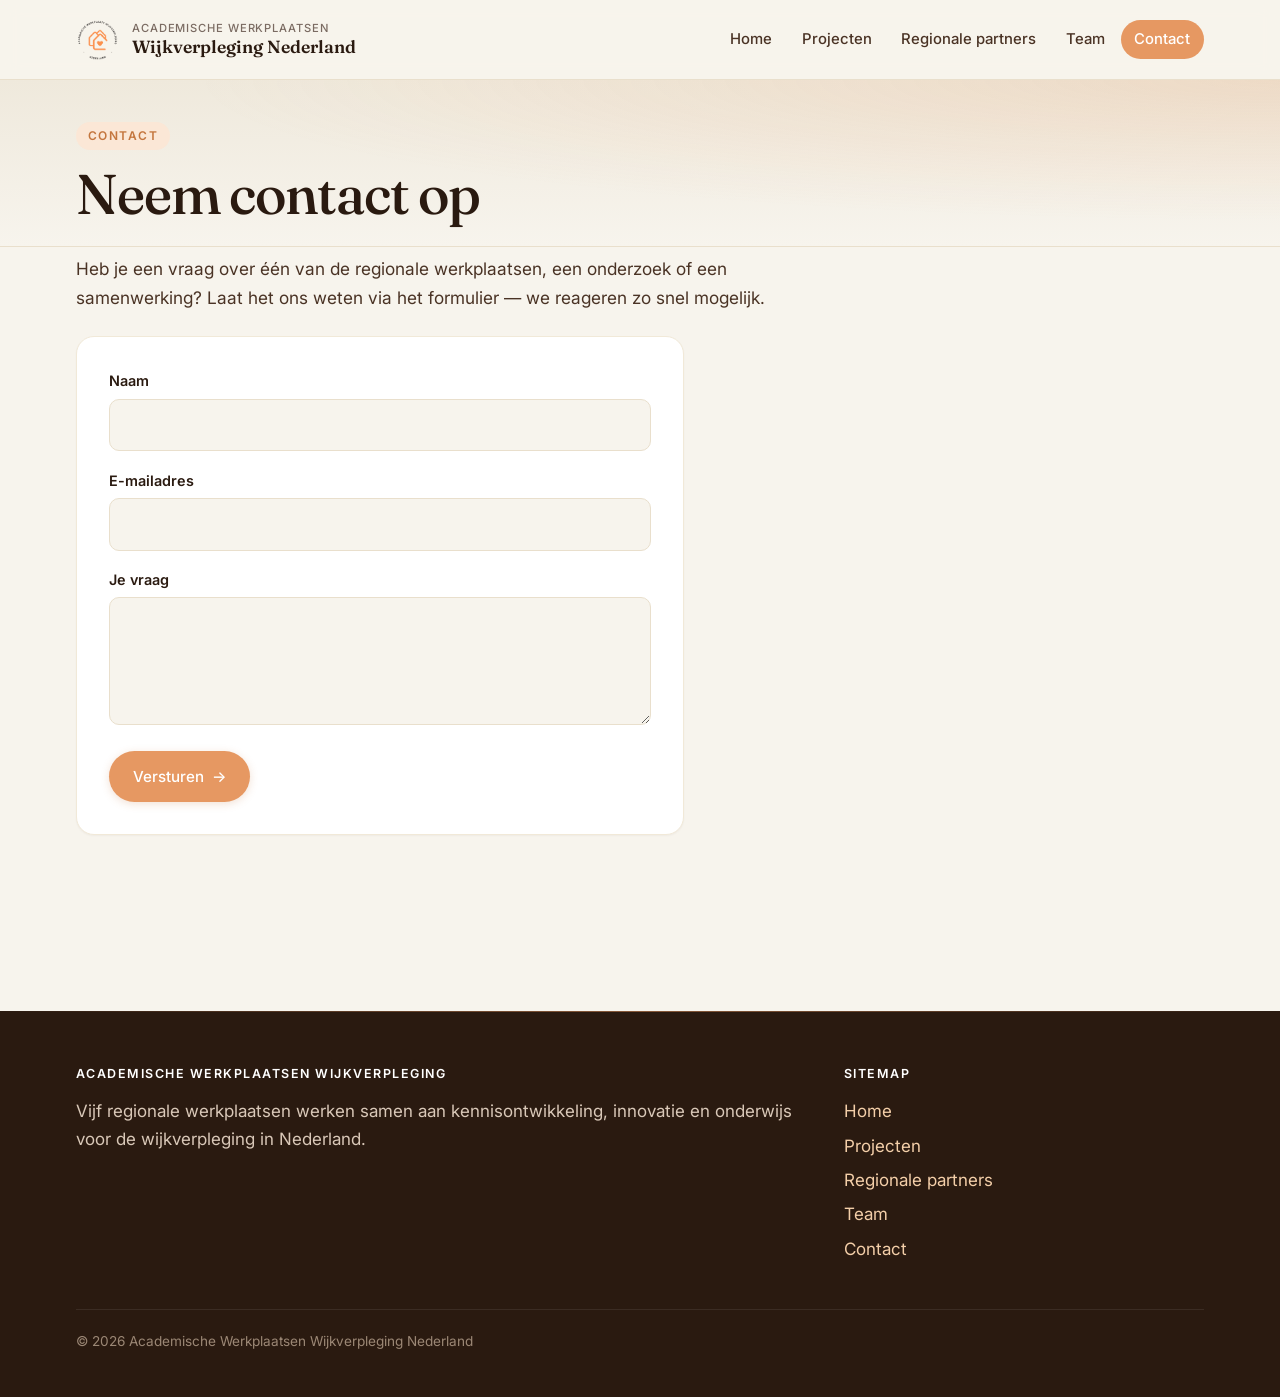
<file: contact.html>
<!DOCTYPE html>
<html lang="nl">
<head>
    <meta charset="UTF-8">
    <meta name="viewport" content="width=device-width, initial-scale=1.0">
    <title>Contact | Academische Werkplaatsen Wijkverpleging</title>
    <link rel="icon" type="image/x-icon" href="favicon.ico">
    <link rel="stylesheet" href="styles.css">
</head>
<body>

<header class="site-header">
    <div class="container">
        <a href="index.html" class="brand">
            <img class="brand-mark" src="logo.png" alt="" aria-hidden="true">
            <span class="brand-text">
                <small>Academische Werkplaatsen</small>
                Wijkverpleging Nederland
            </span>
        </a>
        <button class="nav-toggle" aria-expanded="false" aria-controls="main-nav">Menu</button>
        <nav class="site-nav" id="main-nav" aria-label="Hoofdnavigatie">
            <ul>
                <li><a href="index.html">Home</a></li>
                <li><a href="projecten.html">Projecten</a></li>
                <li><a href="regionale-partners.html">Regionale partners</a></li>
                <li><a href="team.html">Team</a></li>
                <li><a href="contact.html" aria-current="page">Contact</a></li>
            </ul>
        </nav>
    </div>
</header>

<div class="page-header">
    <div class="container">
        <p class="crumb">Contact</p>
        <h1>Neem contact op</h1>
    </div>
</div>

<main>
    <div class="container">
        <section class="section">
            <p>Heb je een vraag over één van de regionale werkplaatsen, een onderzoek of een samenwerking? Laat het ons weten via het formulier &mdash; we reageren zo snel mogelijk.</p>

            <form class="contact-form" action="#" method="post" novalidate>
                <div>
                    <label for="naam">Naam</label>
                    <input type="text" id="naam" name="naam" required autocomplete="name">
                </div>
                <div>
                    <label for="email">E-mailadres</label>
                    <input type="email" id="email" name="email" required autocomplete="email">
                </div>
                <div>
                    <label for="vraag">Je vraag</label>
                    <textarea id="vraag" name="vraag" required></textarea>
                </div>
                <div>
                    <button type="submit" class="button">Versturen</button>
                </div>
            </form>
        </section>
    </div>
</main>

<footer class="site-footer">
    <div class="container">
        <div class="footer-grid">
            <div>
                <h4>Academische Werkplaatsen Wijkverpleging</h4>
                <p>Vijf regionale werkplaatsen werken samen aan kennisontwikkeling, innovatie en onderwijs voor de wijkverpleging in Nederland.</p>
            </div>
            <div>
                <h4>Sitemap</h4>
                <ul>
                    <li><a href="index.html">Home</a></li>
                    <li><a href="projecten.html">Projecten</a></li>
                    <li><a href="regionale-partners.html">Regionale partners</a></li>
                    <li><a href="team.html">Team</a></li>
                    <li><a href="contact.html">Contact</a></li>
                </ul>
            </div>
        </div>
        <p class="copy">&copy; 2026 Academische Werkplaatsen Wijkverpleging Nederland</p>
    </div>
</footer>

<script src="script.js"></script>
</body>
</html>
</file>
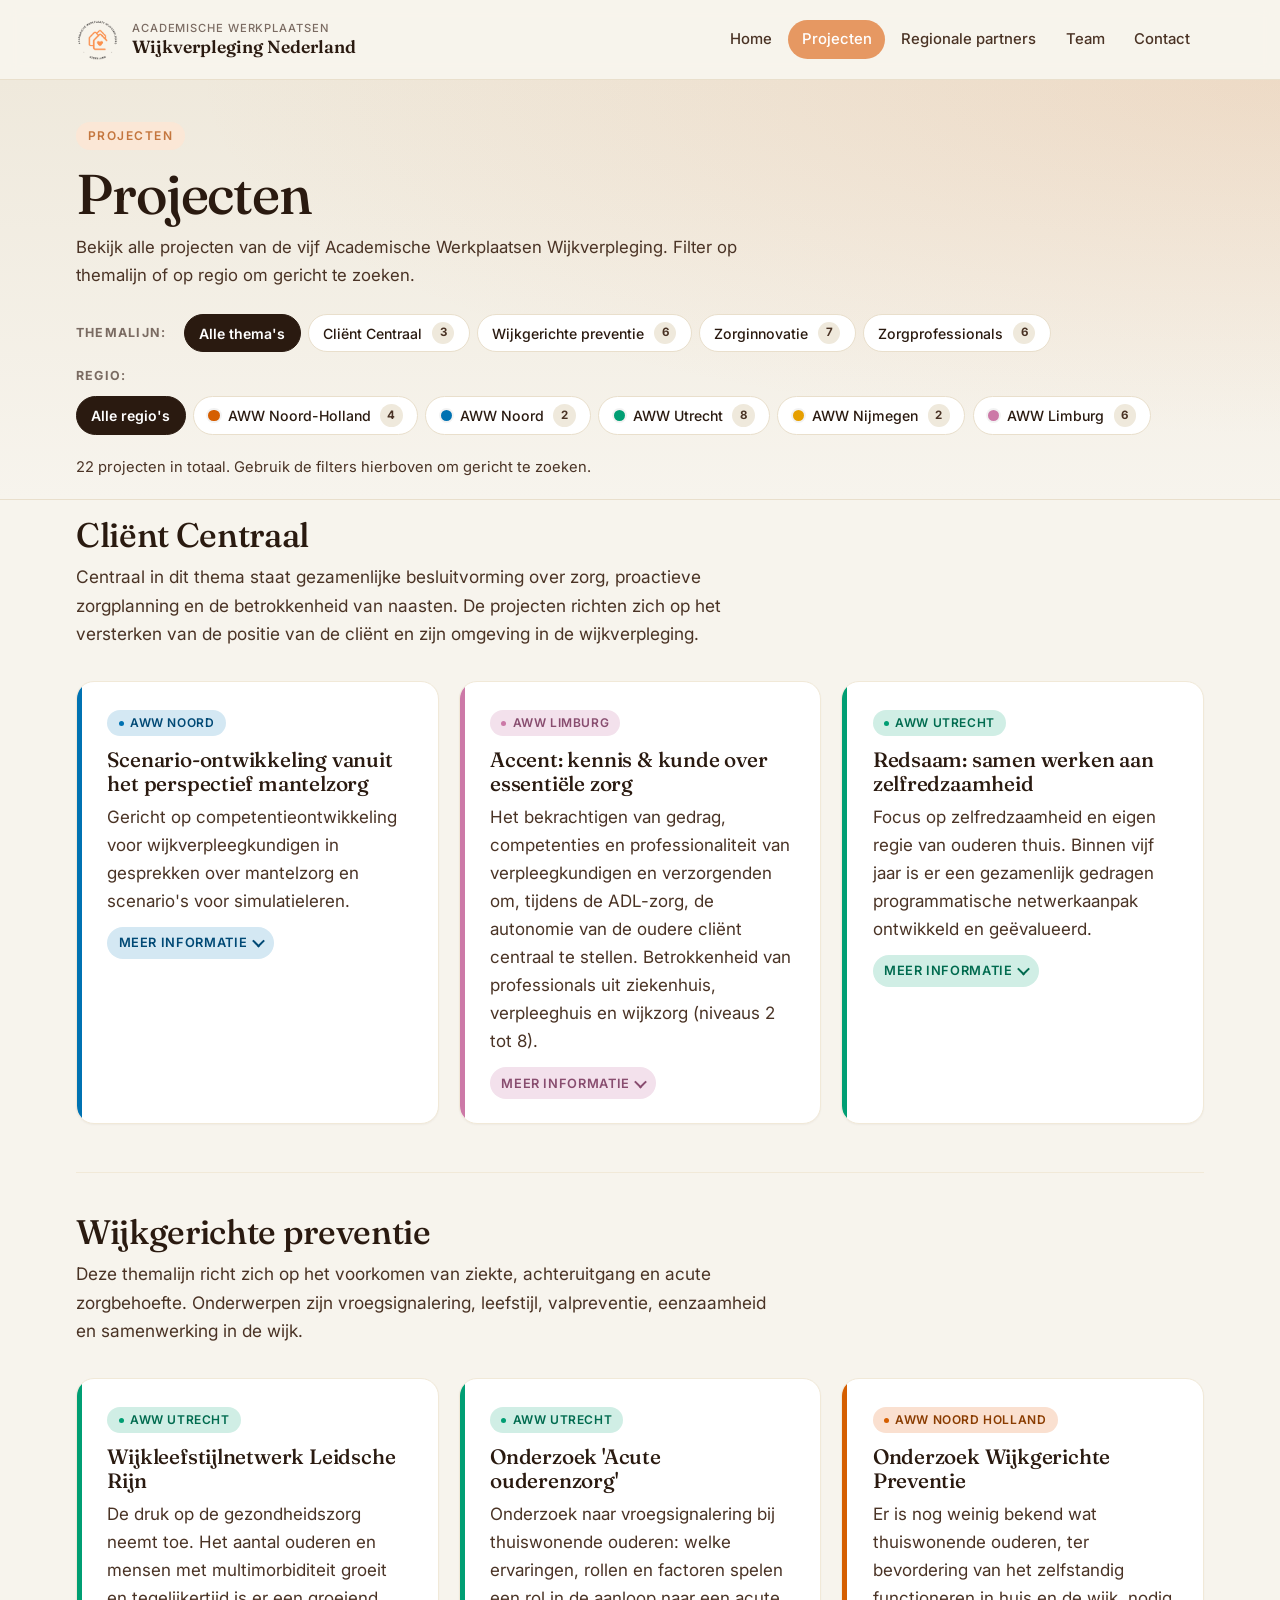
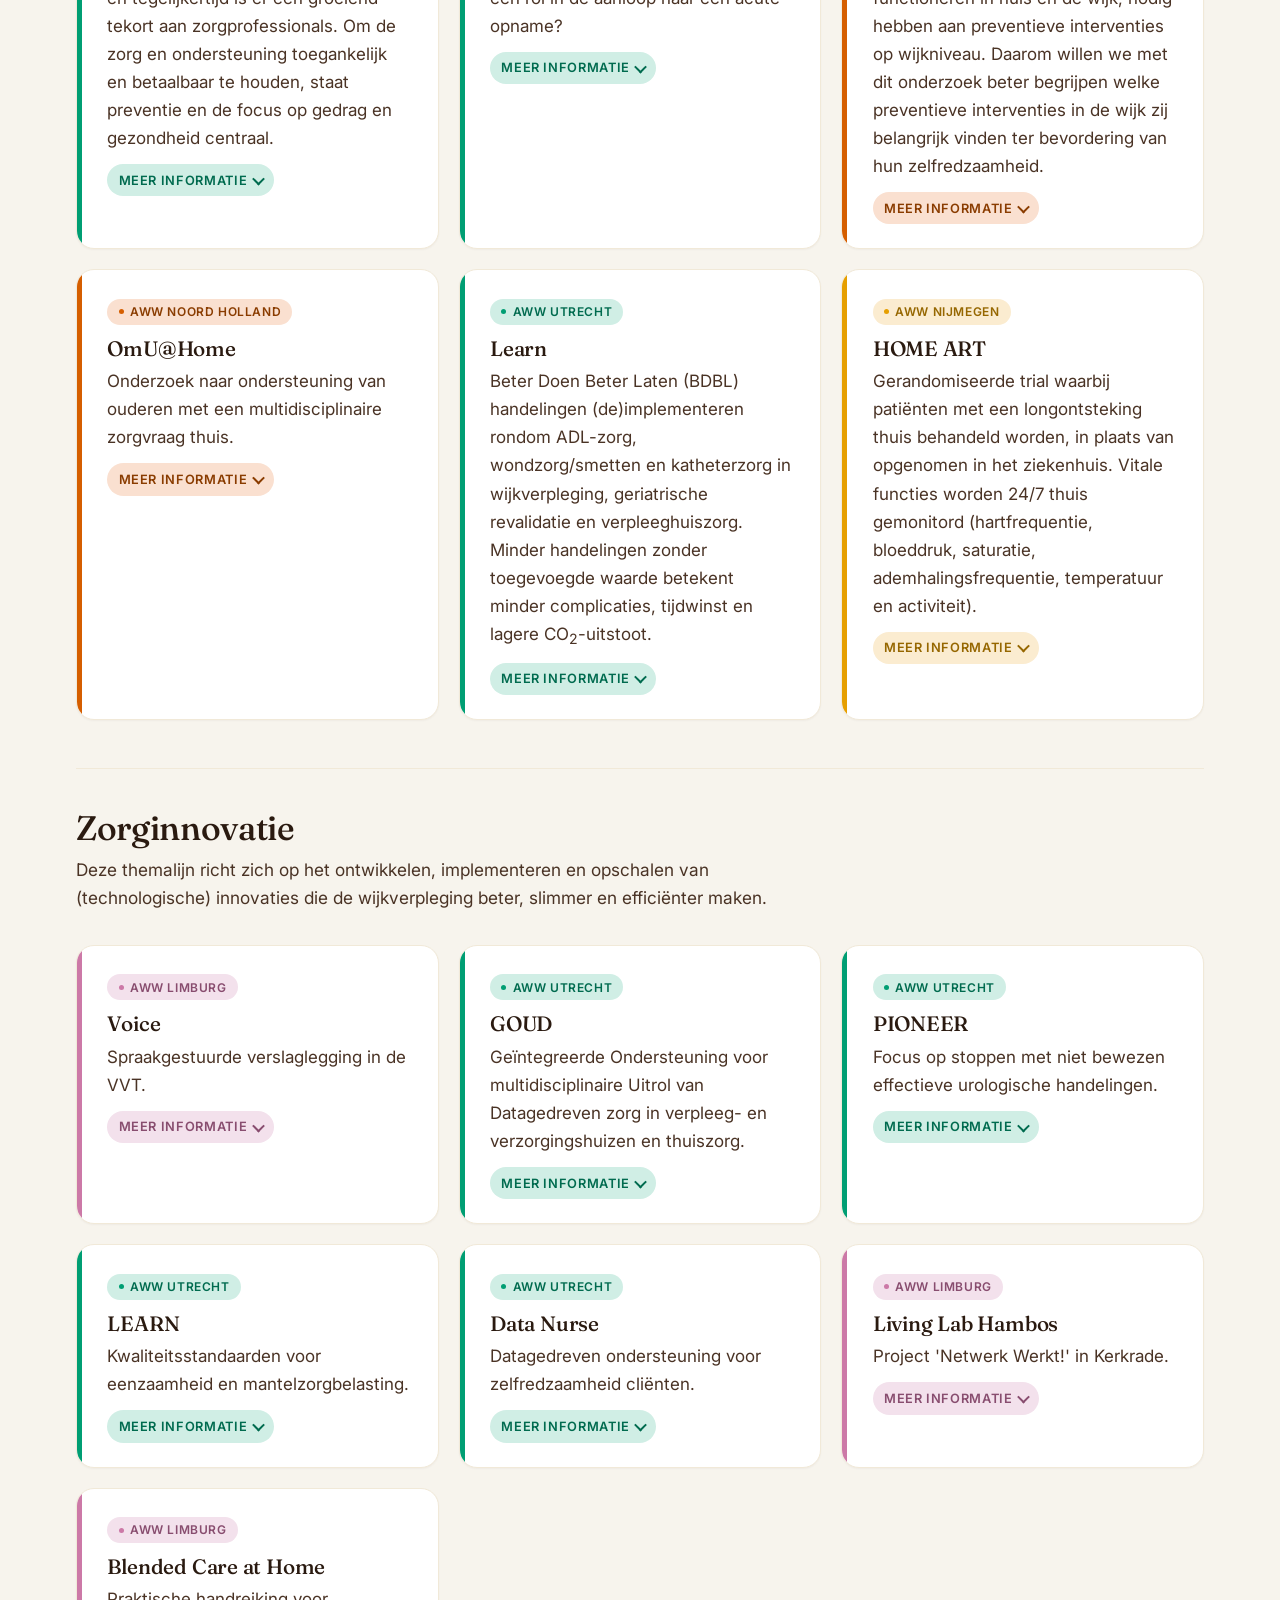
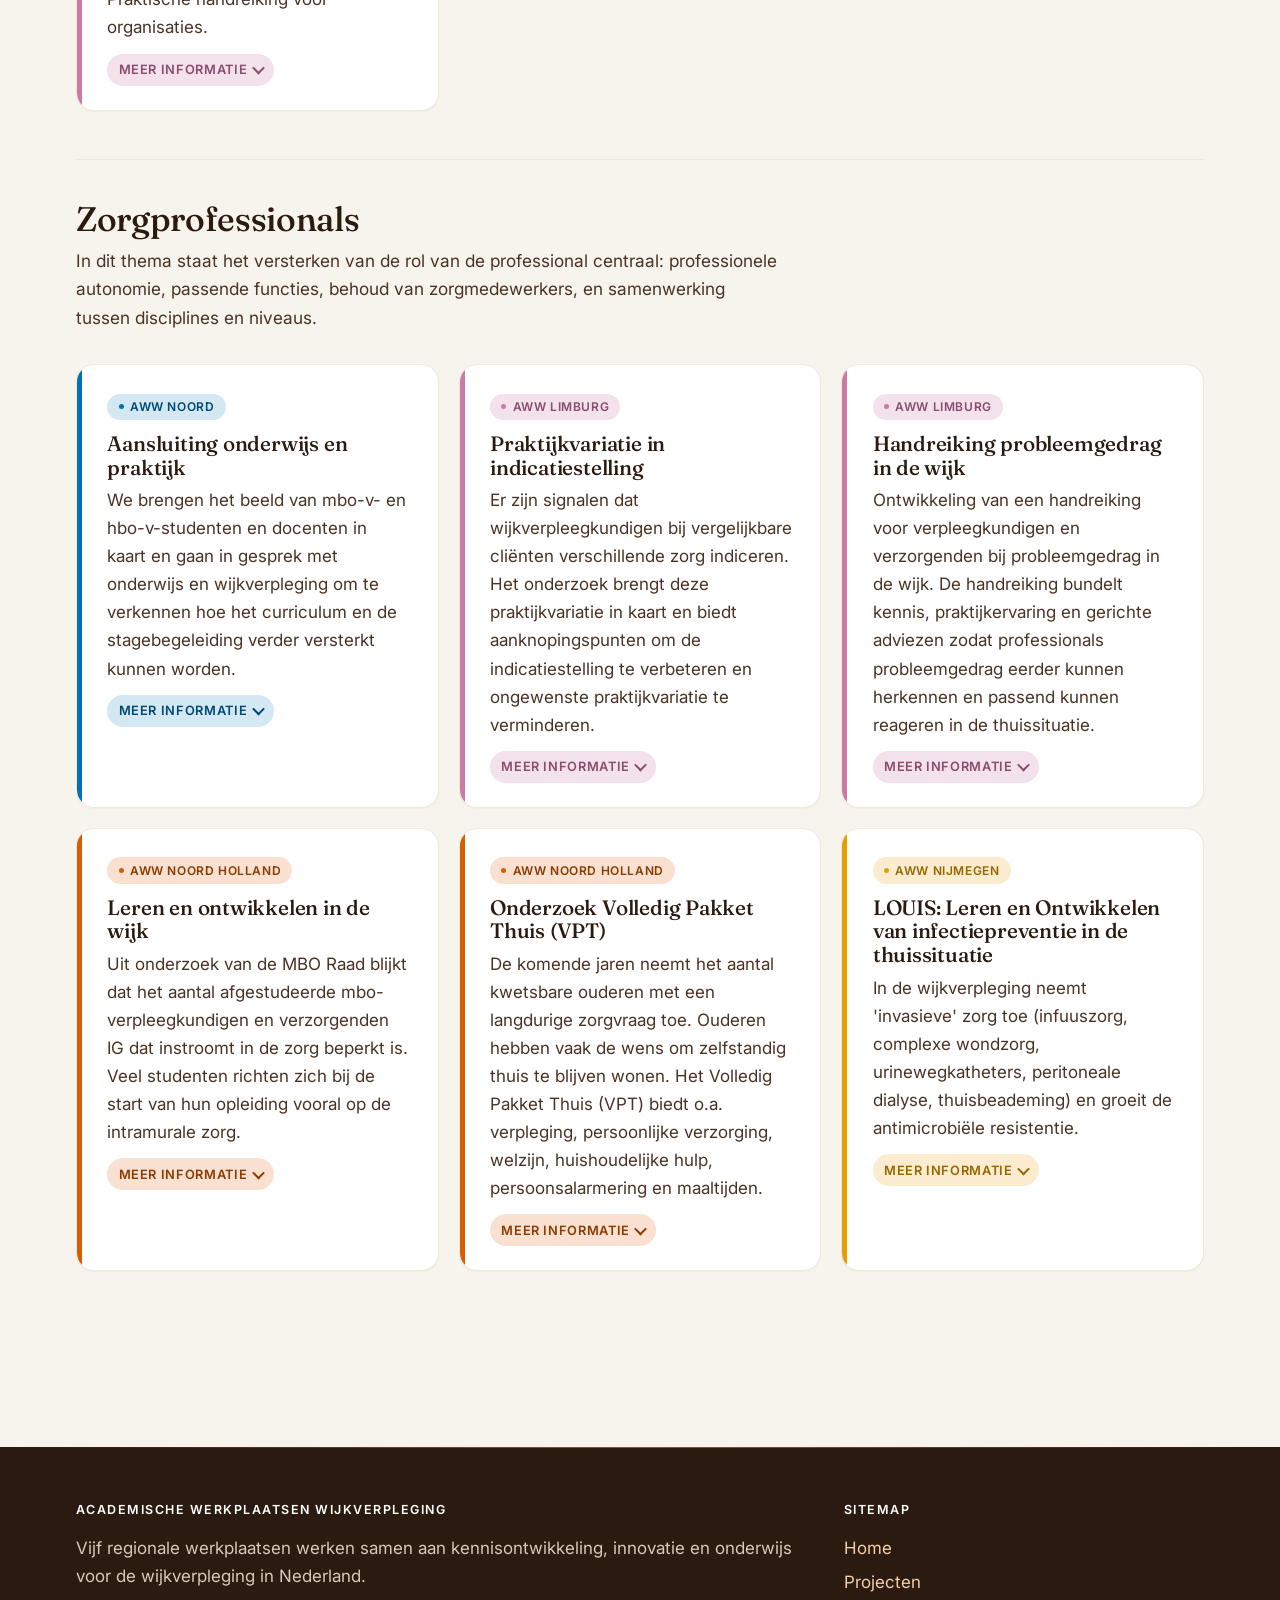
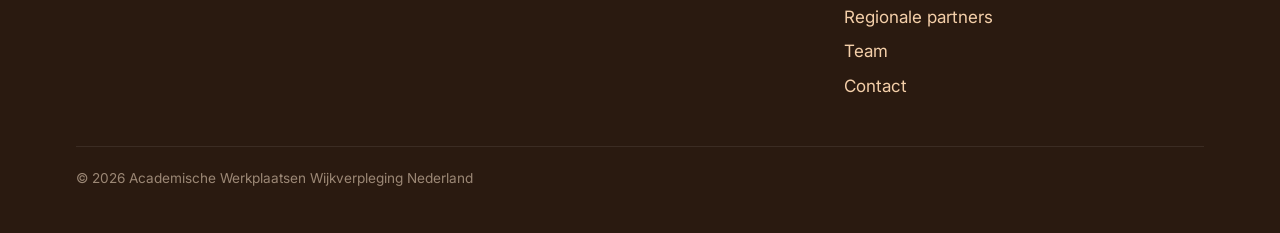
<file: projecten.html>
<!DOCTYPE html>
<html lang="nl">
<head>
    <meta charset="UTF-8">
    <meta name="viewport" content="width=device-width, initial-scale=1.0">
    <title>Projecten | Academische Werkplaatsen Wijkverpleging</title>
    <link rel="icon" type="image/x-icon" href="favicon.ico">
    <link rel="stylesheet" href="styles.css">
</head>
<body>

<header class="site-header">
    <div class="container">
        <a href="index.html" class="brand">
            <img class="brand-mark" src="logo.png" alt="" aria-hidden="true">
            <span class="brand-text">
                <small>Academische Werkplaatsen</small>
                Wijkverpleging Nederland
            </span>
        </a>
        <button class="nav-toggle" aria-expanded="false" aria-controls="main-nav">Menu</button>
        <nav class="site-nav" id="main-nav" aria-label="Hoofdnavigatie">
            <ul>
                <li><a href="index.html">Home</a></li>
                <li><a href="projecten.html" aria-current="page">Projecten</a></li>
                <li><a href="regionale-partners.html">Regionale partners</a></li>
                <li><a href="team.html">Team</a></li>
                <li><a href="contact.html">Contact</a></li>
            </ul>
        </nav>
    </div>
</header>

<div class="page-header">
    <div class="container">
        <p class="crumb">Projecten</p>
        <h1 id="page-title">Projecten</h1>
        <p class="page-subtitle" id="page-subtitle">Bekijk alle projecten van de vijf Academische Werkplaatsen Wijkverpleging. Filter op themalijn of op regio om gericht te zoeken.</p>

        <div class="filter-group" aria-label="Filter op themalijn">
            <span class="filter-label">Themalijn:</span>
            <ul class="filter-pills">
                <li><a href="?" class="filter-pill filter-pill-all" data-theme-pill="all">Alle thema's<span class="pill-count" aria-hidden="true"></span></a></li>
                <li><a href="?thema=client-centraal" class="filter-pill" data-theme-pill="client-centraal">Cliënt Centraal<span class="pill-count" aria-hidden="true"></span></a></li>
                <li><a href="?thema=wijkgerichte-preventie" class="filter-pill" data-theme-pill="wijkgerichte-preventie">Wijkgerichte preventie<span class="pill-count" aria-hidden="true"></span></a></li>
                <li><a href="?thema=zorg-innovatie" class="filter-pill" data-theme-pill="zorg-innovatie">Zorginnovatie<span class="pill-count" aria-hidden="true"></span></a></li>
                <li><a href="?thema=zorg-professionals" class="filter-pill" data-theme-pill="zorg-professionals">Zorgprofessionals<span class="pill-count" aria-hidden="true"></span></a></li>
            </ul>
        </div>

        <div class="filter-group" aria-label="Filter op regio">
            <span class="filter-label">Regio:</span>
            <ul class="filter-pills">
                <li><a href="?" class="filter-pill filter-pill-all" data-region-pill="all">Alle regio's<span class="pill-count" aria-hidden="true"></span></a></li>
                <li><a href="?regio=noord-holland" class="filter-pill" data-region-pill="noord-holland"><span class="pill-dot" style="background:#D55E00"></span>AWW Noord-Holland<span class="pill-count" aria-hidden="true"></span></a></li>
                <li><a href="?regio=noord" class="filter-pill" data-region-pill="noord"><span class="pill-dot" style="background:#0072B2"></span>AWW Noord<span class="pill-count" aria-hidden="true"></span></a></li>
                <li><a href="?regio=utrecht" class="filter-pill" data-region-pill="utrecht"><span class="pill-dot" style="background:#009E73"></span>AWW Utrecht<span class="pill-count" aria-hidden="true"></span></a></li>
                <li><a href="?regio=nijmegen" class="filter-pill" data-region-pill="nijmegen"><span class="pill-dot" style="background:#E69F00"></span>AWW Nijmegen<span class="pill-count" aria-hidden="true"></span></a></li>
                <li><a href="?regio=limburg" class="filter-pill" data-region-pill="limburg"><span class="pill-dot" style="background:#CC79A7"></span>AWW Limburg<span class="pill-count" aria-hidden="true"></span></a></li>
            </ul>
        </div>

        <div class="filter-meta">
            <p class="filter-status" id="filter-status" aria-live="polite"></p>
            <a href="projecten.html" class="filter-clear" id="filter-clear" hidden>
                <svg width="14" height="14" viewBox="0 0 14 14" aria-hidden="true"><path d="M3 3 L11 11 M11 3 L3 11" stroke="currentColor" stroke-width="1.8" stroke-linecap="round"/></svg>
                Wis filters
            </a>
        </div>
    </div>
</div>

<main>
    <div class="container">
        <section class="section theme-section" data-theme-section="client-centraal">
            <h2>Cliënt Centraal</h2>
            <p class="theme-intro">Centraal in dit thema staat gezamenlijke besluitvorming over zorg, proactieve zorgplanning en de betrokkenheid van naasten. De projecten richten zich op het versterken van de positie van de cliënt en zijn omgeving in de wijkverpleging.</p>
            <div class="grid">
                <article class="card" data-theme="client-centraal" data-region="noord">
                <span class="meta">AWW Noord</span>
                <h3>Scenario-ontwikkeling vanuit het perspectief mantelzorg</h3>
                <p>Gericht op competentieontwikkeling voor wijkverpleegkundigen in gesprekken over mantelzorg en scenario's voor simulatieleren.</p>
                <details>
                    <summary>Meer informatie</summary>
                    <p>Door scenario's samen met mantelzorgers en wijkverpleegkundigen te ontwikkelen, ontstaat materiaal dat nauw aansluit op de dagelijkse praktijk. Het eindresultaat is bruikbaar in onderwijs, bij- en nascholing en teamreflectie.</p>
                </details>
            </article>
                <article class="card" data-theme="client-centraal" data-region="limburg">
                <span class="meta">AWW Limburg</span>
                <h3>Accent: kennis &amp; kunde over essentiële zorg</h3>
                <p>Het bekrachtigen van gedrag, competenties en professionaliteit van verpleegkundigen en verzorgenden om, tijdens de ADL-zorg, de autonomie van de oudere cliënt centraal te stellen. Betrokkenheid van professionals uit ziekenhuis, verpleeghuis en wijkzorg (niveaus 2 tot 8).</p>
                <details>
                    <summary>Meer informatie</summary>
                    <p>Door deze brede samenwerking tussen zorgsectoren en opleidingsniveaus wordt kennis over essentiële zorg structureel verankerd in zowel de praktijk als het onderwijs.</p>
                </details>
            </article>
                <article class="card" data-theme="client-centraal" data-region="utrecht">
                <span class="meta">AWW Utrecht</span>
                <h3>Redsaam: samen werken aan zelfredzaamheid</h3>
                <p>Focus op zelfredzaamheid en eigen regie van ouderen thuis. Binnen vijf jaar is er een gezamenlijk gedragen programmatische netwerkaanpak ontwikkeld en geëvalueerd.</p>
                <details>
                    <summary>Meer informatie</summary>
                    <p>Cliënten, mantelzorgers, zorgprofessionals en welzijnspartners werken samen aan interventies die passen bij de leefsituatie van ouderen en hun netwerk. De opgedane inzichten worden gedeeld binnen het regionale netwerk zodat succesvolle werkwijzen breder toegepast kunnen worden.</p>
                </details>
            </article>
            </div>
        </section>
        <section class="section theme-section" data-theme-section="wijkgerichte-preventie">
            <h2>Wijkgerichte preventie</h2>
            <p class="theme-intro">Deze themalijn richt zich op het voorkomen van ziekte, achteruitgang en acute zorgbehoefte. Onderwerpen zijn vroegsignalering, leefstijl, valpreventie, eenzaamheid en samenwerking in de wijk.</p>
            <div class="grid">
                <article class="card" data-theme="wijkgerichte-preventie" data-region="utrecht">
                <span class="meta">AWW Utrecht</span>
                <h3>Wijkleefstijlnetwerk Leidsche Rijn</h3>
                <p>De druk op de gezondheidszorg neemt toe. Het aantal ouderen en mensen met multimorbiditeit groeit en tegelijkertijd is er een groeiend tekort aan zorgprofessionals. Om de zorg en ondersteuning toegankelijk en betaalbaar te houden, staat preventie en de focus op gedrag en gezondheid centraal.</p>
                <details>
                    <summary>Meer informatie</summary>
                    <h4>Doel</h4>
                    <p>In dit project werken we aan het opzetten en doorontwikkelen van een integrale wijkgerichte aanpak 'Gezonde Leefstijl'. Een aanpak die aansluit bij de wensen en behoefte van bewoners, patiënten en professionals én mensen stimuleert om samen aan de slag te gaan.</p>
                    <h4>Resultaten</h4>
                    <ul>
                        <li>Een generieke en wijkgerichte integrale aanpak 'Gezonde Leefstijl' in Leidsche Rijn.</li>
                        <li>Een online platform waarop de erkende leefstijlinterventies en de informele leefstijlactiviteiten inzichtelijk zijn voor bewoners en professionals.</li>
                        <li>Een continue monitoring van effecten op de geïntegreerde gezondheidsdata en evaluatiedata (learning preventive healthsystem).</li>
                    </ul>
                </details>
            </article>
                <article class="card" data-theme="wijkgerichte-preventie" data-region="utrecht">
                <span class="meta">AWW Utrecht</span>
                <h3>Onderzoek 'Acute ouderenzorg'</h3>
                <p>Onderzoek naar vroegsignalering bij thuiswonende ouderen: welke ervaringen, rollen en factoren spelen een rol in de aanloop naar een acute opname?</p>
                <details>
                    <summary>Meer informatie</summary>
                    <p>Het onderzoek kent meerdere doelen, waaronder inzicht krijgen in:</p>
                    <ul>
                        <li>de ervaringen van thuiswonende cliënten en zorgverleners voorafgaand aan een acute opname;</li>
                        <li>ieders rol in de aanloop naar de opname;</li>
                        <li>factoren die bijgedragen hebben aan de noodzaak tot opname.</li>
                    </ul>
                    <h4>Methode</h4>
                    <p>Acute opnames worden retrospectief geanalyseerd door middel van een tijdlijn van de periode voor opname, op basis van gegevens uit het patiëntendossier en interviews met de zorgvrager, diens naasten en de zorgprofessionals uit het thuiszorgteam.</p>
                </details>
            </article>
                <article class="card" data-theme="wijkgerichte-preventie" data-region="noord-holland">
                <span class="meta">AWW Noord Holland</span>
                <h3>Onderzoek Wijkgerichte Preventie</h3>
                <p>Er is nog weinig bekend wat thuiswonende ouderen, ter bevordering van het zelfstandig functioneren in huis en de wijk, nodig hebben aan preventieve interventies op wijkniveau. Daarom willen we met dit onderzoek beter begrijpen welke preventieve interventies in de wijk zij belangrijk vinden ter bevordering van hun zelfredzaamheid.</p>
                <details>
                    <summary>Meer informatie</summary>
                    <h4>Methode</h4>
                    <p>De doelgroep bestaat uit thuiswonende ouderen (&gt; 65 jaar) met wijkverpleging, thuiswonende ouderen zonder wijkverpleging en thuiswonende ouderen die bekend zijn bij het sociaal wijkteam. Het onderzoek bestaat uit interviews, gecombineerd met korte scenario's (Vignettes).</p>
                </details>
            </article>
                <article class="card" data-theme="wijkgerichte-preventie" data-region="noord-holland">
                <span class="meta">AWW Noord Holland</span>
                <h3>OmU@Home</h3>
                <p>Onderzoek naar ondersteuning van ouderen met een multidisciplinaire zorgvraag thuis.</p>
                <details>
                    <summary>Meer informatie</summary>
                    <p>Het project richt zich op het in kaart brengen van wat ouderen, hun naasten en zorgprofessionals nodig hebben om complexe zorg thuis goed te laten verlopen. De inzichten dienen als basis voor interventies die de samenwerking tussen disciplines rondom de oudere versterken.</p>
                </details>
            </article>
                <article class="card" data-theme="wijkgerichte-preventie" data-region="utrecht">
                <span class="meta">AWW Utrecht</span>
                <h3>Learn</h3>
                <p>Beter Doen Beter Laten (BDBL) handelingen (de)implementeren rondom ADL-zorg, wondzorg/smetten en katheterzorg in wijkverpleging, geriatrische revalidatie en verpleeghuiszorg. Minder handelingen zonder toegevoegde waarde betekent minder complicaties, tijdwinst en lagere CO<sub>2</sub>-uitstoot.</p>
                <details>
                    <summary>Meer informatie</summary>
                    <p>Binnen het project wordt per handeling onderzocht hoe teams deze structureel kunnen afbouwen zonder kwaliteitsverlies, en welke ondersteuning daarvoor nodig is in opleiding, roosters en teambesprekingen.</p>
                </details>
            </article>
                <article class="card" data-theme="wijkgerichte-preventie" data-region="nijmegen">
                <span class="meta">AWW Nijmegen</span>
                <h3>HOME ART</h3>
                <p>Gerandomiseerde trial waarbij patiënten met een longontsteking thuis behandeld worden, in plaats van opgenomen in het ziekenhuis. Vitale functies worden 24/7 thuis gemonitord (hartfrequentie, bloeddruk, saturatie, ademhalingsfrequentie, temperatuur en activiteit).</p>
                <details>
                    <summary>Meer informatie</summary>
                    <p>Het onderzoek brengt in kaart welke patiënten veilig thuis behandeld kunnen worden, welke randvoorwaarden de wijkverpleging daarvoor nodig heeft en wat het oplevert voor zowel patiënt als zorgsysteem.</p>
                </details>
            </article>
            </div>
        </section>
        <section class="section theme-section" data-theme-section="zorg-innovatie">
            <h2>Zorginnovatie</h2>
            <p class="theme-intro">Deze themalijn richt zich op het ontwikkelen, implementeren en opschalen van (technologische) innovaties die de wijkverpleging beter, slimmer en efficiënter maken.</p>
            <div class="grid">
                <article class="card" data-theme="zorg-innovatie" data-region="limburg">
                <span class="meta">AWW Limburg</span>
                <h3>Voice</h3>
                <p>Spraakgestuurde verslaglegging in de VVT.</p>
                <details>
                    <summary>Meer informatie</summary>
                    <p>Met spraaktechnologie kunnen zorgmedewerkers direct na een cliëntcontact hun observaties inspreken. Dat bespaart tijd achter het scherm en maakt verslagen completer en actueler.</p>
                </details>
            </article>
                <article class="card" data-theme="zorg-innovatie" data-region="utrecht">
                <span class="meta">AWW Utrecht</span>
                <h3>GOUD</h3>
                <p>Geïntegreerde Ondersteuning voor multidisciplinaire Uitrol van Datagedreven zorg in verpleeg- en verzorgingshuizen en thuiszorg.</p>
                <details>
                    <summary>Meer informatie</summary>
                    <p>Het project onderzoekt hoe zorgorganisaties datagedreven werken kunnen invoeren op een manier die aansluit bij professionals, cliënten en bestaande werkprocessen.</p>
                </details>
            </article>
                <article class="card" data-theme="zorg-innovatie" data-region="utrecht">
                <span class="meta">AWW Utrecht</span>
                <h3>PIONEER</h3>
                <p>Focus op stoppen met niet bewezen effectieve urologische handelingen.</p>
                <details>
                    <summary>Meer informatie</summary>
                    <p>Door in kaart te brengen welke handelingen zonder toegevoegde waarde worden verricht, wordt gewerkt aan afbouw van onnodige zorg zonder afbreuk te doen aan kwaliteit of veiligheid voor de cliënt.</p>
                </details>
            </article>
                <article class="card" data-theme="zorg-innovatie" data-region="utrecht">
                <span class="meta">AWW Utrecht</span>
                <h3>LEARN</h3>
                <p>Kwaliteitsstandaarden voor eenzaamheid en mantelzorgbelasting.</p>
                <details>
                    <summary>Meer informatie</summary>
                    <p>Het project werkt aan handvatten waarmee wijkverpleegkundigen eenzaamheid en overbelasting van mantelzorgers eerder signaleren, bespreekbaar maken en passende ondersteuning organiseren.</p>
                </details>
            </article>
                <article class="card" data-theme="zorg-innovatie" data-region="utrecht">
                <span class="meta">AWW Utrecht</span>
                <h3>Data Nurse</h3>
                <p>Datagedreven ondersteuning voor zelfredzaamheid cliënten.</p>
                <details>
                    <summary>Meer informatie</summary>
                    <p>Door gebruik te maken van beschikbare zorg- en gezondheidsdata kunnen wijkverpleegkundigen gerichter inzetten op wat cliënten nodig hebben om zelfstandig te blijven functioneren.</p>
                </details>
            </article>
                <article class="card" data-theme="zorg-innovatie" data-region="limburg">
                <span class="meta">AWW Limburg</span>
                <h3>Living Lab Hambos</h3>
                <p>Project 'Netwerk Werkt!' in Kerkrade.</p>
                <details>
                    <summary>Meer informatie</summary>
                    <p>In een wijkgerichte praktijkomgeving werken zorgprofessionals, bewoners en partners samen aan innovaties die direct worden getest, bijgesteld en breder toegepast binnen het regionale netwerk.</p>
                </details>
            </article>
                <article class="card" data-theme="zorg-innovatie" data-region="limburg">
                <span class="meta">AWW Limburg</span>
                <h3>Blended Care at Home</h3>
                <p>Praktische handreiking voor organisaties.</p>
                <details>
                    <summary>Meer informatie</summary>
                    <p>De handreiking ondersteunt zorgorganisaties bij het combineren van digitale en fysieke zorg thuis, met concrete stappen voor implementatie en aandacht voor wat het vraagt van medewerkers en cliënten.</p>
                </details>
            </article>
            </div>
        </section>
        <section class="section theme-section" data-theme-section="zorg-professionals">
            <h2>Zorgprofessionals</h2>
            <p class="theme-intro">In dit thema staat het versterken van de rol van de professional centraal: professionele autonomie, passende functies, behoud van zorgmedewerkers, en samenwerking tussen disciplines en niveaus.</p>
            <div class="grid">
                <article class="card" data-theme="zorg-professionals" data-region="noord">
                <span class="meta">AWW Noord</span>
                <h3>Aansluiting onderwijs en praktijk</h3>
                <p>We brengen het beeld van mbo-v- en hbo-v-studenten en docenten in kaart en gaan in gesprek met onderwijs en wijkverpleging om te verkennen hoe het curriculum en de stagebegeleiding verder versterkt kunnen worden.</p>
                <details>
                    <summary>Meer informatie</summary>
                    <p>De uitkomsten worden gebundeld in concrete aanbevelingen en handvatten voor opleidingen en zorgorganisaties, zodat opleidingsroutes en stageplekken in de wijkverpleging aantrekkelijker en beter passend worden voor zowel studenten als de praktijk.</p>
                </details>
            </article>
                <article class="card" data-theme="zorg-professionals" data-region="limburg">
                <span class="meta">AWW Limburg</span>
                <h3>Praktijkvariatie in indicatiestelling</h3>
                <p>Er zijn signalen dat wijkverpleegkundigen bij vergelijkbare cliënten verschillende zorg indiceren. Het onderzoek brengt deze praktijkvariatie in kaart en biedt aanknopingspunten om de indicatiestelling te verbeteren en ongewenste praktijkvariatie te verminderen.</p>
                <details>
                    <summary>Meer informatie</summary>
                    <p>De bevindingen worden gedeeld met wijkverpleegkundigen, opleidingen en zorgorganisaties, met het doel bij te dragen aan een meer uniforme en onderbouwde indicatiestelling, gericht op kwaliteit van zorg en doelmatige inzet van capaciteit.</p>
                </details>
            </article>
                <article class="card" data-theme="zorg-professionals" data-region="limburg">
                <span class="meta">AWW Limburg</span>
                <h3>Handreiking probleemgedrag in de wijk</h3>
                <p>Ontwikkeling van een handreiking voor verpleegkundigen en verzorgenden bij probleemgedrag in de wijk. De handreiking bundelt kennis, praktijkervaring en gerichte adviezen zodat professionals probleemgedrag eerder kunnen herkennen en passend kunnen reageren in de thuissituatie.</p>
                <details>
                    <summary>Meer informatie</summary>
                    <p>Daarbij wordt nadrukkelijk aangesloten bij ervaringen van wijkteams en mantelzorgers, zodat de handreiking aansluit op wat in de dagelijkse praktijk nodig is.</p>
                </details>
            </article>
                <article class="card" data-theme="zorg-professionals" data-region="noord-holland">
                <span class="meta">AWW Noord Holland</span>
                <h3>Leren en ontwikkelen in de wijk</h3>
                <p>Uit onderzoek van de MBO Raad blijkt dat het aantal afgestudeerde mbo-verpleegkundigen en verzorgenden IG dat instroomt in de zorg beperkt is. Veel studenten richten zich bij de start van hun opleiding vooral op de intramurale zorg.</p>
                <details>
                    <summary>Meer informatie</summary>
                    <p>De wijkzorg is onder studenten nog relatief onbekend. Dat vraagt om aandacht voor de wijkverpleging in het mbo- en hbo-onderwijs.</p>
                    <p>De Academische Werkplaats Wijkverpleging Noord-Holland heeft drie Lecturer Practitioners aangesteld om de verbinding tussen onderzoek, onderwijs en de praktijk in de wijkzorg te versterken. Zorgmedewerkers, studenten en docenten werken samen aan het ontwikkelen en onderzoeken van nieuwe manieren om de zorg in de wijk te verbeteren.</p>
                </details>
            </article>
                <article class="card" data-theme="zorg-professionals" data-region="noord-holland">
                <span class="meta">AWW Noord Holland</span>
                <h3>Onderzoek Volledig Pakket Thuis (VPT)</h3>
                <p>De komende jaren neemt het aantal kwetsbare ouderen met een langdurige zorgvraag toe. Ouderen hebben vaak de wens om zelfstandig thuis te blijven wonen. Het Volledig Pakket Thuis (VPT) biedt o.a. verpleging, persoonlijke verzorging, welzijn, huishoudelijke hulp, persoonsalarmering en maaltijden.</p>
                <details>
                    <summary>Meer informatie</summary>
                    <h4>Doel</h4>
                    <ul>
                        <li>Het in kaart brengen van de ervaringen van zorgprofessionals, cliënten en mantelzorgers.</li>
                        <li>Het in kaart brengen van de organisatie van VPT-zorg.</li>
                        <li>Het doorontwikkelen van VPT-zorg op basis van bovenstaande bevindingen.</li>
                    </ul>
                    <h4>Methode</h4>
                    <p>In interviews met zorgprofessionals, cliënten en mantelzorgers wordt gevraagd naar ervaringen. Daarnaast een online vragenlijst voor managers/beleidsmakers. In najaar 2025 wordt een pilot opgezet voor de doorontwikkeling van het VPT binnen enkele zorgteams van deelnemende organisaties.</p>
                </details>
            </article>
                <article class="card" data-theme="zorg-professionals" data-region="nijmegen">
                <span class="meta">AWW Nijmegen</span>
                <h3>LOUIS: Leren en Ontwikkelen van infectiepreventie in de thuissituatie</h3>
                <p>In de wijkverpleging neemt 'invasieve' zorg toe (infuuszorg, complexe wondzorg, urinewegkatheters, peritoneale dialyse, thuisbeademing) en groeit de antimicrobiële resistentie.</p>
                <details>
                    <summary>Meer informatie</summary>
                    <p>De verwachting is dat in 2050 antimicrobiële resistentie weer in de top 5 van meest voorkomende doodsoorzaken staat.</p>
                    <h4>Doel: ten aanzien van handhygiëne en Goed Gebruik Handschoenen (GGH)</h4>
                    <ul>
                        <li>Het verbeteren van het onderwijs voor studenten verpleegkundige (HBO-V).</li>
                        <li>Het verbeteren van de kennis van zorgmedewerkers.</li>
                        <li>Inzicht verkrijgen in de naleving door het formuleren en testen van een stage-opdracht op uitvoerbaarheid, acceptabiliteit, haalbaarheid en schaalbaarheid.</li>
                    </ul>
                    <p>Resultaten worden teruggekoppeld naar onderwijspartners en zorgorganisaties, zodat aandacht voor infectiepreventie structureel wordt verankerd in opleiding én praktijk van de wijkverpleging.</p>
                </details>
            </article>
            </div>
        </section>

        <div class="empty-state" id="empty-state" hidden>
            <h2>Geen projecten gevonden</h2>
            <p>Er zijn nog geen projecten bekend voor deze combinatie van themalijn en regio. Wis een filter om meer projecten te zien.</p>
            <a href="projecten.html" class="button">Toon alle projecten</a>
        </div>
    </div>
</main>

<footer class="site-footer">
    <div class="container">
        <div class="footer-grid">
            <div>
                <h4>Academische Werkplaatsen Wijkverpleging</h4>
                <p>Vijf regionale werkplaatsen werken samen aan kennisontwikkeling, innovatie en onderwijs voor de wijkverpleging in Nederland.</p>
            </div>
            <div>
                <h4>Sitemap</h4>
                <ul>
                    <li><a href="index.html">Home</a></li>
                    <li><a href="projecten.html">Projecten</a></li>
                    <li><a href="regionale-partners.html">Regionale partners</a></li>
                    <li><a href="team.html">Team</a></li>
                    <li><a href="contact.html">Contact</a></li>
                </ul>
            </div>
        </div>
        <p class="copy">&copy; 2026 Academische Werkplaatsen Wijkverpleging Nederland</p>
    </div>
</footer>

<script src="script.js"></script>
<script>
(function() {
    const THEME_NAMES = {
        'client-centraal': "Cliënt Centraal",
        'wijkgerichte-preventie': "Wijkgerichte preventie",
        'zorg-innovatie': "Zorginnovatie",
        'zorg-professionals': "Zorgprofessionals"
    };
    const REGION_NAMES = {
        'noord': 'AWW Noord',
        'noord-holland': 'AWW Noord-Holland',
        'utrecht': 'AWW Utrecht',
        'nijmegen': 'AWW Nijmegen',
        'limburg': 'AWW Limburg'
    };

    const params = new URLSearchParams(window.location.search);
    const selectedTheme = params.get('thema');
    const selectedRegion = params.get('regio');

    const themeSections = document.querySelectorAll('[data-theme-section]');
    const allCards = document.querySelectorAll('[data-theme][data-region]');
    const themePills = document.querySelectorAll('[data-theme-pill]');
    const regionPills = document.querySelectorAll('[data-region-pill]');
    const title = document.getElementById('page-title');
    const subtitle = document.getElementById('page-subtitle');
    const status = document.getElementById('filter-status');
    const emptyState = document.getElementById('empty-state');

    // Build URL with both params preserved
    function pillUrl(themeOverride, regionOverride) {
        const p = new URLSearchParams();
        const t = themeOverride !== undefined ? themeOverride : selectedTheme;
        const r = regionOverride !== undefined ? regionOverride : selectedRegion;
        if (t) p.set('thema', t);
        if (r) p.set('regio', r);
        const q = p.toString();
        return q ? ('?' + q) : 'projecten.html';
    }
    // Set pill URLs so they preserve the other filter dimension
    themePills.forEach(p => {
        const slug = p.dataset.themePill;
        p.href = pillUrl(slug === 'all' ? null : slug, undefined);
    });
    regionPills.forEach(p => {
        const slug = p.dataset.regionPill;
        p.href = pillUrl(undefined, slug === 'all' ? null : slug);
    });

    // Mark active pills
    themePills.forEach(p => {
        const isActive = (p.dataset.themePill === selectedTheme) || (!selectedTheme && p.dataset.themePill === 'all');
        if (isActive) { p.classList.add('is-active'); p.setAttribute('aria-current','page'); }
    });
    regionPills.forEach(p => {
        const isActive = (p.dataset.regionPill === selectedRegion) || (!selectedRegion && p.dataset.regionPill === 'all');
        if (isActive) { p.classList.add('is-active'); p.setAttribute('aria-current','page'); }
    });

    // Filter cards
    let visibleCount = 0;
    allCards.forEach(card => {
        const themeMatch = !selectedTheme || card.dataset.theme === selectedTheme;
        const regionMatch = !selectedRegion || card.dataset.region === selectedRegion;
        if (themeMatch && regionMatch) {
            card.style.display = '';
            visibleCount++;
        } else {
            card.style.display = 'none';
        }
    });
    // Hide theme sections with no visible cards
    themeSections.forEach(section => {
        let count = 0;
        section.querySelectorAll('[data-region]').forEach(c => { if (c.style.display !== 'none') count++; });
        section.style.display = count > 0 ? '' : 'none';
    });

    // Compute counts per pill (cross-filtered with the OTHER dimension).
    // The "Alle ..." pills do not show a count, the total is in the status line.
    themePills.forEach(pill => {
        const slug = pill.dataset.themePill;
        const countEl = pill.querySelector('.pill-count');
        if (slug === 'all') {
            if (countEl) countEl.remove();
            return;
        }
        const n = Array.from(allCards).filter(c =>
            c.dataset.theme === slug &&
            (!selectedRegion || c.dataset.region === selectedRegion)
        ).length;
        if (countEl) countEl.textContent = n;
        if (n === 0 && !pill.classList.contains('is-active')) {
            pill.classList.add('is-empty');
        } else {
            pill.classList.remove('is-empty');
        }
    });
    regionPills.forEach(pill => {
        const slug = pill.dataset.regionPill;
        const countEl = pill.querySelector('.pill-count');
        if (slug === 'all') {
            if (countEl) countEl.remove();
            return;
        }
        const n = Array.from(allCards).filter(c =>
            c.dataset.region === slug &&
            (!selectedTheme || c.dataset.theme === selectedTheme)
        ).length;
        if (countEl) countEl.textContent = n;
        if (n === 0 && !pill.classList.contains('is-active')) {
            pill.classList.add('is-empty');
        } else {
            pill.classList.remove('is-empty');
        }
    });

    // Show "Wis filters" link if any filter is active
    const clearBtn = document.getElementById('filter-clear');
    if (selectedTheme || selectedRegion) {
        clearBtn.hidden = false;
    } else {
        clearBtn.hidden = true;
    }

    // Title + subtitle
    const themeName = selectedTheme ? THEME_NAMES[selectedTheme] : null;
    const regionName = selectedRegion ? REGION_NAMES[selectedRegion] : null;
    if (themeName && regionName) {
        title.textContent = themeName + ' · ' + regionName;
    } else if (themeName) {
        title.textContent = themeName;
    } else if (regionName) {
        title.textContent = 'Projecten · ' + regionName;
    }

    // Status line
    let statusParts = [];
    if (themeName) statusParts.push('thema <strong>' + themeName + '</strong>');
    if (regionName) statusParts.push('regio <strong>' + regionName + '</strong>');
    if (statusParts.length) {
        const projectWord = visibleCount === 1 ? 'project' : 'projecten';
        status.innerHTML = visibleCount + ' ' + projectWord + ' gevonden voor ' + statusParts.join(' + ');
    } else {
        const projectWord = visibleCount === 1 ? 'project' : 'projecten';
        status.innerHTML = visibleCount + ' ' + projectWord + ' in totaal. Gebruik de filters hierboven om gericht te zoeken.';
    }

    // Empty state
    if (visibleCount === 0) {
        emptyState.hidden = false;
    } else {
        emptyState.hidden = true;
    }
})();
</script>
</body>
</html>
</file>
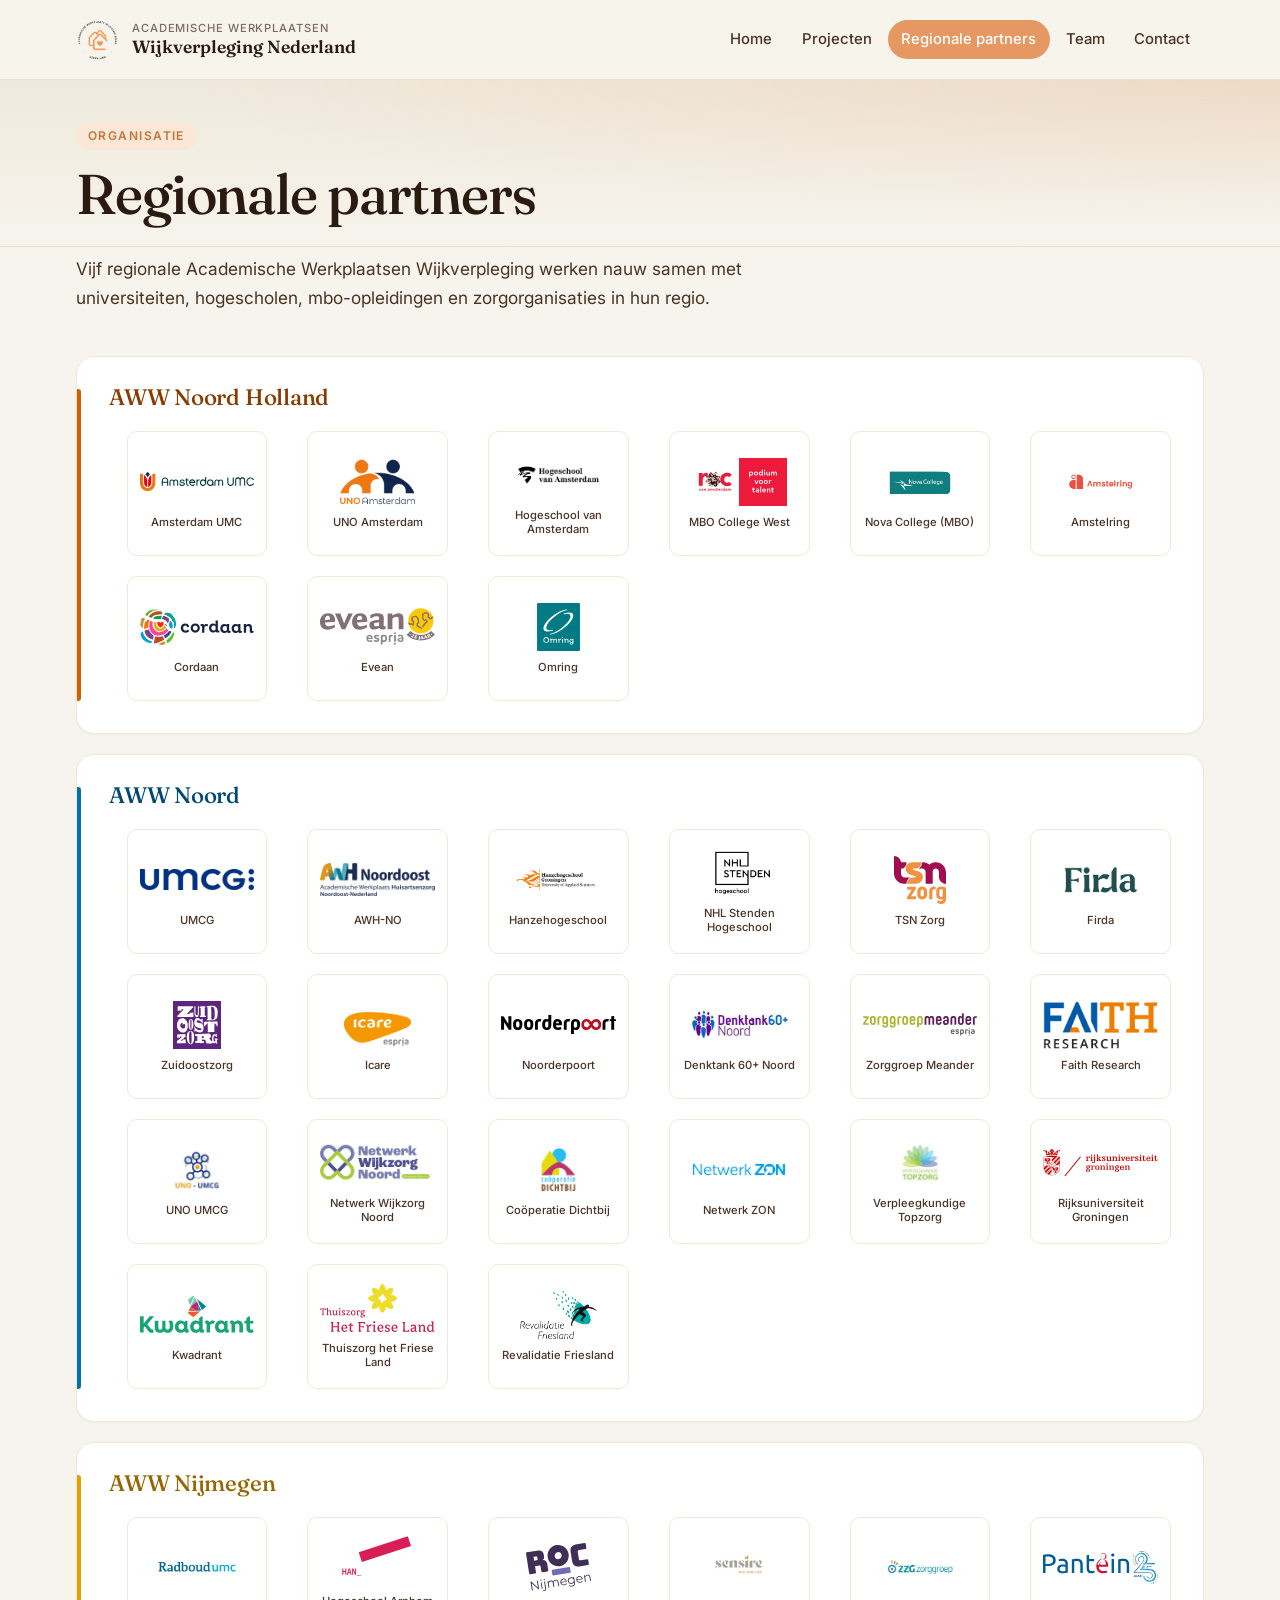
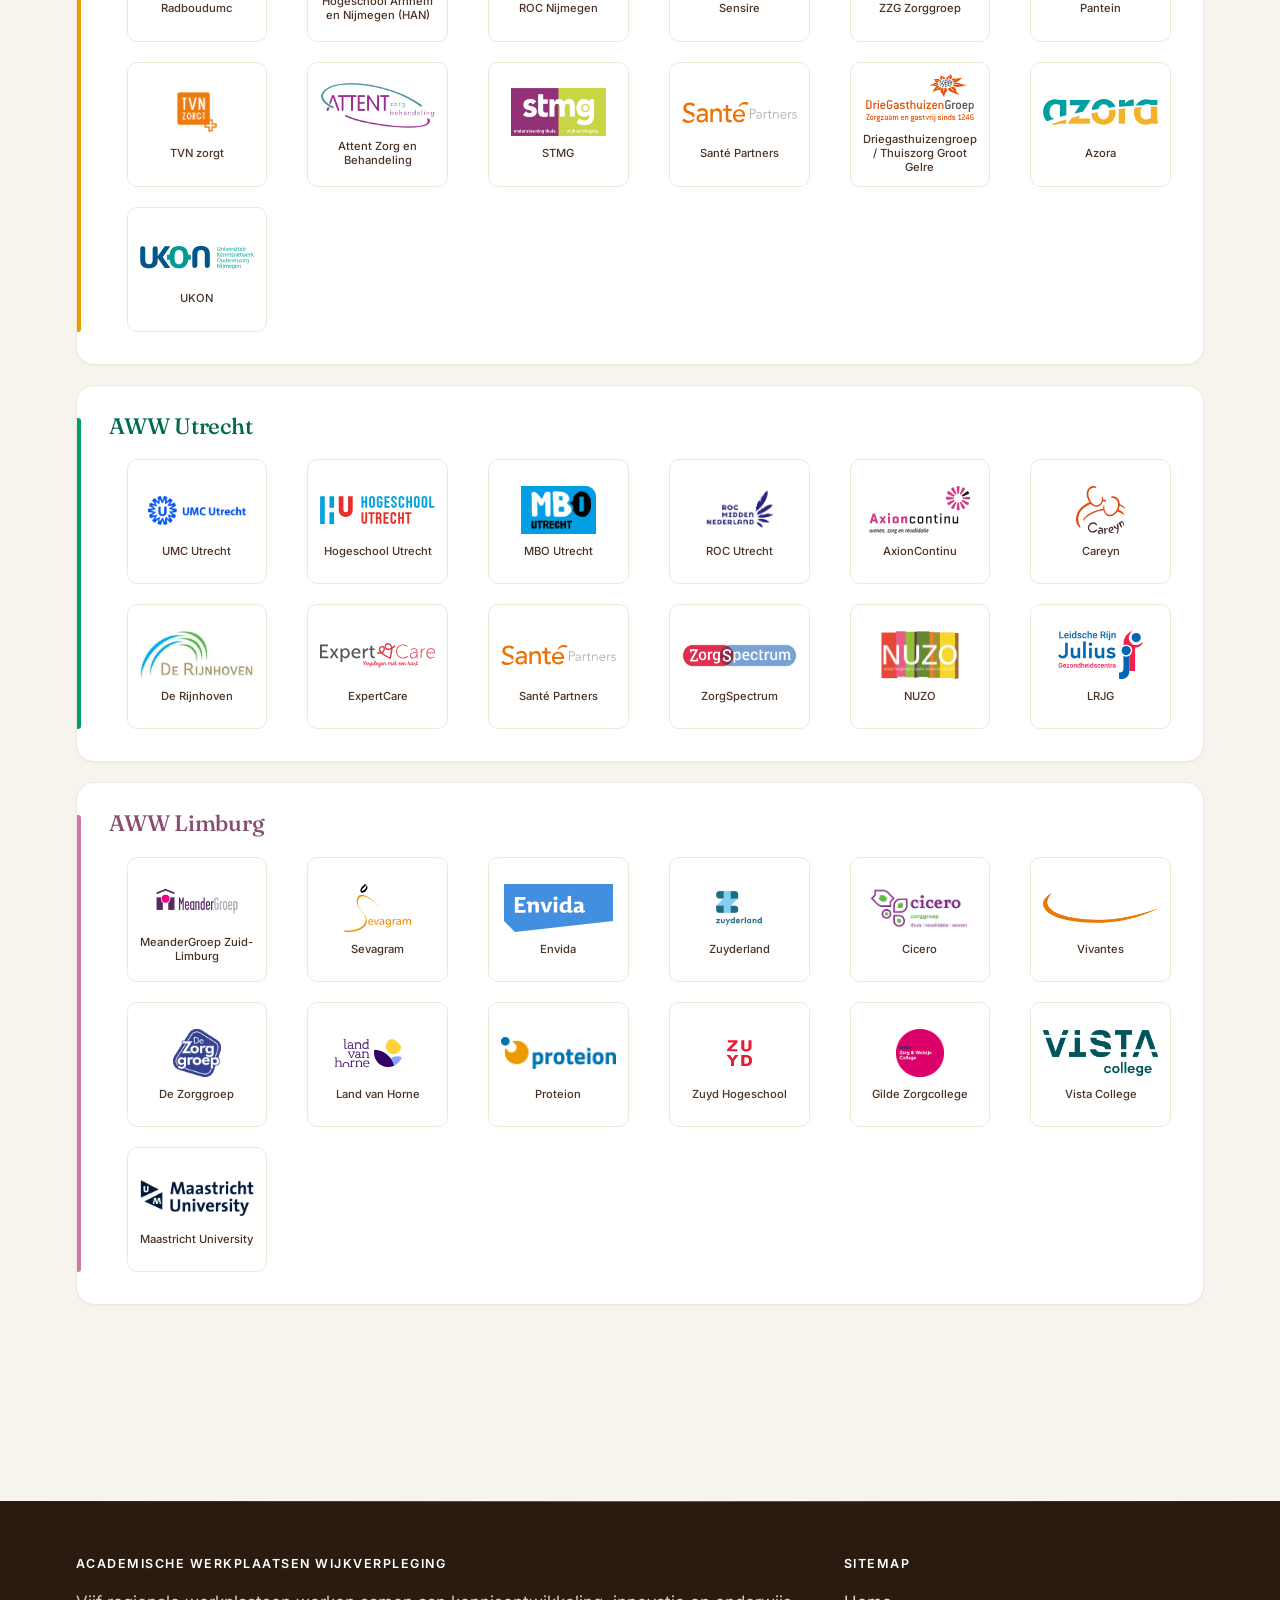
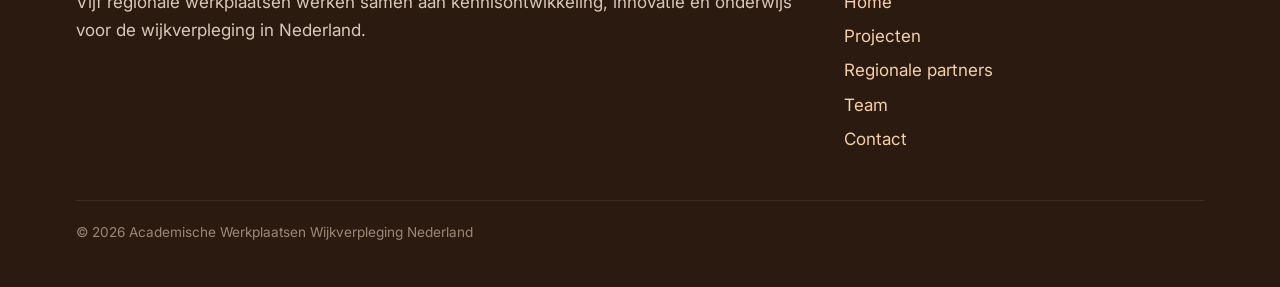
<file: regionale-partners.html>
<!DOCTYPE html>
<html lang="nl">
<head>
    <meta charset="UTF-8">
    <meta name="viewport" content="width=device-width, initial-scale=1.0">
    <title>Regionale partners | Academische Werkplaatsen Wijkverpleging</title>
    <link rel="icon" type="image/x-icon" href="favicon.ico">
    <link rel="stylesheet" href="styles.css">
</head>
<body>

<header class="site-header">
    <div class="container">
        <a href="index.html" class="brand">
            <img class="brand-mark" src="logo.png" alt="" aria-hidden="true">
            <span class="brand-text">
                <small>Academische Werkplaatsen</small>
                Wijkverpleging Nederland
            </span>
        </a>
        <button class="nav-toggle" aria-expanded="false" aria-controls="main-nav">Menu</button>
        <nav class="site-nav" id="main-nav" aria-label="Hoofdnavigatie">
            <ul>
                <li><a href="index.html">Home</a></li>
                <li><a href="projecten.html">Projecten</a></li>
                <li><a href="regionale-partners.html" aria-current="page">Regionale partners</a></li>
                <li><a href="team.html">Team</a></li>
                <li><a href="contact.html">Contact</a></li>
            </ul>
        </nav>
    </div>
</header>

<div class="page-header">
    <div class="container">
        <p class="crumb">Organisatie</p>
        <h1>Regionale partners</h1>
    </div>
</div>

<main>
    <div class="container">
        <section class="section">
            <p>Vijf regionale Academische Werkplaatsen Wijkverpleging werken nauw samen met universiteiten, hogescholen, mbo-opleidingen en zorgorganisaties in hun regio.</p>
        </section>

        <section class="section" aria-labelledby="noord-holland">
            <article class="partner-region" data-region="noord-holland">
                <h2 id="noord-holland">AWW Noord Holland</h2>
                <ul class="partner-logos">
                    <li class="partner-chip"><img class="partner-logo" src="logos/amsterdam-umc.svg" alt="Amsterdam UMC" loading="lazy"><span class="partner-name">Amsterdam UMC</span></li>
                    <li class="partner-chip"><img class="partner-logo" src="logos/uno-amsterdam.png" alt="UNO Amsterdam" loading="lazy"><span class="partner-name">UNO Amsterdam</span></li>
                    <li class="partner-chip"><img class="partner-logo" src="logos/hogeschoolvanamsterdam.png" alt="Hogeschool van Amsterdam" loading="lazy"><span class="partner-name">Hogeschool van Amsterdam</span></li>
                    <li class="partner-chip"><img class="partner-logo" src="logos/mbo-college-west.svg" alt="MBO College West" loading="lazy"><span class="partner-name">MBO College West</span></li>
                    <li class="partner-chip"><img class="partner-logo" src="logos/nova-college.png" alt="Nova College" loading="lazy"><span class="partner-name">Nova College (MBO)</span></li>
                    <li class="partner-chip"><img class="partner-logo" src="logos/ccfbcac170ce727b63e23384f1e29d1a21557e38.png" alt="Amstelring" loading="lazy"><span class="partner-name">Amstelring</span></li>
                    <li class="partner-chip"><img class="partner-logo" src="logos/cordaan.svg" alt="Cordaan" loading="lazy"><span class="partner-name">Cordaan</span></li>
                    <li class="partner-chip"><img class="partner-logo" src="logos/evean.svg" alt="Evean" loading="lazy"><span class="partner-name">Evean</span></li>
                    <li class="partner-chip"><img class="partner-logo" src="logos/omring.svg" alt="Omring" loading="lazy"><span class="partner-name">Omring</span></li>
                </ul>
            </article>

            <article class="partner-region" data-region="noord" id="noord">
                <h2>AWW Noord</h2>
                <ul class="partner-logos">
                    <li class="partner-chip"><img class="partner-logo" src="logos/umcg.png" alt="UMCG" loading="lazy"><span class="partner-name">UMCG</span></li>
                    <li class="partner-chip"><img class="partner-logo" src="logos/awh-noordoost-logo.png" alt="AWH-NO" loading="lazy"><span class="partner-name">AWH-NO</span></li>
                    <li class="partner-chip"><img class="partner-logo" src="logos/Logo_Hanze_University_of_Applied_Sciences.png" alt="Hanzehogeschool" loading="lazy"><span class="partner-name">Hanzehogeschool</span></li>
                    <li class="partner-chip"><img class="partner-logo" src="logos/nhl-stenden-hogeschool.png" alt="NHL Stenden Hogeschool" loading="lazy"><span class="partner-name">NHL Stenden Hogeschool</span></li>
                    <li class="partner-chip"><img class="partner-logo" src="logos/tsn-zorg.svg" alt="TSN Zorg" loading="lazy"><span class="partner-name">TSN Zorg</span></li>
                    <li class="partner-chip"><img class="partner-logo" src="logos/firda.png" alt="Firda" loading="lazy"><span class="partner-name">Firda</span></li>
                    <li class="partner-chip"><img class="partner-logo" src="logos/zuidoostzorg.svg" alt="Zuidoostzorg" loading="lazy"><span class="partner-name">Zuidoostzorg</span></li>
                    <li class="partner-chip"><img class="partner-logo" src="logos/be28aa029843fff7d23ad571eedc4dbf35cff9f6.png" alt="Icare" loading="lazy"><span class="partner-name">Icare</span></li>
                    <li class="partner-chip"><img class="partner-logo" src="logos/noorderpoort.svg" alt="Noorderpoort" loading="lazy"><span class="partner-name">Noorderpoort</span></li>
                    <li class="partner-chip"><img class="partner-logo" src="logos/Logo-Denktank-60-noord.jpg" alt="Denktank 60+ Noord" loading="lazy"><span class="partner-name">Denktank 60+ Noord</span></li>
                    <li class="partner-chip"><img class="partner-logo" src="logos/zorggroep-meander.svg" alt="Zorggroep Meander" loading="lazy"><span class="partner-name">Zorggroep Meander</span></li>
                    <li class="partner-chip"><img class="partner-logo" src="logos/faith.png" alt="Faith Research" loading="lazy"><span class="partner-name">Faith Research</span></li>
                    <li class="partner-chip"><img class="partner-logo" src="logos/1631306250775.jpeg" alt="UNO UMCG" loading="lazy"><span class="partner-name">UNO UMCG</span></li>
                    <li class="partner-chip"><img class="partner-logo" src="logos/logo-netwerk-wijkzorg-noord.png" alt="Netwerk Wijkzorg Noord" loading="lazy"><span class="partner-name">Netwerk Wijkzorg Noord</span></li>
                    <li class="partner-chip"><img class="partner-logo" src="logos/1h8ys5vk17y4-ncsppa4xw1ihhq9imz3cfubgdkobceg5.png" alt="Coöperatie Dichtbij" loading="lazy"><span class="partner-name">Coöperatie Dichtbij</span></li>
                    <li class="partner-chip"><img class="partner-logo" src="logos/NETWERK-BLUE_SMALL.png" alt="Netwerk ZON" loading="lazy"><span class="partner-name">Netwerk ZON</span></li>
                    <li class="partner-chip"><img class="partner-logo" src="logos/verpleegkundige_topzorg_logo.jpeg" alt="Verpleegkundige Topzorg" loading="lazy"><span class="partner-name">Verpleegkundige Topzorg</span></li>
                    <li class="partner-chip"><img class="partner-logo" src="logos/rijksuniversiteit-groningen.svg" alt="Rijksuniversiteit Groningen" loading="lazy"><span class="partner-name">Rijksuniversiteit Groningen</span></li>
                    <li class="partner-chip"><img class="partner-logo" src="logos/kwadrant.svg" alt="Kwadrant" loading="lazy"><span class="partner-name">Kwadrant</span></li>
                    <li class="partner-chip"><img class="partner-logo" src="logos/thuiszorg-friese-land.svg" alt="Thuiszorg het Friese Land" loading="lazy"><span class="partner-name">Thuiszorg het Friese Land</span></li>
                    <li class="partner-chip"><img class="partner-logo" src="logos/revalidatie-friesland.png" alt="Revalidatie Friesland" loading="lazy"><span class="partner-name">Revalidatie Friesland</span></li>
                </ul>
            </article>

            <article class="partner-region" data-region="nijmegen" id="nijmegen">
                <h2>AWW Nijmegen</h2>
                <ul class="partner-logos">
                    <li class="partner-chip"><img class="partner-logo" src="logos/radboudumc.png" alt="Radboudumc" loading="lazy"><span class="partner-name">Radboudumc</span></li>
                    <li class="partner-chip"><img class="partner-logo" src="logos/han.svg" alt="HAN" loading="lazy"><span class="partner-name">Hogeschool Arnhem en Nijmegen (HAN)</span></li>
                    <li class="partner-chip"><img class="partner-logo" src="logos/roc-nijmegen.svg" alt="ROC Nijmegen" loading="lazy"><span class="partner-name">ROC Nijmegen</span></li>
                    <li class="partner-chip"><img class="partner-logo" src="logos/unnamed.jpg" alt="Sensire" loading="lazy"><span class="partner-name">Sensire</span></li>
                    <li class="partner-chip"><img class="partner-logo" src="logos/logo-zzg-zorggroep.jpg" alt="ZZG Zorggroep" loading="lazy"><span class="partner-name">ZZG Zorggroep</span></li>
                    <li class="partner-chip"><img class="partner-logo" src="logos/pantein.svg" alt="Pantein" loading="lazy"><span class="partner-name">Pantein</span></li>
                    <li class="partner-chip"><img class="partner-logo" src="logos/tvn-zorgt-nijmegen-logo-440-witvlak.jpg" alt="TVN zorgt" loading="lazy"><span class="partner-name">TVN zorgt</span></li>
                    <li class="partner-chip"><img class="partner-logo" src="logos/dknObmXLPJpU.jpeg" alt="Attent Zorg en Behandeling" loading="lazy"><span class="partner-name">Attent Zorg en Behandeling</span></li>
                    <li class="partner-chip"><img class="partner-logo" src="logos/logo-png.png" alt="STMG" loading="lazy"><span class="partner-name">STMG</span></li>
                    <li class="partner-chip"><img class="partner-logo" src="logos/sante-partners.svg" alt="Santé Partners" loading="lazy"><span class="partner-name">Santé Partners</span></li>
                    <li class="partner-chip"><img class="partner-logo" src="logos/driegasthuizengroep.svg" alt="Driegasthuizengroep" loading="lazy"><span class="partner-name">Driegasthuizengroep / Thuiszorg Groot Gelre</span></li>
                    <li class="partner-chip"><img class="partner-logo" src="logos/azora.svg" alt="Azora" loading="lazy"><span class="partner-name">Azora</span></li>
                    <li class="partner-chip"><img class="partner-logo" src="logos/ukon.svg" alt="UKON" loading="lazy"><span class="partner-name">UKON</span></li>
                </ul>
            </article>

            <article class="partner-region" data-region="utrecht" id="utrecht">
                <h2>AWW Utrecht</h2>
                <ul class="partner-logos">
                    <li class="partner-chip"><img class="partner-logo" src="logos/UMCU_2019_logo_liggend_cmyk.jpg" alt="UMC Utrecht" loading="lazy"><span class="partner-name">UMC Utrecht</span></li>
                    <li class="partner-chip"><img class="partner-logo" src="logos/hogeschool-utrecht.svg" alt="Hogeschool Utrecht" loading="lazy"><span class="partner-name">Hogeschool Utrecht</span></li>
                    <li class="partner-chip"><img class="partner-logo" src="logos/logo-MBO-Utrecht.png" alt="MBO Utrecht" loading="lazy"><span class="partner-name">MBO Utrecht</span></li>
                    <li class="partner-chip"><img class="partner-logo" src="logos/Logo-ROCMN.jpg" alt="ROC Utrecht" loading="lazy"><span class="partner-name">ROC Utrecht</span></li>
                    <li class="partner-chip"><img class="partner-logo" src="logos/axioncontinu.svg" alt="AxionContinu" loading="lazy"><span class="partner-name">AxionContinu</span></li>
                    <li class="partner-chip"><img class="partner-logo" src="logos/careyn.svg" alt="Careyn" loading="lazy"><span class="partner-name">Careyn</span></li>
                    <li class="partner-chip"><img class="partner-logo" src="logos/de-rijnhoven.jpg" alt="De Rijnhoven" loading="lazy"><span class="partner-name">De Rijnhoven</span></li>
                    <li class="partner-chip"><img class="partner-logo" src="logos/expertcare.svg" alt="ExpertCare" loading="lazy"><span class="partner-name">ExpertCare</span></li>
                    <li class="partner-chip"><img class="partner-logo" src="logos/sante-partners.svg" alt="Santé Partners" loading="lazy"><span class="partner-name">Santé Partners</span></li>
                    <li class="partner-chip"><img class="partner-logo" src="logos/zorgspectrum.png" alt="ZorgSpectrum" loading="lazy"><span class="partner-name">ZorgSpectrum</span></li>
                    <li class="partner-chip"><img class="partner-logo" src="logos/nuzo.png" alt="NUZO" loading="lazy"><span class="partner-name">NUZO</span></li>
                    <li class="partner-chip"><img class="partner-logo" src="logos/lrjg.svg" alt="LRJG" loading="lazy"><span class="partner-name">LRJG</span></li>
                </ul>
            </article>

            <article class="partner-region" data-region="limburg" id="limburg">
                <h2>AWW Limburg</h2>
                <ul class="partner-logos">
                    <li class="partner-chip"><img class="partner-logo" src="logos/meandergroep.png" alt="MeanderGroep Zuid-Limburg" loading="lazy"><span class="partner-name">MeanderGroep Zuid-Limburg</span></li>
                    <li class="partner-chip"><img class="partner-logo" src="logos/sevagram.svg" alt="Sevagram" loading="lazy"><span class="partner-name">Sevagram</span></li>
                    <li class="partner-chip"><img class="partner-logo" src="logos/envida.svg" alt="Envida" loading="lazy"><span class="partner-name">Envida</span></li>
                    <li class="partner-chip"><img class="partner-logo" src="logos/zuyderland_A_RGB-kleur_og_image.png" alt="Zuyderland" loading="lazy"><span class="partner-name">Zuyderland</span></li>
                    <li class="partner-chip"><img class="partner-logo" src="logos/cicero.png" alt="Cicero" loading="lazy"><span class="partner-name">Cicero</span></li>
                    <li class="partner-chip"><img class="partner-logo" src="logos/vivantes.png" alt="Vivantes" loading="lazy"><span class="partner-name">Vivantes</span></li>
                    <li class="partner-chip"><img class="partner-logo" src="logos/de-zorggroep.png" alt="De Zorggroep" loading="lazy"><span class="partner-name">De Zorggroep</span></li>
                    <li class="partner-chip"><img class="partner-logo" src="logos/land-van-horne.svg" alt="Land van Horne" loading="lazy"><span class="partner-name">Land van Horne</span></li>
                    <li class="partner-chip"><img class="partner-logo" src="logos/proteion.png" alt="Proteion" loading="lazy"><span class="partner-name">Proteion</span></li>
                    <li class="partner-chip"><img class="partner-logo" src="logos/zuyd-hogeschool.svg" alt="Zuyd Hogeschool" loading="lazy"><span class="partner-name">Zuyd Hogeschool</span></li>
                    <li class="partner-chip"><img class="partner-logo" src="logos/images.png" alt="Gilde Zorgcollege" loading="lazy"><span class="partner-name">Gilde Zorgcollege</span></li>
                    <li class="partner-chip"><img class="partner-logo" src="logos/VISTA_Logo_Liggend_petrol_RGB.png" alt="Vista College" loading="lazy"><span class="partner-name">Vista College</span></li>
                    <li class="partner-chip"><img class="partner-logo" src="logos/Maastricht-University.png" alt="Maastricht University" loading="lazy"><span class="partner-name">Maastricht University</span></li>
                </ul>
            </article>
        </section>
    </div>
</main>

<footer class="site-footer">
    <div class="container">
        <div class="footer-grid">
            <div>
                <h4>Academische Werkplaatsen Wijkverpleging</h4>
                <p>Vijf regionale werkplaatsen werken samen aan kennisontwikkeling, innovatie en onderwijs voor de wijkverpleging in Nederland.</p>
            </div>
            <div>
                <h4>Sitemap</h4>
                <ul>
                    <li><a href="index.html">Home</a></li>
                    <li><a href="projecten.html">Projecten</a></li>
                    <li><a href="regionale-partners.html">Regionale partners</a></li>
                    <li><a href="team.html">Team</a></li>
                    <li><a href="contact.html">Contact</a></li>
                </ul>
            </div>
        </div>
        <p class="copy">&copy; 2026 Academische Werkplaatsen Wijkverpleging Nederland</p>
    </div>
</footer>

<script src="script.js"></script>
</body>
</html>
</file>
<file: styles.css>
@import url('https://fonts.googleapis.com/css2?family=Fraunces:opsz,wght@9..144,400;9..144,500;9..144,600&family=Inter:wght@400;500;600;700&display=swap');

:root {
    /* Warm, soft base — kept from the original design */
    --color-bg: #f7f4ed;
    --color-bg-alt: #efe9dc;
    --color-surface: #ffffff;
    --color-ink: #2a1a10;
    --color-ink-soft: #4a3325;
    --color-muted: #7a6b62;

    /* Orange accent — inspired by awwijkverpleging.nl */
    --color-accent: #e69862;
    --color-accent-dark: #c4763e;
    --color-accent-soft: #fbe7d6;

    /* Warm complement (deeper terracotta) */
    --color-warm: #d97a4a;
    --color-warm-soft: #f7e6c7;

    --color-border: #e9dfcc;
    --color-border-soft: #f1e9d8;
    --radius: 10px;
    --radius-lg: 18px;
    --shadow-sm: 0 1px 2px rgba(60, 30, 10, 0.04);
    --shadow: 0 2px 4px rgba(60, 30, 10, 0.05), 0 8px 24px rgba(60, 30, 10, 0.06);
    --shadow-lg: 0 8px 16px rgba(60, 30, 10, 0.06), 0 24px 48px rgba(60, 30, 10, 0.08);
    --container: 74rem;
    --font-body: "Inter", -apple-system, BlinkMacSystemFont, "Helvetica Neue", Arial, sans-serif;
    --font-head: "Fraunces", "Georgia", serif;
    --transition: 0.2s cubic-bezier(0.4, 0, 0.2, 1);
}

* { box-sizing: border-box; }

html { scroll-behavior: smooth; }

/* Offset for sticky header when jumping to in-page anchors */
[id] { scroll-margin-top: 5.5rem; }

body {
    margin: 0;
    font-family: var(--font-body);
    color: var(--color-ink);
    background: var(--color-bg);
    line-height: 1.65;
    font-size: 17px;
    -webkit-font-smoothing: antialiased;
    -moz-osx-font-smoothing: grayscale;
}

a {
    color: var(--color-accent-dark);
    text-decoration-thickness: 1px;
    text-underline-offset: 3px;
    transition: color var(--transition);
}
a:hover { color: var(--color-accent); }

h1, h2, h3, h4 {
    font-family: var(--font-head);
    font-weight: 500;
    line-height: 1.15;
    color: var(--color-ink);
    letter-spacing: -0.01em;
}
h1 { font-size: clamp(2.25rem, 5vw, 3.5rem); margin: 0 0 0.5rem; font-weight: 500; letter-spacing: -0.02em; }
h2 { font-size: clamp(1.5rem, 3vw, 2.125rem); margin: 1.5rem 0 0.5rem; font-weight: 500; }
h3 { font-size: 1.3rem; margin: 0 0 0.4rem; font-weight: 500; letter-spacing: -0.01em; }
h4 {
    font-size: 0.85rem;
    margin: 1.25rem 0 0.35rem;
    font-family: var(--font-body);
    font-weight: 600;
    color: var(--color-accent-dark);
    text-transform: uppercase;
    letter-spacing: 0.08em;
}

p { margin: 0 0 0.75rem; }

::selection { background: var(--color-accent-soft); color: var(--color-accent-dark); }

.container {
    max-width: var(--container);
    margin: 0 auto;
    padding: 0 1.75rem;
}

/* Header */
.site-header {
    background: rgba(247, 244, 237, 0.85);
    backdrop-filter: saturate(180%) blur(10px);
    -webkit-backdrop-filter: saturate(180%) blur(10px);
    border-bottom: 1px solid var(--color-border);
    position: sticky;
    top: 0;
    z-index: 20;
}
.site-header .container {
    display: flex;
    align-items: center;
    justify-content: space-between;
    gap: 1.5rem;
    padding-top: 1.1rem;
    padding-bottom: 1.1rem;
}
.brand {
    font-family: var(--font-head);
    font-weight: 600;
    font-size: 1.1rem;
    color: var(--color-ink);
    text-decoration: none;
    line-height: 1.15;
    display: flex;
    align-items: center;
    gap: 0.75rem;
}
.brand:hover { color: var(--color-accent); }
.brand-mark {
    width: 2.75rem;
    height: 2.75rem;
    flex-shrink: 0;
    object-fit: contain;
    display: block;
}
.brand-text { display: flex; flex-direction: column; }
.brand-text small {
    font-family: var(--font-body);
    font-weight: 500;
    font-size: 0.7rem;
    color: var(--color-muted);
    letter-spacing: 0.08em;
    text-transform: uppercase;
    margin-bottom: 0.1rem;
}
.site-nav ul {
    list-style: none;
    padding: 0;
    margin: 0;
    display: flex;
    flex-wrap: wrap;
    gap: 0.15rem;
}
.site-nav a {
    display: inline-block;
    padding: 0.45rem 0.85rem;
    border-radius: 999px;
    color: var(--color-ink-soft);
    text-decoration: none;
    font-size: 0.93rem;
    font-weight: 500;
    transition: all var(--transition);
}
.site-nav a:hover {
    background: var(--color-accent-soft);
    color: var(--color-accent-dark);
}
.site-nav a[aria-current="page"] {
    background: var(--color-accent);
    color: #fff;
}
.nav-toggle {
    display: none;
    background: transparent;
    border: 1px solid var(--color-border);
    border-radius: 999px;
    padding: 0.5rem 1rem;
    font: inherit;
    font-size: 0.9rem;
    font-weight: 500;
    cursor: pointer;
    color: var(--color-ink);
}

/* Hero (homepage) */
.hero {
    position: relative;
    background:
        radial-gradient(ellipse at top right, rgba(230, 152, 98, 0.22), transparent 55%),
        radial-gradient(ellipse at bottom left, rgba(217, 122, 74, 0.12), transparent 50%),
        linear-gradient(180deg, var(--color-bg) 0%, var(--color-bg-alt) 100%);
    padding: 4.5rem 0 3.5rem;
    overflow: hidden;
}
.hero::before {
    content: "";
    position: absolute;
    inset: 0;
    background-image: radial-gradient(circle at 20% 50%, rgba(196, 118, 62, 0.05) 0, transparent 2px);
    background-size: 28px 28px;
    opacity: 0.6;
    pointer-events: none;
}
.hero .container { position: relative; }
.hero .eyebrow {
    display: inline-flex;
    align-items: center;
    gap: 0.5rem;
    font-size: 0.8rem;
    font-weight: 600;
    letter-spacing: 0.12em;
    text-transform: uppercase;
    color: var(--color-accent-dark);
    background: var(--color-accent-soft);
    padding: 0.35rem 0.85rem;
    border-radius: 999px;
    margin-bottom: 1.5rem;
}
.hero .eyebrow::before {
    content: "";
    width: 6px; height: 6px; border-radius: 50%;
    background: var(--color-accent);
}
.hero h1 { max-width: 42rem; font-weight: 400; }
.hero h1 em {
    font-style: italic;
    color: var(--color-accent);
    font-weight: 500;
}
.hero .lead {
    font-size: clamp(1.05rem, 1.6vw, 1.2rem);
    color: var(--color-ink-soft);
    max-width: 38rem;
    margin-top: 0.5rem;
}
.hero-actions {
    display: flex;
    flex-wrap: wrap;
    gap: 0.75rem;
    margin-top: 2rem;
}
.hero-shape {
    position: absolute;
    top: -4rem;
    right: -6rem;
    width: 28rem;
    height: 28rem;
    opacity: 0.5;
    pointer-events: none;
}

/* Inner page header */
.page-header {
    position: relative;
    padding: 2.5rem 0 1.25rem;
    background:
        radial-gradient(ellipse at top right, rgba(230, 152, 98, 0.18), transparent 60%),
        linear-gradient(180deg, var(--color-bg-alt), var(--color-bg));
    border-bottom: 1px solid var(--color-border);
    margin-bottom: 0;
    overflow: hidden;
}
.page-header .crumb {
    display: inline-flex;
    align-items: center;
    gap: 0.4rem;
    font-size: 0.75rem;
    font-weight: 600;
    color: var(--color-accent-dark);
    background: var(--color-accent-soft);
    padding: 0.25rem 0.75rem;
    border-radius: 999px;
    letter-spacing: 0.12em;
    text-transform: uppercase;
    margin-bottom: 0.75rem;
}
.page-header h1 { font-weight: 500; margin: 0; max-width: 42rem; }

main { padding-bottom: 5rem; }

.section { padding: 1rem 0; }
.section:first-of-type { padding-top: 0.5rem; }
.section > h2:first-child { margin-top: 0.5rem; }
.section > p { max-width: 44rem; }
.section > p:first-of-type {
    font-size: 1.08rem;
    color: var(--color-ink-soft);
}

/* Grid & cards */
.grid {
    display: grid;
    gap: 1.25rem;
    grid-template-columns: repeat(auto-fit, minmax(18rem, 1fr));
    margin-top: 2rem;
}
.section > .card + .card,
.section > .card { margin-top: 1.5rem; }

/* Expandable card content */
.card details { margin-top: 0.75rem; }
.card details summary {
    cursor: pointer;
    display: inline-flex;
    align-items: center;
    gap: 0.4rem;
    font-size: 0.8rem;
    font-weight: 600;
    color: var(--region-ink, var(--color-accent-dark));
    padding: 0.35rem 0.7rem;
    background: var(--region-soft, var(--color-accent-soft));
    border-radius: 999px;
    list-style: none;
    user-select: none;
    text-transform: uppercase;
    letter-spacing: 0.05em;
    transition: background var(--transition);
}
.card details summary:hover { filter: brightness(0.96); }
.card details summary::-webkit-details-marker { display: none; }
.card details summary::after {
    content: "";
    width: 7px;
    height: 7px;
    border-right: 2px solid currentColor;
    border-bottom: 2px solid currentColor;
    transform: rotate(45deg) translate(-1px, -1px);
    transition: transform var(--transition);
}
.card details[open] summary::after {
    transform: rotate(-135deg) translate(-1px, -1px);
}
.card details[open] { margin-bottom: 0.25rem; }
.card details[open] > *:not(summary) { margin-top: 1rem; }
.card details[open] > *:nth-child(n+3) { margin-top: 0.5rem; }
.card {
    background: var(--color-surface);
    border: 1px solid var(--color-border-soft);
    border-radius: var(--radius-lg);
    padding: 1.5rem 1.75rem;
    box-shadow: var(--shadow-sm);
    transition: transform var(--transition), box-shadow var(--transition), border-color var(--transition);
    position: relative;
    overflow: hidden;
}
.card::after {
    content: "";
    position: absolute;
    top: 0; left: 0; right: 0;
    height: 3px;
    background: linear-gradient(90deg, var(--color-accent), var(--color-warm));
    opacity: 0;
    transition: opacity var(--transition);
}
.card:hover {
    transform: translateY(-3px);
    box-shadow: var(--shadow);
    border-color: var(--color-border);
}
.card:hover::after { opacity: 1; }
.card p { color: var(--color-ink-soft); margin-bottom: 0.5rem; }
.card p:last-child { margin-bottom: 0; }
.card ul { color: var(--color-ink-soft); padding-left: 1.1rem; }
.card ul li { margin: 0.25rem 0; }
.card .meta {
    display: inline-flex;
    align-items: center;
    gap: 0.4rem;
    margin-bottom: 0.75rem;
    font-size: 0.75rem;
    font-weight: 600;
    color: var(--color-accent-dark);
    background: var(--color-accent-soft);
    padding: 0.2rem 0.7rem;
    border-radius: 999px;
    letter-spacing: 0.05em;
    text-transform: uppercase;
}
.card .meta::before {
    content: "";
    width: 5px; height: 5px; border-radius: 50%;
    background: var(--color-accent);
}

/* Regional color coding */
.card[data-region] { padding-left: 1.9rem; }
.card[data-region]::before {
    content: "";
    position: absolute;
    left: 0; top: 0; bottom: 0;
    width: 5px;
    background: var(--region-color, var(--color-accent));
}
.card[data-region] .meta {
    background: var(--region-soft, var(--color-accent-soft));
    color: var(--region-ink, var(--color-accent-dark));
}
.card[data-region] .meta::before { background: var(--region-color, var(--color-accent)); }

[data-region="noord-holland"] {
    --region-color: #D55E00;
    --region-soft: #fae0d0;
    --region-ink: #8a3c00;
}
[data-region="noord"] {
    --region-color: #0072B2;
    --region-soft: #d4e8f3;
    --region-ink: #004975;
}
[data-region="utrecht"] {
    --region-color: #009E73;
    --region-soft: #d0eee5;
    --region-ink: #006b4f;
}
[data-region="nijmegen"] {
    --region-color: #E69F00;
    --region-soft: #fbecd0;
    --region-ink: #966700;
}
[data-region="limburg"] {
    --region-color: #CC79A7;
    --region-soft: #f3e1ec;
    --region-ink: #884d6f;
}

/* Theme index (homepage) */
.themes {
    display: grid;
    grid-template-columns: repeat(auto-fit, minmax(15rem, 1fr));
    gap: 1rem;
    margin-top: 2rem;
}
.theme-link {
    display: block;
    padding: 1.5rem;
    background: var(--color-surface);
    border: 1px solid var(--color-border-soft);
    border-radius: var(--radius-lg);
    text-decoration: none;
    color: var(--color-ink);
    transition: transform var(--transition), box-shadow var(--transition), border-color var(--transition);
    position: relative;
    overflow: hidden;
}
.theme-link::before {
    content: "";
    position: absolute;
    top: 1.25rem; right: 1.25rem;
    width: 2rem; height: 2rem;
    border-radius: 50%;
    background: var(--color-accent-soft);
    transition: transform var(--transition), background var(--transition);
}
.theme-link::after {
    content: "→";
    position: absolute;
    top: 1.25rem; right: 1.25rem;
    width: 2rem; height: 2rem;
    display: flex;
    align-items: center;
    justify-content: center;
    color: var(--color-accent-dark);
    font-size: 1rem;
    font-weight: 600;
    transition: transform var(--transition), color var(--transition);
}
.theme-link:hover {
    transform: translateY(-3px);
    box-shadow: var(--shadow);
    border-color: var(--color-accent);
}
.theme-link:hover::before {
    background: var(--color-accent);
    transform: scale(1.1);
}
.theme-link:hover::after {
    color: #fff;
    transform: translateX(2px);
}
.theme-link strong {
    display: block;
    font-family: var(--font-head);
    font-size: 1.3rem;
    font-weight: 500;
    margin-bottom: 0.5rem;
    padding-right: 2.5rem;
}
.theme-link span {
    color: var(--color-muted);
    font-size: 0.95rem;
    line-height: 1.5;
}

/* Team grid */
.team-grid {
    display: grid;
    grid-template-columns: repeat(auto-fit, minmax(14rem, 1fr));
    gap: 1.5rem;
    margin-top: 1.5rem;
}
.person {
    background: var(--color-surface);
    border: 1px solid var(--color-border-soft);
    border-radius: var(--radius-lg);
    padding: 1.75rem 1.25rem 1.5rem;
    display: flex;
    flex-direction: column;
    align-items: center;
    text-align: center;
    gap: 1rem;
    transition: border-color var(--transition), transform var(--transition), box-shadow var(--transition);
}
.person:hover {
    border-color: var(--color-accent-soft);
    transform: translateY(-3px);
    box-shadow: var(--shadow);
}
.person-photo-link {
    position: relative;
    display: block;
    width: 9rem;
    height: 9rem;
    flex-shrink: 0;
    border-radius: 50%;
    text-decoration: none;
    transition: transform var(--transition);
}
.person-photo-link:hover {
    transform: scale(1.04);
}
.person-photo-link::after {
    content: "";
    position: absolute;
    inset: 0;
    border-radius: 50%;
    box-shadow: 0 0 0 0 var(--color-accent);
    opacity: 0;
    transition: opacity var(--transition), box-shadow var(--transition);
    pointer-events: none;
}
.person-photo-link:hover::after,
.person-photo-link:focus-visible::after {
    opacity: 1;
    box-shadow: 0 0 0 4px var(--color-accent-soft);
}
.person-photo-link[href]:not([href=""])::before {
    /* small LinkedIn badge in bottom-right corner */
    content: "in";
    position: absolute;
    bottom: 0.1rem;
    right: 0.1rem;
    width: 1.8rem;
    height: 1.8rem;
    background: #0a66c2;
    color: #fff;
    border-radius: 50%;
    border: 2.5px solid var(--color-surface);
    display: flex;
    align-items: center;
    justify-content: center;
    font-family: -apple-system, "Segoe UI", Arial, sans-serif;
    font-size: 0.85rem;
    font-weight: 700;
    font-style: italic;
    letter-spacing: -0.05em;
    z-index: 2;
    box-shadow: 0 2px 6px rgba(0, 0, 0, 0.18);
    transition: transform var(--transition);
}
.person-photo-link[href]:not([href=""]):hover::before {
    transform: scale(1.1);
}
.person-photo {
    width: 100%;
    height: 100%;
    border-radius: 50%;
    object-fit: cover;
    display: block;
    background: linear-gradient(135deg, var(--color-accent), var(--color-accent-dark));
    box-shadow: 0 4px 16px rgba(60, 30, 10, 0.14);
    border: 3px solid #fff;
}
/* Non-linked photo (no LinkedIn yet) — render the img directly */
.person > .person-photo {
    width: 9rem;
    height: 9rem;
    flex-shrink: 0;
}
.person-body { min-width: 0; }
.person strong { display: block; font-size: 1.05rem; font-weight: 600; line-height: 1.3; color: var(--color-ink); }
.person span { display: block; color: var(--color-muted); font-size: 0.88rem; margin-top: 0.25rem; line-height: 1.4; }

/* Partners */
.partner-region {
    background: var(--color-surface);
    border: 1px solid var(--color-border-soft);
    border-radius: var(--radius-lg);
    padding: 1.75rem 2rem;
    margin-bottom: 1.25rem;
    box-shadow: var(--shadow-sm);
    position: relative;
}
.partner-region::before {
    content: "";
    position: absolute;
    left: 0; top: 2rem; bottom: 2rem;
    width: 4px;
    background: var(--region-color, var(--color-accent));
    border-radius: 0 3px 3px 0;
}
.partner-region h2 {
    margin: 0 0 1rem;
    font-size: 1.4rem;
    font-weight: 500;
    color: var(--region-ink, var(--color-ink));
}
.partner-region ul {
    columns: 2;
    column-gap: 2.5rem;
    padding-left: 1.1rem;
    margin: 0;
    color: var(--color-ink-soft);
}
.partner-region li {
    break-inside: avoid;
    margin: 0.25rem 0;
    font-size: 0.95rem;
}
.partner-logos {
    display: grid;
    grid-template-columns: repeat(auto-fill, minmax(130px, 1fr));
    gap: 0.75rem;
    list-style: none;
    padding: 0;
    margin: 0;
}
.partner-chip {
    background: #fff;
    border: 1px solid var(--color-border-soft);
    border-radius: 10px;
    padding: 0.9rem 0.75rem;
    display: flex;
    flex-direction: column;
    align-items: center;
    justify-content: center;
    gap: 0.6rem;
    text-align: center;
    height: 125px;
    transition: transform var(--transition), border-color var(--transition), box-shadow var(--transition);
}
.partner-chip:hover {
    transform: translateY(-2px);
    border-color: var(--region-color, var(--color-accent));
    box-shadow: var(--shadow-sm);
}
.partner-logo {
    width: 100%;
    height: 48px;
    object-fit: contain;
    object-position: center;
    display: block;
    flex-shrink: 0;
}
.partner-chip .partner-name {
    font-size: 0.7rem;
    color: var(--color-ink-soft);
    line-height: 1.25;
    font-weight: 500;
}
.partner-chip.no-logo {
    background: var(--region-soft, var(--color-accent-soft));
    border-color: transparent;
}
.partner-chip.no-logo .partner-name {
    color: var(--region-ink, var(--color-accent-dark));
    font-weight: 600;
    font-size: 0.85rem;
}

/* Contact form */
.contact-form {
    background: var(--color-surface);
    border: 1px solid var(--color-border-soft);
    border-radius: var(--radius-lg);
    padding: 2rem;
    max-width: 38rem;
    display: grid;
    gap: 1.1rem;
    box-shadow: var(--shadow-sm);
    margin-top: 1.5rem;
}
.contact-form label {
    display: block;
    font-weight: 600;
    margin-bottom: 0.35rem;
    font-size: 0.9rem;
    color: var(--color-ink);
}
.contact-form input,
.contact-form textarea {
    width: 100%;
    padding: 0.7rem 0.9rem;
    border: 1px solid var(--color-border);
    border-radius: var(--radius);
    font: inherit;
    color: var(--color-ink);
    background: var(--color-bg);
    transition: border-color var(--transition), box-shadow var(--transition), background var(--transition);
}
.contact-form input:focus,
.contact-form textarea:focus {
    outline: none;
    background: #fff;
    border-color: var(--color-accent);
    box-shadow: 0 0 0 3px var(--color-accent-soft);
}
.contact-form textarea { min-height: 8rem; resize: vertical; }

/* Buttons */
.button {
    display: inline-flex;
    align-items: center;
    gap: 0.5rem;
    background: var(--color-accent);
    color: #fff;
    border: 0;
    padding: 0.8rem 1.5rem;
    border-radius: 999px;
    font: inherit;
    font-weight: 500;
    font-size: 0.95rem;
    text-decoration: none;
    cursor: pointer;
    transition: transform var(--transition), background var(--transition), box-shadow var(--transition);
    box-shadow: 0 2px 8px rgba(196, 118, 62, 0.22);
}
.button:hover {
    background: var(--color-accent-dark);
    color: #fff;
    transform: translateY(-1px);
    box-shadow: 0 4px 14px rgba(196, 118, 62, 0.32);
}
.button.secondary {
    background: transparent;
    color: var(--color-accent-dark);
    border: 1px solid var(--color-accent);
    box-shadow: none;
}
.button.secondary:hover {
    background: var(--color-accent);
    color: #fff;
}
.button::after { content: "→"; transition: transform var(--transition); }
.button:hover::after { transform: translateX(3px); }

/* ============================================================
   Filter pills + projecten page
   ============================================================ */
.page-subtitle {
    margin: 0.5rem 0 0;
    color: var(--color-ink-soft);
    font-size: 1.05rem;
    max-width: 44rem;
}

.filter-group {
    margin-top: 1.5rem;
    display: flex;
    flex-wrap: wrap;
    align-items: center;
    gap: 0.6rem 0.85rem;
}
.filter-group + .filter-group {
    margin-top: 0.85rem;
}
.filter-label {
    font-size: 0.78rem;
    font-weight: 700;
    text-transform: uppercase;
    letter-spacing: 0.1em;
    color: var(--color-muted);
    margin-right: 0.25rem;
    min-width: 5.5rem;
}
.filter-pills {
    list-style: none;
    padding: 0;
    margin: 0;
    display: flex;
    flex-wrap: wrap;
    gap: 0.45rem;
}
.filter-pill {
    display: inline-flex;
    align-items: center;
    gap: 0.5rem;
    padding: 0.42rem 0.9rem;
    background: var(--color-surface);
    border: 1px solid var(--color-border);
    border-radius: 999px;
    color: var(--color-ink);
    text-decoration: none;
    font-size: 0.88rem;
    font-weight: 500;
    transition: background var(--transition), border-color var(--transition), transform var(--transition), box-shadow var(--transition), color var(--transition);
}
.filter-pill:hover {
    border-color: var(--color-accent);
    color: var(--color-accent-dark);
    transform: translateY(-1px);
    box-shadow: var(--shadow-sm);
}
.filter-pill.is-active {
    background: var(--color-ink);
    color: #fff;
    border-color: var(--color-ink);
}
.filter-pill.is-active:hover {
    color: #fff;
    border-color: var(--color-ink);
}
.filter-pill.is-active .pill-dot {
    box-shadow: 0 0 0 2px rgba(255,255,255,0.3);
}
.filter-pill-all {
    background: var(--color-bg-alt);
    font-weight: 600;
}
.filter-pill.is-empty {
    opacity: 0.42;
}
.filter-pill.is-empty:hover {
    opacity: 1;
}
.pill-dot {
    width: 0.7rem;
    height: 0.7rem;
    border-radius: 50%;
    flex-shrink: 0;
    box-shadow: 0 0 0 2px rgba(0,0,0,0.05);
}
.pill-count {
    display: inline-flex;
    align-items: center;
    justify-content: center;
    min-width: 1.4rem;
    height: 1.4rem;
    padding: 0 0.4rem;
    border-radius: 999px;
    background: var(--color-bg-alt);
    color: var(--color-ink-soft);
    font-size: 0.72rem;
    font-weight: 700;
    line-height: 1;
    margin-left: 0.1rem;
    transition: background var(--transition), color var(--transition);
}
.filter-pill.is-active .pill-count {
    background: rgba(255, 255, 255, 0.22);
    color: #fff;
}
.filter-pill-all .pill-count {
    background: rgba(0, 0, 0, 0.06);
}

.filter-meta {
    margin-top: 1.25rem;
    display: flex;
    flex-wrap: wrap;
    align-items: center;
    gap: 1rem;
}
.filter-status {
    margin: 0;
    color: var(--color-ink-soft);
    font-size: 0.92rem;
    flex: 1 1 auto;
}
.filter-status strong {
    color: var(--color-accent-dark);
    font-weight: 600;
}
.filter-clear {
    display: inline-flex;
    align-items: center;
    gap: 0.35rem;
    padding: 0.4rem 0.85rem;
    background: var(--color-ink);
    color: #fff;
    border-radius: 999px;
    text-decoration: none;
    font-size: 0.85rem;
    font-weight: 600;
    transition: background var(--transition), transform var(--transition);
}
.filter-clear:hover {
    background: var(--color-accent-dark);
    color: #fff;
    transform: translateY(-1px);
}
.filter-clear[hidden] { display: none; }
.filter-clear svg { flex-shrink: 0; }

.theme-section { padding-top: 1.5rem; }
.theme-section + .theme-section {
    border-top: 1px solid var(--color-border-soft);
    margin-top: 2rem;
    padding-top: 2rem;
}
.theme-section h2 { margin-top: 0; }
.theme-intro {
    max-width: 44rem;
    color: var(--color-ink-soft);
    font-size: 1.05rem;
    margin: 0.25rem 0 1.5rem;
}

.empty-state {
    text-align: center;
    padding: 3rem 2rem;
    background: var(--color-bg-alt);
    border-radius: var(--radius-lg);
    border: 1px dashed var(--color-border);
    margin: 2rem 0;
}
.empty-state h2 {
    margin: 0 0 0.5rem;
    font-size: 1.4rem;
}
.empty-state p {
    margin: 0 auto 1.5rem;
    max-width: 32rem;
    color: var(--color-ink-soft);
}

@media (max-width: 720px) {
    .filter-label { min-width: 0; flex-basis: 100%; }
    .filter-group { flex-direction: column; align-items: flex-start; gap: 0.5rem; }
}

/* ============================================================
   Netherlands map (homepage)
   ============================================================ */
.nl-map-section { margin-top: 1rem; }
.nl-map {
    margin-top: 1.5rem;
    display: grid;
    grid-template-columns: minmax(380px, 1.6fr) minmax(220px, 1fr);
    gap: 3rem;
    align-items: center;
    background: var(--color-surface);
    border: 1px solid var(--color-border-soft);
    border-radius: var(--radius-lg);
    padding: 2.5rem 3rem;
    box-shadow: var(--shadow-sm);
}
.nl-map-svg {
    width: 100%;
    max-width: 540px;
    height: auto;
    display: block;
    margin: 0 auto;
    /* Object element fallback styling */
    border: 0;
    background: transparent;
    aspect-ratio: 200 / 236;
}

.nl-map-legend {
    list-style: none;
    margin: 0;
    padding: 0;
    display: flex;
    flex-direction: column;
    gap: 0.5rem;
}
.nl-map-legend li { margin: 0; }
.nl-map-legend a {
    display: inline-flex;
    align-items: center;
    gap: 0.75rem;
    padding: 0.5rem 0.85rem;
    border-radius: 999px;
    color: var(--color-ink-soft);
    text-decoration: none;
    font-size: 0.95rem;
    font-weight: 500;
    transition: background var(--transition), color var(--transition), transform var(--transition);
}
.nl-map-legend a:hover {
    background: var(--color-bg-alt);
    color: var(--color-ink);
    transform: translateX(2px);
}
.nl-map-legend .legend-dot {
    width: 0.85rem;
    height: 0.85rem;
    border-radius: 50%;
    flex-shrink: 0;
    box-shadow: 0 0 0 2px #fff, 0 1px 3px rgba(0,0,0,0.15);
}

@media (max-width: 900px) {
    .nl-map {
        grid-template-columns: 1fr;
        gap: 1.5rem;
        padding: 2rem;
    }
    .nl-map-svg { max-width: 420px; }
}
@media (max-width: 560px) {
    .nl-map { padding: 1.5rem; }
    .nl-map-svg { max-width: 320px; }
}

/* Funders block (homepage) */
.funders {
    background: linear-gradient(135deg, var(--color-accent) 0%, var(--color-warm) 100%);
    color: #fff;
    border-radius: var(--radius-lg);
    padding: 2.5rem 2rem;
    margin-top: 4rem;
    text-align: center;
    position: relative;
    overflow: hidden;
}
.funders::before {
    content: "";
    position: absolute;
    top: -4rem; right: -4rem;
    width: 16rem; height: 16rem;
    border-radius: 50%;
    background: radial-gradient(circle, rgba(255, 255, 255, 0.22), transparent 70%);
}
.funders h2 {
    margin: 0 0 0.75rem;
    font-size: 0.8rem;
    font-family: var(--font-body);
    font-weight: 600;
    text-transform: uppercase;
    letter-spacing: 0.15em;
    color: #fff;
    opacity: 0.9;
}
.funders p {
    margin: 0;
    font-family: var(--font-head);
    font-size: 1.25rem;
    font-weight: 400;
    color: #fff;
    position: relative;
}
.funders strong { color: #fff; font-weight: 600; }

/* Footer */
.site-footer {
    background: #2a1a10;
    color: #d9c8b8;
    padding: 3.5rem 0 2rem;
    margin-top: 5rem;
    position: relative;
}
.site-footer::before {
    content: "";
    position: absolute;
    top: 0; left: 0; right: 0;
    height: 1px;
    background: linear-gradient(90deg, transparent, var(--color-accent), transparent);
    opacity: 0.5;
}
.site-footer a { color: #f4cfa9; text-decoration: none; }
.site-footer a:hover { color: #fff; text-decoration: underline; }
.site-footer .footer-grid {
    display: grid;
    grid-template-columns: 2fr 1fr;
    gap: 3rem;
    margin-bottom: 2.5rem;
}
.site-footer ul { list-style: none; padding: 0; margin: 0; }
.site-footer li { margin: 0.4rem 0; }
.site-footer h4 {
    color: #fff;
    font-family: var(--font-body);
    font-size: 0.78rem;
    text-transform: uppercase;
    letter-spacing: 0.12em;
    margin: 0 0 1rem;
    font-weight: 600;
}
.site-footer .copy {
    border-top: 1px solid rgba(255, 255, 255, 0.08);
    padding-top: 1.25rem;
    font-size: 0.85rem;
    color: #9b8775;
}

/* Responsive */
@media (max-width: 960px) {
    .site-footer .footer-grid { grid-template-columns: 1fr; }
}
@media (max-width: 860px) {
    .hero { padding: 3.5rem 0 2.5rem; }
    .hero-shape { width: 18rem; height: 18rem; top: -2rem; right: -4rem; }
    .site-header .container { flex-wrap: wrap; }
    .nav-toggle { display: inline-flex; }
    .site-nav { flex-basis: 100%; display: none; }
    .site-nav.open { display: block; }
    .site-nav ul { flex-direction: column; gap: 0; padding-top: 0.75rem; }
    .site-nav a {
        display: block;
        padding: 0.7rem 1rem;
        border-radius: var(--radius);
    }
    .partner-region ul { columns: 1; }
    .partner-region { padding: 1.25rem 1.5rem; }
    .site-footer .footer-grid { grid-template-columns: 1fr; gap: 2rem; }
    .page-header { padding: 2.75rem 0 2rem; }
}
</file>
